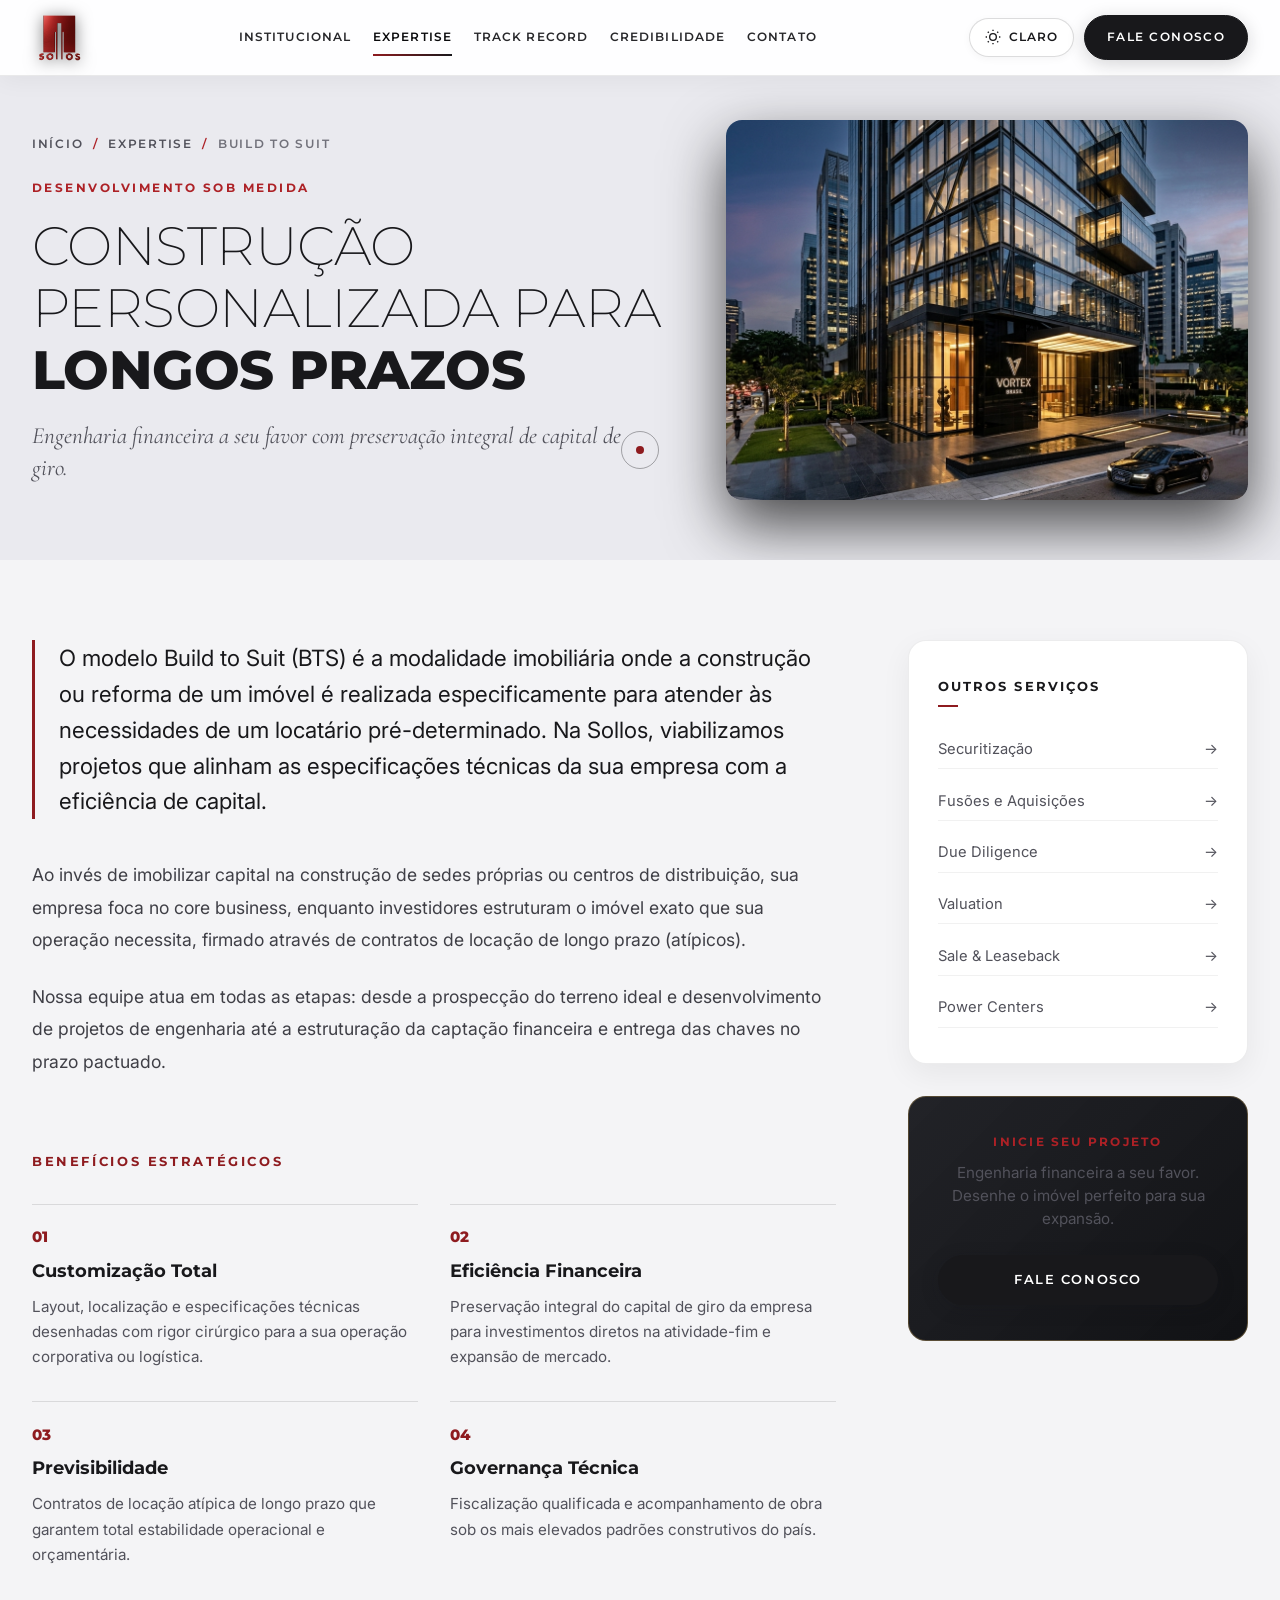
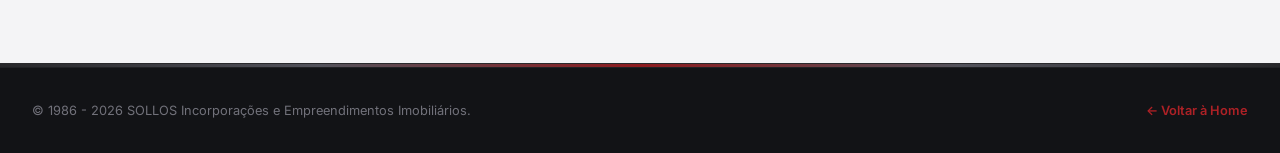
<file: servicos/build-to-suit.html>
<!DOCTYPE html>
<html lang="pt-BR" data-theme="light">
<head>
  <meta charset="UTF-8">
  <meta name="viewport" content="width=device-width, initial-scale=1.0">
  <title>Build to Suit (BTS) | SOLLOS 40 Anos</title>
  <meta name="description" content="Construção personalizada sob medida para longos prazos. Viabilização de projetos Build to Suit com engenharia financeira e preservação de capital com a SOLLOS.">
  <link rel="icon" type="image/png" href="../SOLLOS 3D (1).png">

  <!-- Inicializador Rápido de Tema (Padrão: Claro) -->
  <script>
    (function() {
      var savedTheme = localStorage.getItem('sollos-theme') || 'light';
      document.documentElement.setAttribute('data-theme', savedTheme);
    })();
  </script>

  <link rel="stylesheet" href="../css/styles.css?v=20261114-2">
  <link rel="stylesheet" href="../css/animations.css?v=20261114-2">
  <link rel="stylesheet" href="../css/service.css?v=20261114-2">
  <link rel="stylesheet" href="../css/theme.css?v=20261114-2">
</head>
<body>
  <div class="custom-cursor" aria-hidden="true"></div>
  <div class="custom-cursor-follower" aria-hidden="true"></div>

  <!-- Header -->
  <header class="site-header scrolled">
    <div class="container header-container">
      <a href="../index.html" class="header-brand">
        <img src="../SOLLOS 3D (1).png" alt="SOLLOS Logotipo" class="header-logo-img">
      </a>
      <nav>
        <ul class="nav-menu">
          <li><a href="../index.html#institucional" class="nav-link">Institucional</a></li>
          <li><a href="../index.html#expertise" class="nav-link active">Expertise</a></li>
          <li><a href="../index.html#track-record" class="nav-link">Track Record</a></li>
          <li><a href="../index.html#credibilidade" class="nav-link">Credibilidade</a></li>
          <li><a href="../index.html#contato" class="nav-link">Contato</a></li>
        </ul>
      </nav>
      <div class="header-actions">
        <button class="theme-toggle-btn" id="themeToggleBtn" aria-label="Alternar tema de cores" title="Alternar entre tema Claro e Escuro">
          <span class="theme-toggle-icon icon-sun" aria-hidden="true">
            <svg viewBox="0 0 24 24"><circle cx="12" cy="12" r="5"/><line x1="12" y1="1" x2="12" y2="3"/><line x1="12" y1="21" x2="12" y2="23"/><line x1="4.22" y1="4.22" x2="5.64" y2="5.64"/><line x1="18.36" y1="18.36" x2="19.78" y2="19.78"/><line x1="1" y1="12" x2="3" y2="12"/><line x1="21" y1="12" x2="23" y2="12"/><line x1="4.22" y1="19.78" x2="5.64" y2="18.36"/><line x1="18.36" y1="5.64" x2="19.78" y2="4.22"/></svg>
          </span>
          <span class="theme-toggle-icon icon-moon" aria-hidden="true">
            <svg viewBox="0 0 24 24"><path d="M21 12.79A9 9 0 1 1 11.21 3 7 7 0 0 0 21 12.79z"/></svg>
          </span>
          <span class="theme-toggle-label"></span>
        </button>

        <div class="magnetic-btn-wrap">
          <a href="../index.html#contato" class="btn-magnetic btn-primary">
            <span>Fale Conosco</span>
            <span class="btn-shine"></span>
          </a>
        </div>
      </div>
    </div>
  </header>


  <!-- Hero com Image Mask Reveal -->
  <section class="service-page-header">
    <div class="container">
      <div class="service-page-hero-grid">
        <div>
          <div class="service-breadcrumb">
            <a href="../index.html">Início</a>
            <span class="separator">/</span>
            <a href="../index.html#expertise">Expertise</a>
            <span class="separator">/</span>
            <span>Build to Suit</span>
          </div>
          <div class="section-eyebrow">
            <span>DESENVOLVIMENTO SOB MEDIDA</span>
          </div>
          <h1 class="service-hero-title">
            CONSTRUÇÃO PERSONALIZADA PARA <strong>LONGOS PRAZOS</strong>
          </h1>
          <p class="service-hero-subtitle">
            Engenharia financeira a seu favor com preservação integral de capital de giro.
          </p>
        </div>

        <div class="image-mask-wrap service-hero-mask-wrap revealed">
          <div class="image-mask-curtain-red"></div>
          <div class="image-mask-curtain"></div>
          <img src="../assets/images/bts.jpg" alt="Build to Suit" class="image-mask-img service-hero-mask-img">
        </div>
      </div>
    </div>
  </section>

  <!-- Conteúdo Editorial -->
  <section class="service-content-section">
    <div class="container">
      <div class="service-editorial-layout">
        <div class="service-editorial-main">
          <p class="service-lead-text">
            O modelo Build to Suit (BTS) é a modalidade imobiliária onde a construção ou reforma de um imóvel é realizada especificamente para atender às necessidades de um locatário pré-determinado. Na Sollos, viabilizamos projetos que alinham as especificações técnicas da sua empresa com a eficiência de capital.
          </p>
          <div class="service-body-text">
            <p style="margin-bottom: 1.5rem;">
              Ao invés de imobilizar capital na construção de sedes próprias ou centros de distribuição, sua empresa foca no core business, enquanto investidores estruturam o imóvel exato que sua operação necessita, firmado através de contratos de locação de longo prazo (atípicos).
            </p>
            <p>
              Nossa equipe atua em todas as etapas: desde a prospecção do terreno ideal e desenvolvimento de projetos de engenharia até a estruturação da captação financeira e entrega das chaves no prazo pactuado.
            </p>
          </div>

          <div class="service-advantages-block">
            <h3 class="service-advantages-title">BENEFÍCIOS ESTRATÉGICOS</h3>
            <div class="service-advantages-grid">
              <div class="service-advantage-item">
                <div class="service-advantage-num">01</div>
                <h4 class="service-advantage-name">Customização Total</h4>
                <p class="service-advantage-desc">Layout, localização e especificações técnicas desenhadas com rigor cirúrgico para a sua operação corporativa ou logística.</p>
              </div>
              <div class="service-advantage-item">
                <div class="service-advantage-num">02</div>
                <h4 class="service-advantage-name">Eficiência Financeira</h4>
                <p class="service-advantage-desc">Preservação integral do capital de giro da empresa para investimentos diretos na atividade-fim e expansão de mercado.</p>
              </div>
              <div class="service-advantage-item">
                <div class="service-advantage-num">03</div>
                <h4 class="service-advantage-name">Previsibilidade</h4>
                <p class="service-advantage-desc">Contratos de locação atípica de longo prazo que garantem total estabilidade operacional e orçamentária.</p>
              </div>
              <div class="service-advantage-item">
                <div class="service-advantage-num">04</div>
                <h4 class="service-advantage-name">Governança Técnica</h4>
                <p class="service-advantage-desc">Fiscalização qualificada e acompanhamento de obra sob os mais elevados padrões construtivos do país.</p>
              </div>
            </div>
          </div>
        </div>

        <!-- Sidebar Sticky -->
        <aside class="service-sidebar">
          <div class="service-sidebar-card">
            <h4 class="service-sidebar-title">OUTROS SERVIÇOS</h4>
            <ul class="service-sidebar-nav">
              <li><a href="./securitizacao.html" class="service-sidebar-link"><span>Securitização</span><span>→</span></a></li>
              <li><a href="./fusoes-aquisicoes.html" class="service-sidebar-link"><span>Fusões e Aquisições</span><span>→</span></a></li>
              <li><a href="./due-diligence.html" class="service-sidebar-link"><span>Due Diligence</span><span>→</span></a></li>
              <li><a href="./valuation.html" class="service-sidebar-link"><span>Valuation</span><span>→</span></a></li>
              <li><a href="./sale-leaseback.html" class="service-sidebar-link"><span>Sale & Leaseback</span><span>→</span></a></li>
              <li><a href="./desenvolvimento-varejo.html" class="service-sidebar-link"><span>Power Centers</span><span>→</span></a></li>
            </ul>
          </div>

          <div class="service-sidebar-cta-card">
            <h4>INICIE SEU PROJETO</h4>
            <p>Engenharia financeira a seu favor. Desenhe o imóvel perfeito para sua expansão.</p>
            <a href="../index.html#contato" class="btn-magnetic btn-primary" style="width: 100%;">
              <span>Fale Conosco</span>
              <span class="btn-shine"></span>
            </a>
          </div>
        </aside>
      </div>
    </div>
  </section>

  <!-- Rodapé -->
  <footer class="site-footer">
    <div class="footer-accent-bar"></div>
    <div class="footer-bottom">
      <div class="container footer-bottom-container">
        <div>© 1986 - 2026 SOLLOS Incorporações e Empreendimentos Imobiliários.</div>
        <div><a href="../index.html" style="color: var(--crimson-bright); font-weight: 600;">← Voltar à Home</a></div>
      </div>
    </div>
  </footer>

  <script src="../js/animations.js"></script>
  <script>
    document.querySelectorAll('.theme-toggle-btn').forEach(btn => {
      btn.addEventListener('click', () => {
        const currentTheme = document.documentElement.getAttribute('data-theme') || 'light';
        const newTheme = currentTheme === 'light' ? 'dark' : 'light';
        document.documentElement.setAttribute('data-theme', newTheme);
        localStorage.setItem('sollos-theme', newTheme);
      });
    });
  </script>
</body>
</html>
</file>
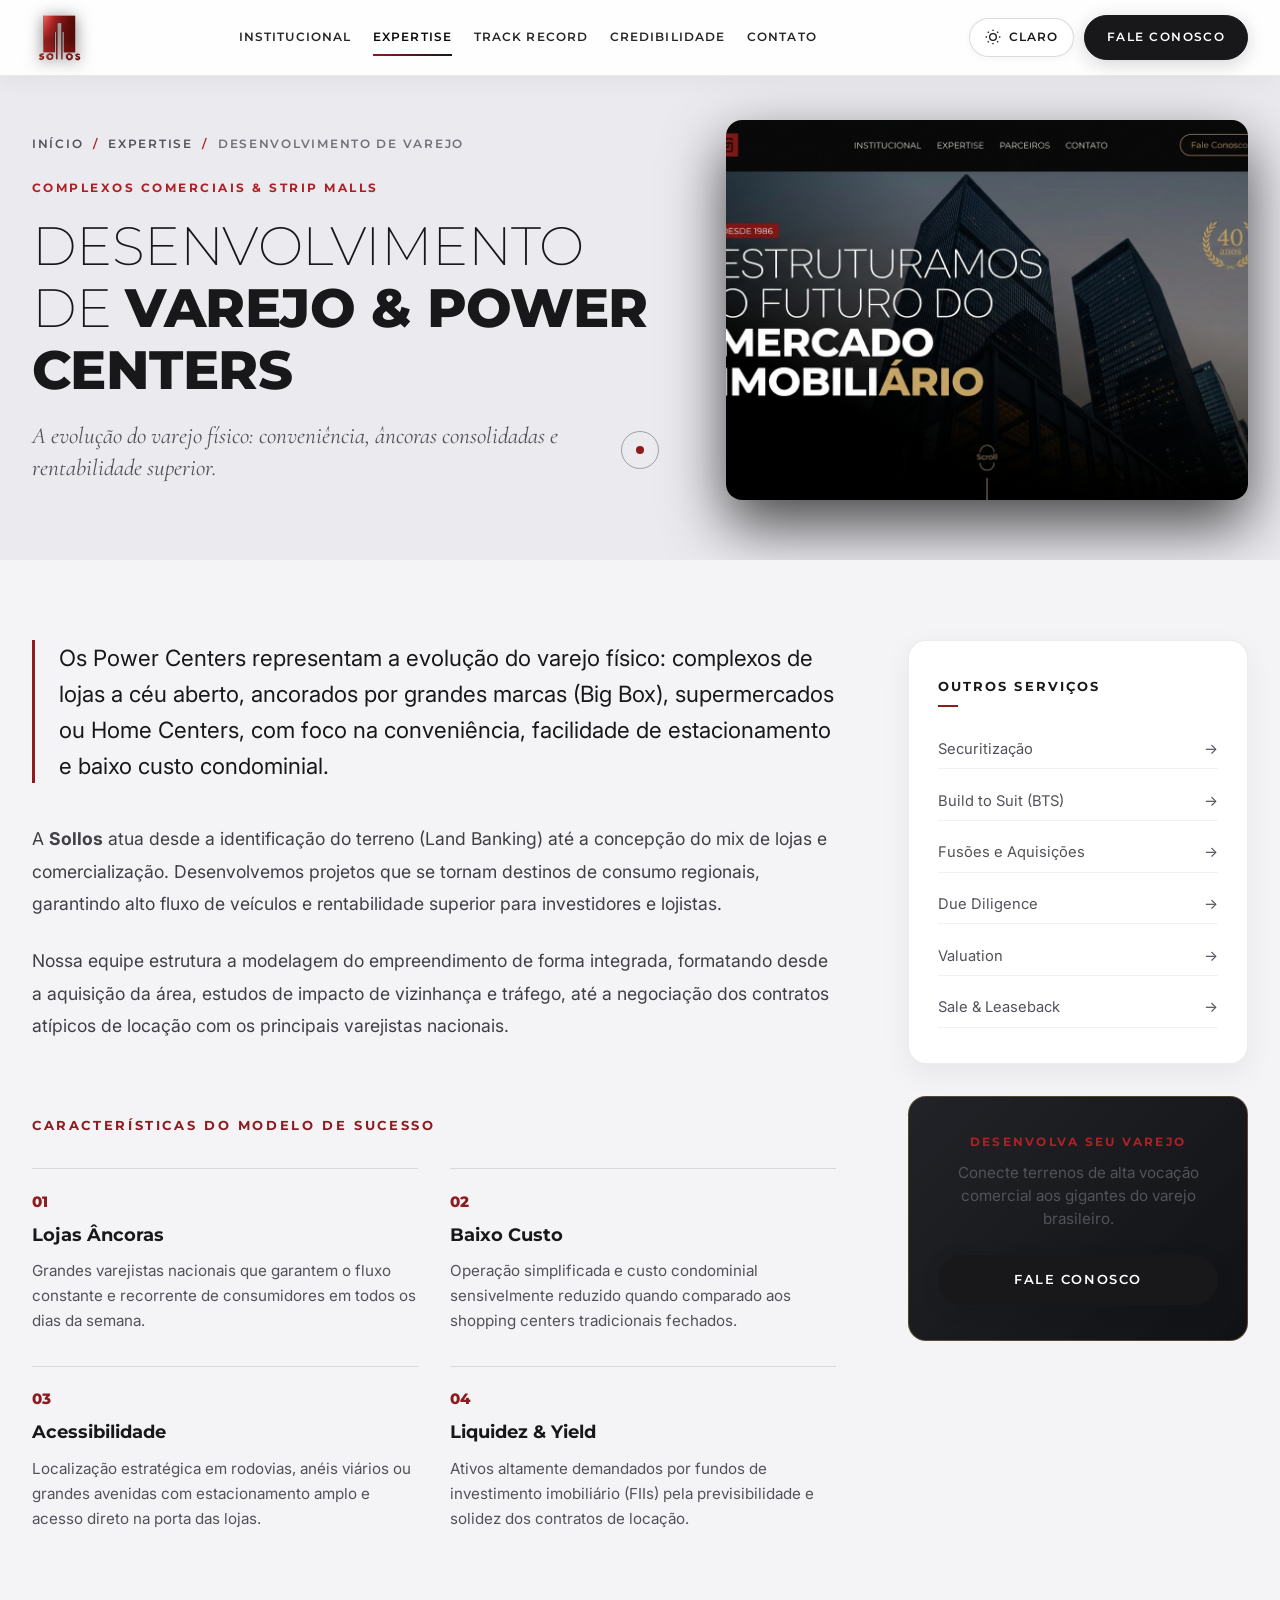
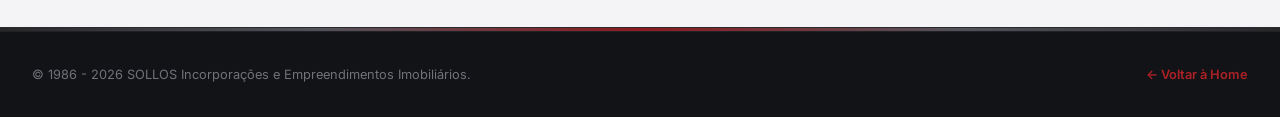
<file: servicos/desenvolvimento-varejo.html>
<!DOCTYPE html>
<html lang="pt-BR" data-theme="light">
<head>
  <meta charset="UTF-8">
  <meta name="viewport" content="width=device-width, initial-scale=1.0">
  <title>Desenvolvimento de Varejo (Power Centers & Strip Malls) | SOLLOS 40 Anos</title>
  <meta name="description" content="Complexos de varejo a céu aberto, strip malls e power centers ancorados por grandes marcas. Land banking, concepção e comercialização com a SOLLOS.">
  <link rel="icon" type="image/png" href="../SOLLOS 3D (1).png">

  <!-- Inicializador Rápido de Tema (Padrão: Claro) -->
  <script>
    (function() {
      var savedTheme = localStorage.getItem('sollos-theme') || 'light';
      document.documentElement.setAttribute('data-theme', savedTheme);
    })();
  </script>

  <link rel="stylesheet" href="../css/styles.css?v=20261114-2">
  <link rel="stylesheet" href="../css/animations.css?v=20261114-2">
  <link rel="stylesheet" href="../css/service.css?v=20261114-2">
  <link rel="stylesheet" href="../css/theme.css?v=20261114-2">
</head>
<body>
  <div class="custom-cursor" aria-hidden="true"></div>
  <div class="custom-cursor-follower" aria-hidden="true"></div>

  <!-- Header -->
  <header class="site-header scrolled">
    <div class="container header-container">
      <a href="../index.html" class="header-brand">
        <img src="../SOLLOS 3D (1).png" alt="SOLLOS Logotipo" class="header-logo-img">
      </a>
      <nav>
        <ul class="nav-menu">
          <li><a href="../index.html#institucional" class="nav-link">Institucional</a></li>
          <li><a href="../index.html#expertise" class="nav-link active">Expertise</a></li>
          <li><a href="../index.html#track-record" class="nav-link">Track Record</a></li>
          <li><a href="../index.html#credibilidade" class="nav-link">Credibilidade</a></li>
          <li><a href="../index.html#contato" class="nav-link">Contato</a></li>
        </ul>
      </nav>
      <div class="header-actions">
        <button class="theme-toggle-btn" id="themeToggleBtn" aria-label="Alternar tema de cores" title="Alternar entre tema Claro e Escuro">
          <span class="theme-toggle-icon icon-sun" aria-hidden="true">
            <svg viewBox="0 0 24 24"><circle cx="12" cy="12" r="5"/><line x1="12" y1="1" x2="12" y2="3"/><line x1="12" y1="21" x2="12" y2="23"/><line x1="4.22" y1="4.22" x2="5.64" y2="5.64"/><line x1="18.36" y1="18.36" x2="19.78" y2="19.78"/><line x1="1" y1="12" x2="3" y2="12"/><line x1="21" y1="12" x2="23" y2="12"/><line x1="4.22" y1="19.78" x2="5.64" y2="18.36"/><line x1="18.36" y1="5.64" x2="19.78" y2="4.22"/></svg>
          </span>
          <span class="theme-toggle-icon icon-moon" aria-hidden="true">
            <svg viewBox="0 0 24 24"><path d="M21 12.79A9 9 0 1 1 11.21 3 7 7 0 0 0 21 12.79z"/></svg>
          </span>
          <span class="theme-toggle-label"></span>
        </button>

        <div class="magnetic-btn-wrap">
          <a href="../index.html#contato" class="btn-magnetic btn-primary">
            <span>Fale Conosco</span>
            <span class="btn-shine"></span>
          </a>
        </div>
      </div>
    </div>
  </header>


  <!-- Hero com Image Mask Reveal -->
  <section class="service-page-header">
    <div class="container">
      <div class="service-page-hero-grid">
        <div>
          <div class="service-breadcrumb">
            <a href="../index.html">Início</a>
            <span class="separator">/</span>
            <a href="../index.html#expertise">Expertise</a>
            <span class="separator">/</span>
            <span>Desenvolvimento de Varejo</span>
          </div>
          <div class="section-eyebrow">
            <span>COMPLEXOS COMERCIAIS & STRIP MALLS</span>
          </div>
          <h1 class="service-hero-title">
            DESENVOLVIMENTO DE <strong>VAREJO & POWER CENTERS</strong>
          </h1>
          <p class="service-hero-subtitle">
            A evolução do varejo físico: conveniência, âncoras consolidadas e rentabilidade superior.
          </p>
        </div>

        <div class="image-mask-wrap service-hero-mask-wrap revealed">
          <div class="image-mask-curtain-red"></div>
          <div class="image-mask-curtain"></div>
          <img src="../assets/images/varejo.jpg" alt="Desenvolvimento de Varejo" class="image-mask-img service-hero-mask-img">
        </div>
      </div>
    </div>
  </section>

  <!-- Conteúdo Editorial -->
  <section class="service-content-section">
    <div class="container">
      <div class="service-editorial-layout">
        <div class="service-editorial-main">
          <p class="service-lead-text">
            Os Power Centers representam a evolução do varejo físico: complexos de lojas a céu aberto, ancorados por grandes marcas (Big Box), supermercados ou Home Centers, com foco na conveniência, facilidade de estacionamento e baixo custo condominial.
          </p>
          <div class="service-body-text">
            <p style="margin-bottom: 1.5rem;">
              A <strong>Sollos</strong> atua desde a identificação do terreno (Land Banking) até a concepção do mix de lojas e comercialização. Desenvolvemos projetos que se tornam destinos de consumo regionais, garantindo alto fluxo de veículos e rentabilidade superior para investidores e lojistas.
            </p>
            <p>
              Nossa equipe estrutura a modelagem do empreendimento de forma integrada, formatando desde a aquisição da área, estudos de impacto de vizinhança e tráfego, até a negociação dos contratos atípicos de locação com os principais varejistas nacionais.
            </p>
          </div>

          <div class="service-advantages-block">
            <h3 class="service-advantages-title">CARACTERÍSTICAS DO MODELO DE SUCESSO</h3>
            <div class="service-advantages-grid">
              <div class="service-advantage-item">
                <div class="service-advantage-num">01</div>
                <h4 class="service-advantage-name">Lojas Âncoras</h4>
                <p class="service-advantage-desc">Grandes varejistas nacionais que garantem o fluxo constante e recorrente de consumidores em todos os dias da semana.</p>
              </div>
              <div class="service-advantage-item">
                <div class="service-advantage-num">02</div>
                <h4 class="service-advantage-name">Baixo Custo</h4>
                <p class="service-advantage-desc">Operação simplificada e custo condominial sensivelmente reduzido quando comparado aos shopping centers tradicionais fechados.</p>
              </div>
              <div class="service-advantage-item">
                <div class="service-advantage-num">03</div>
                <h4 class="service-advantage-name">Acessibilidade</h4>
                <p class="service-advantage-desc">Localização estratégica em rodovias, anéis viários ou grandes avenidas com estacionamento amplo e acesso direto na porta das lojas.</p>
              </div>
              <div class="service-advantage-item">
                <div class="service-advantage-num">04</div>
                <h4 class="service-advantage-name">Liquidez & Yield</h4>
                <p class="service-advantage-desc">Ativos altamente demandados por fundos de investimento imobiliário (FIIs) pela previsibilidade e solidez dos contratos de locação.</p>
              </div>
            </div>
          </div>
        </div>

        <!-- Sidebar Sticky -->
        <aside class="service-sidebar">
          <div class="service-sidebar-card">
            <h4 class="service-sidebar-title">OUTROS SERVIÇOS</h4>
            <ul class="service-sidebar-nav">
              <li><a href="./securitizacao.html" class="service-sidebar-link"><span>Securitização</span><span>→</span></a></li>
              <li><a href="./build-to-suit.html" class="service-sidebar-link"><span>Build to Suit (BTS)</span><span>→</span></a></li>
              <li><a href="./fusoes-aquisicoes.html" class="service-sidebar-link"><span>Fusões e Aquisições</span><span>→</span></a></li>
              <li><a href="./due-diligence.html" class="service-sidebar-link"><span>Due Diligence</span><span>→</span></a></li>
              <li><a href="./valuation.html" class="service-sidebar-link"><span>Valuation</span><span>→</span></a></li>
              <li><a href="./sale-leaseback.html" class="service-sidebar-link"><span>Sale & Leaseback</span><span>→</span></a></li>
            </ul>
          </div>

          <div class="service-sidebar-cta-card">
            <h4>DESENVOLVA SEU VAREJO</h4>
            <p>Conecte terrenos de alta vocação comercial aos gigantes do varejo brasileiro.</p>
            <a href="../index.html#contato" class="btn-magnetic btn-primary" style="width: 100%;">
              <span>Fale Conosco</span>
              <span class="btn-shine"></span>
            </a>
          </div>
        </aside>
      </div>
    </div>
  </section>

  <!-- Rodapé -->
  <footer class="site-footer">
    <div class="footer-accent-bar"></div>
    <div class="footer-bottom">
      <div class="container footer-bottom-container">
        <div>© 1986 - 2026 SOLLOS Incorporações e Empreendimentos Imobiliários.</div>
        <div><a href="../index.html" style="color: var(--crimson-bright); font-weight: 600;">← Voltar à Home</a></div>
      </div>
    </div>
  </footer>

  <script src="../js/animations.js"></script>
  <script>
    document.querySelectorAll('.theme-toggle-btn').forEach(btn => {
      btn.addEventListener('click', () => {
        const currentTheme = document.documentElement.getAttribute('data-theme') || 'light';
        const newTheme = currentTheme === 'light' ? 'dark' : 'light';
        document.documentElement.setAttribute('data-theme', newTheme);
        localStorage.setItem('sollos-theme', newTheme);
      });
    });
  </script>
</body>
</html>
</file>
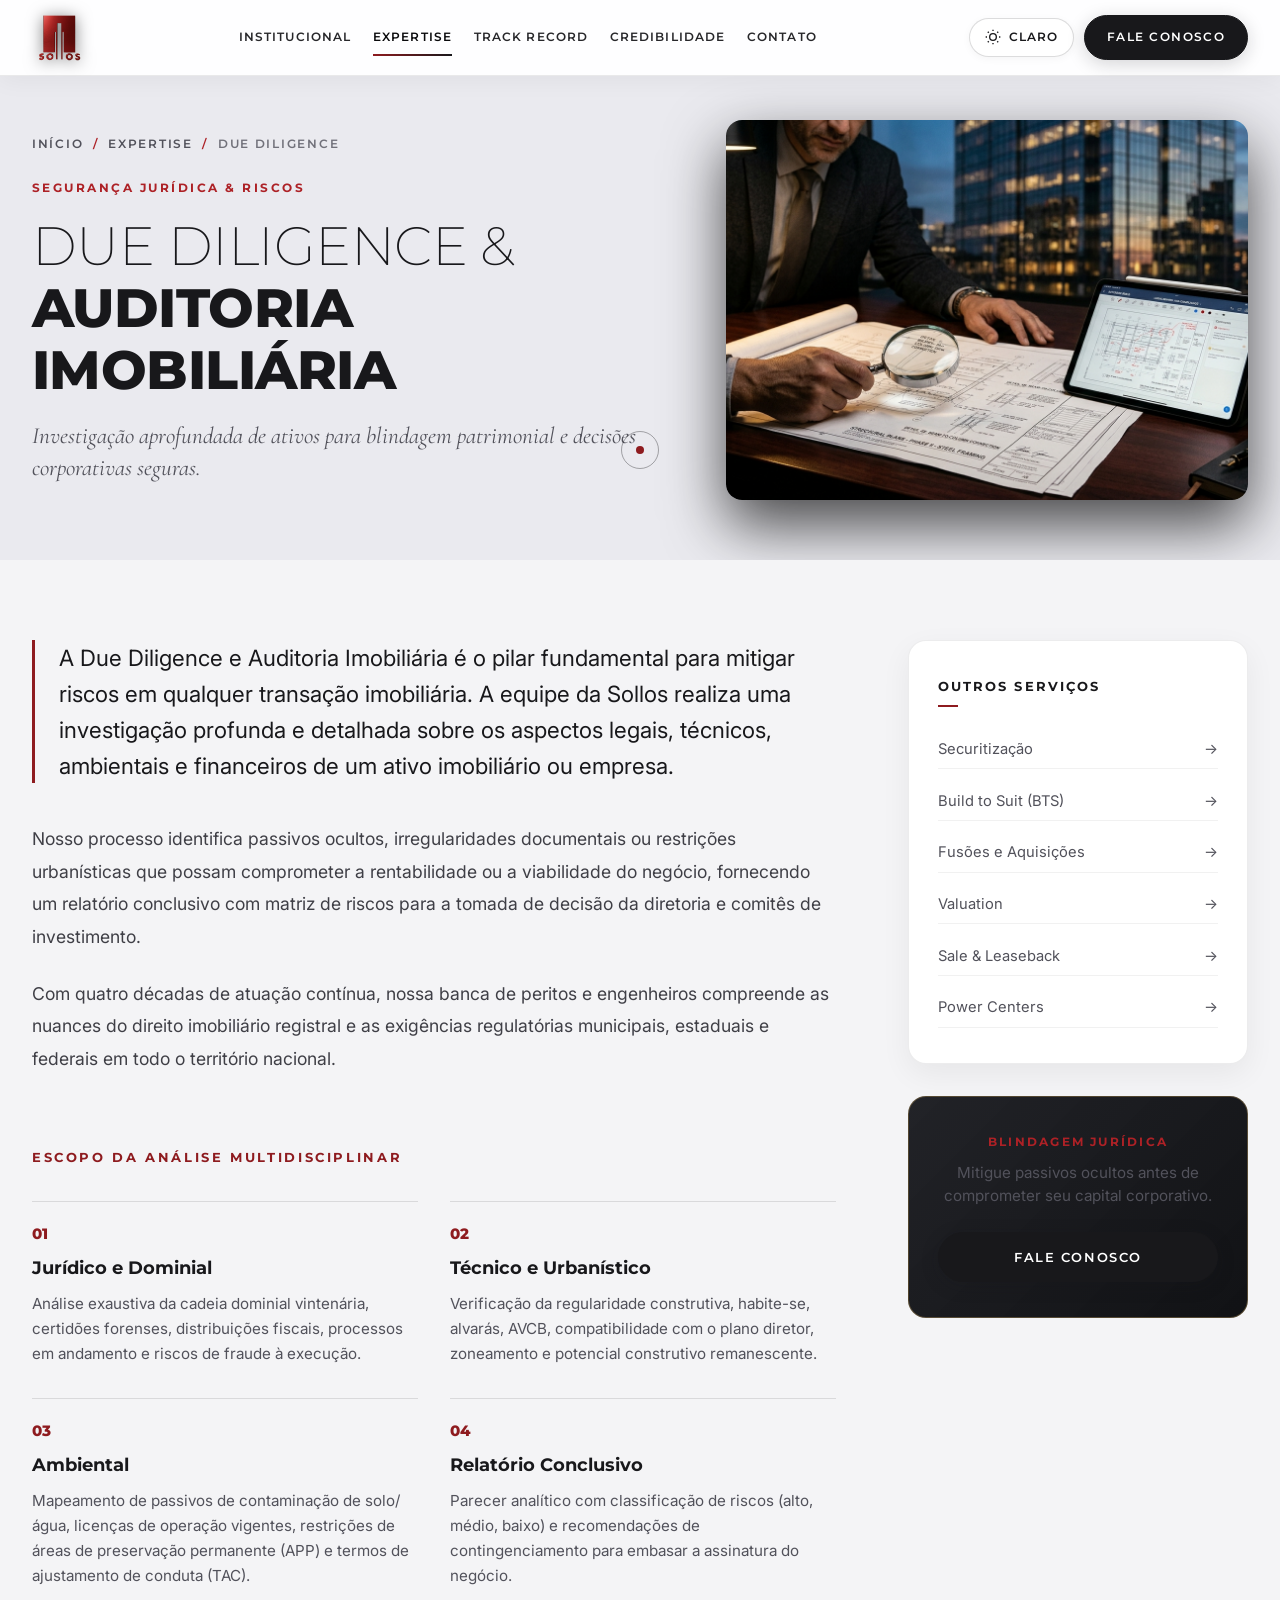
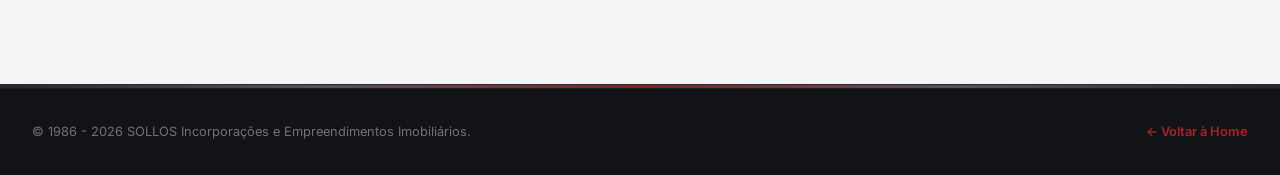
<file: servicos/due-diligence.html>
<!DOCTYPE html>
<html lang="pt-BR" data-theme="light">
<head>
  <meta charset="UTF-8">
  <meta name="viewport" content="width=device-width, initial-scale=1.0">
  <title>Due Diligence & Auditoria Imobiliária | SOLLOS 40 Anos</title>
  <meta name="description" content="Segurança jurídica, análise profunda de riscos e auditoria imobiliária multidisciplinar. Investigação legal, técnica, ambiental e financeira com a SOLLOS.">
  <link rel="icon" type="image/png" href="../SOLLOS 3D (1).png">

  <!-- Inicializador Rápido de Tema (Padrão: Claro) -->
  <script>
    (function() {
      var savedTheme = localStorage.getItem('sollos-theme') || 'light';
      document.documentElement.setAttribute('data-theme', savedTheme);
    })();
  </script>

  <link rel="stylesheet" href="../css/styles.css?v=20261114-2">
  <link rel="stylesheet" href="../css/animations.css?v=20261114-2">
  <link rel="stylesheet" href="../css/service.css?v=20261114-2">
  <link rel="stylesheet" href="../css/theme.css?v=20261114-2">
</head>
<body>
  <div class="custom-cursor" aria-hidden="true"></div>
  <div class="custom-cursor-follower" aria-hidden="true"></div>

  <!-- Header -->
  <header class="site-header scrolled">
    <div class="container header-container">
      <a href="../index.html" class="header-brand">
        <img src="../SOLLOS 3D (1).png" alt="SOLLOS Logotipo" class="header-logo-img">
      </a>
      <nav>
        <ul class="nav-menu">
          <li><a href="../index.html#institucional" class="nav-link">Institucional</a></li>
          <li><a href="../index.html#expertise" class="nav-link active">Expertise</a></li>
          <li><a href="../index.html#track-record" class="nav-link">Track Record</a></li>
          <li><a href="../index.html#credibilidade" class="nav-link">Credibilidade</a></li>
          <li><a href="../index.html#contato" class="nav-link">Contato</a></li>
        </ul>
      </nav>
      <div class="header-actions">
        <button class="theme-toggle-btn" id="themeToggleBtn" aria-label="Alternar tema de cores" title="Alternar entre tema Claro e Escuro">
          <span class="theme-toggle-icon icon-sun" aria-hidden="true">
            <svg viewBox="0 0 24 24"><circle cx="12" cy="12" r="5"/><line x1="12" y1="1" x2="12" y2="3"/><line x1="12" y1="21" x2="12" y2="23"/><line x1="4.22" y1="4.22" x2="5.64" y2="5.64"/><line x1="18.36" y1="18.36" x2="19.78" y2="19.78"/><line x1="1" y1="12" x2="3" y2="12"/><line x1="21" y1="12" x2="23" y2="12"/><line x1="4.22" y1="19.78" x2="5.64" y2="18.36"/><line x1="18.36" y1="5.64" x2="19.78" y2="4.22"/></svg>
          </span>
          <span class="theme-toggle-icon icon-moon" aria-hidden="true">
            <svg viewBox="0 0 24 24"><path d="M21 12.79A9 9 0 1 1 11.21 3 7 7 0 0 0 21 12.79z"/></svg>
          </span>
          <span class="theme-toggle-label"></span>
        </button>

        <div class="magnetic-btn-wrap">
          <a href="../index.html#contato" class="btn-magnetic btn-primary">
            <span>Fale Conosco</span>
            <span class="btn-shine"></span>
          </a>
        </div>
      </div>
    </div>
  </header>


  <!-- Hero com Image Mask Reveal -->
  <section class="service-page-header">
    <div class="container">
      <div class="service-page-hero-grid">
        <div>
          <div class="service-breadcrumb">
            <a href="../index.html">Início</a>
            <span class="separator">/</span>
            <a href="../index.html#expertise">Expertise</a>
            <span class="separator">/</span>
            <span>Due Diligence</span>
          </div>
          <div class="section-eyebrow">
            <span>SEGURANÇA JURÍDICA & RISCOS</span>
          </div>
          <h1 class="service-hero-title">
            DUE DILIGENCE & <strong>AUDITORIA IMOBILIÁRIA</strong>
          </h1>
          <p class="service-hero-subtitle">
            Investigação aprofundada de ativos para blindagem patrimonial e decisões corporativas seguras.
          </p>
        </div>

        <div class="image-mask-wrap service-hero-mask-wrap revealed">
          <div class="image-mask-curtain-red"></div>
          <div class="image-mask-curtain"></div>
          <img src="../assets/images/due-diligence.jpg" alt="Due Diligence e Auditoria" class="image-mask-img service-hero-mask-img">
        </div>
      </div>
    </div>
  </section>

  <!-- Conteúdo Editorial -->
  <section class="service-content-section">
    <div class="container">
      <div class="service-editorial-layout">
        <div class="service-editorial-main">
          <p class="service-lead-text">
            A Due Diligence e Auditoria Imobiliária é o pilar fundamental para mitigar riscos em qualquer transação imobiliária. A equipe da Sollos realiza uma investigação profunda e detalhada sobre os aspectos legais, técnicos, ambientais e financeiros de um ativo imobiliário ou empresa.
          </p>
          <div class="service-body-text">
            <p style="margin-bottom: 1.5rem;">
              Nosso processo identifica passivos ocultos, irregularidades documentais ou restrições urbanísticas que possam comprometer a rentabilidade ou a viabilidade do negócio, fornecendo um relatório conclusivo com matriz de riscos para a tomada de decisão da diretoria e comitês de investimento.
            </p>
            <p>
              Com quatro décadas de atuação contínua, nossa banca de peritos e engenheiros compreende as nuances do direito imobiliário registral e as exigências regulatórias municipais, estaduais e federais em todo o território nacional.
            </p>
          </div>

          <div class="service-advantages-block">
            <h3 class="service-advantages-title">ESCOPO DA ANÁLISE MULTIDISCIPLINAR</h3>
            <div class="service-advantages-grid">
              <div class="service-advantage-item">
                <div class="service-advantage-num">01</div>
                <h4 class="service-advantage-name">Jurídico e Dominial</h4>
                <p class="service-advantage-desc">Análise exaustiva da cadeia dominial vintenária, certidões forenses, distribuições fiscais, processos em andamento e riscos de fraude à execução.</p>
              </div>
              <div class="service-advantage-item">
                <div class="service-advantage-num">02</div>
                <h4 class="service-advantage-name">Técnico e Urbanístico</h4>
                <p class="service-advantage-desc">Verificação da regularidade construtiva, habite-se, alvarás, AVCB, compatibilidade com o plano diretor, zoneamento e potencial construtivo remanescente.</p>
              </div>
              <div class="service-advantage-item">
                <div class="service-advantage-num">03</div>
                <h4 class="service-advantage-name">Ambiental</h4>
                <p class="service-advantage-desc">Mapeamento de passivos de contaminação de solo/água, licenças de operação vigentes, restrições de áreas de preservação permanente (APP) e termos de ajustamento de conduta (TAC).</p>
              </div>
              <div class="service-advantage-item">
                <div class="service-advantage-num">04</div>
                <h4 class="service-advantage-name">Relatório Conclusivo</h4>
                <p class="service-advantage-desc">Parecer analítico com classificação de riscos (alto, médio, baixo) e recomendações de contingenciamento para embasar a assinatura do negócio.</p>
              </div>
            </div>
          </div>
        </div>

        <!-- Sidebar Sticky -->
        <aside class="service-sidebar">
          <div class="service-sidebar-card">
            <h4 class="service-sidebar-title">OUTROS SERVIÇOS</h4>
            <ul class="service-sidebar-nav">
              <li><a href="./securitizacao.html" class="service-sidebar-link"><span>Securitização</span><span>→</span></a></li>
              <li><a href="./build-to-suit.html" class="service-sidebar-link"><span>Build to Suit (BTS)</span><span>→</span></a></li>
              <li><a href="./fusoes-aquisicoes.html" class="service-sidebar-link"><span>Fusões e Aquisições</span><span>→</span></a></li>
              <li><a href="./valuation.html" class="service-sidebar-link"><span>Valuation</span><span>→</span></a></li>
              <li><a href="./sale-leaseback.html" class="service-sidebar-link"><span>Sale & Leaseback</span><span>→</span></a></li>
              <li><a href="./desenvolvimento-varejo.html" class="service-sidebar-link"><span>Power Centers</span><span>→</span></a></li>
            </ul>
          </div>

          <div class="service-sidebar-cta-card">
            <h4>BLINDAGEM JURÍDICA</h4>
            <p>Mitigue passivos ocultos antes de comprometer seu capital corporativo.</p>
            <a href="../index.html#contato" class="btn-magnetic btn-primary" style="width: 100%;">
              <span>Fale Conosco</span>
              <span class="btn-shine"></span>
            </a>
          </div>
        </aside>
      </div>
    </div>
  </section>

  <!-- Rodapé -->
  <footer class="site-footer">
    <div class="footer-accent-bar"></div>
    <div class="footer-bottom">
      <div class="container footer-bottom-container">
        <div>© 1986 - 2026 SOLLOS Incorporações e Empreendimentos Imobiliários.</div>
        <div><a href="../index.html" style="color: var(--crimson-bright); font-weight: 600;">← Voltar à Home</a></div>
      </div>
    </div>
  </footer>

  <script src="../js/animations.js"></script>
  <script>
    document.querySelectorAll('.theme-toggle-btn').forEach(btn => {
      btn.addEventListener('click', () => {
        const currentTheme = document.documentElement.getAttribute('data-theme') || 'light';
        const newTheme = currentTheme === 'light' ? 'dark' : 'light';
        document.documentElement.setAttribute('data-theme', newTheme);
        localStorage.setItem('sollos-theme', newTheme);
      });
    });
  </script>
</body>
</html>
</file>
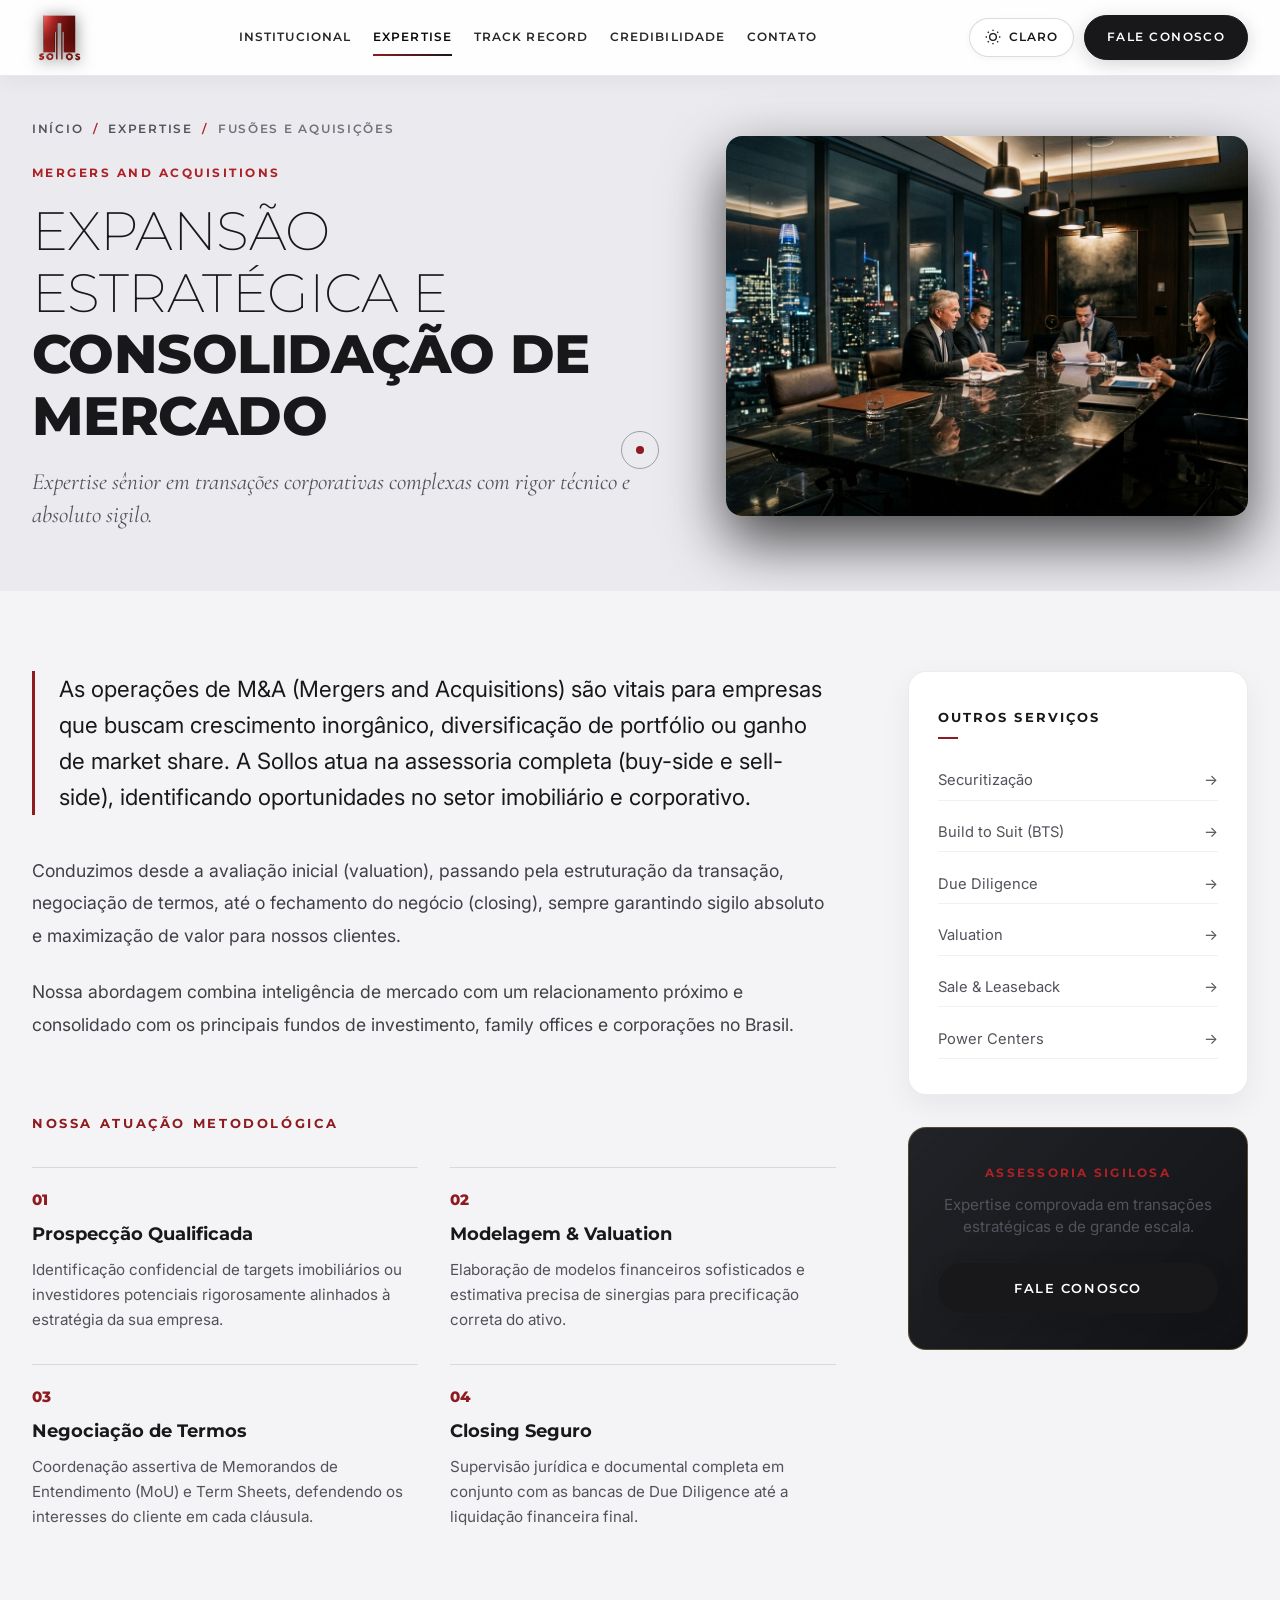
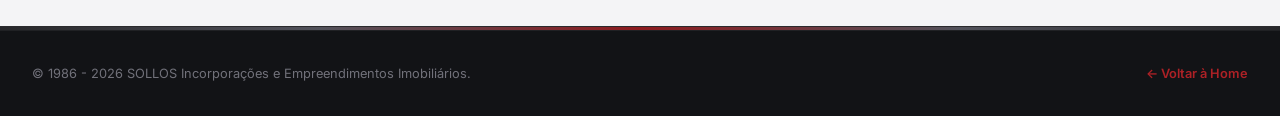
<file: servicos/fusoes-aquisicoes.html>
<!DOCTYPE html>
<html lang="pt-BR" data-theme="light">
<head>
  <meta charset="UTF-8">
  <meta name="viewport" content="width=device-width, initial-scale=1.0">
  <title>Fusões e Aquisições (M&A) | SOLLOS 40 Anos</title>
  <meta name="description" content="Expansão estratégica e consolidação de mercado no setor imobiliário e corporativo. Assessoria buy-side e sell-side com sigilo absoluto com a SOLLOS.">
  <link rel="icon" type="image/png" href="../SOLLOS 3D (1).png">

  <!-- Inicializador Rápido de Tema (Padrão: Claro) -->
  <script>
    (function() {
      var savedTheme = localStorage.getItem('sollos-theme') || 'light';
      document.documentElement.setAttribute('data-theme', savedTheme);
    })();
  </script>

  <link rel="stylesheet" href="../css/styles.css?v=20261114-2">
  <link rel="stylesheet" href="../css/animations.css?v=20261114-2">
  <link rel="stylesheet" href="../css/service.css?v=20261114-2">
  <link rel="stylesheet" href="../css/theme.css?v=20261114-2">
</head>
<body>
  <div class="custom-cursor" aria-hidden="true"></div>
  <div class="custom-cursor-follower" aria-hidden="true"></div>

  <!-- Header -->
  <header class="site-header scrolled">
    <div class="container header-container">
      <a href="../index.html" class="header-brand">
        <img src="../SOLLOS 3D (1).png" alt="SOLLOS Logotipo" class="header-logo-img">
      </a>
      <nav>
        <ul class="nav-menu">
          <li><a href="../index.html#institucional" class="nav-link">Institucional</a></li>
          <li><a href="../index.html#expertise" class="nav-link active">Expertise</a></li>
          <li><a href="../index.html#track-record" class="nav-link">Track Record</a></li>
          <li><a href="../index.html#credibilidade" class="nav-link">Credibilidade</a></li>
          <li><a href="../index.html#contato" class="nav-link">Contato</a></li>
        </ul>
      </nav>
      <div class="header-actions">
        <button class="theme-toggle-btn" id="themeToggleBtn" aria-label="Alternar tema de cores" title="Alternar entre tema Claro e Escuro">
          <span class="theme-toggle-icon icon-sun" aria-hidden="true">
            <svg viewBox="0 0 24 24"><circle cx="12" cy="12" r="5"/><line x1="12" y1="1" x2="12" y2="3"/><line x1="12" y1="21" x2="12" y2="23"/><line x1="4.22" y1="4.22" x2="5.64" y2="5.64"/><line x1="18.36" y1="18.36" x2="19.78" y2="19.78"/><line x1="1" y1="12" x2="3" y2="12"/><line x1="21" y1="12" x2="23" y2="12"/><line x1="4.22" y1="19.78" x2="5.64" y2="18.36"/><line x1="18.36" y1="5.64" x2="19.78" y2="4.22"/></svg>
          </span>
          <span class="theme-toggle-icon icon-moon" aria-hidden="true">
            <svg viewBox="0 0 24 24"><path d="M21 12.79A9 9 0 1 1 11.21 3 7 7 0 0 0 21 12.79z"/></svg>
          </span>
          <span class="theme-toggle-label"></span>
        </button>

        <div class="magnetic-btn-wrap">
          <a href="../index.html#contato" class="btn-magnetic btn-primary">
            <span>Fale Conosco</span>
            <span class="btn-shine"></span>
          </a>
        </div>
      </div>
    </div>
  </header>


  <!-- Hero com Image Mask Reveal -->
  <section class="service-page-header">
    <div class="container">
      <div class="service-page-hero-grid">
        <div>
          <div class="service-breadcrumb">
            <a href="../index.html">Início</a>
            <span class="separator">/</span>
            <a href="../index.html#expertise">Expertise</a>
            <span class="separator">/</span>
            <span>Fusões e Aquisições</span>
          </div>
          <div class="section-eyebrow">
            <span>MERGERS AND ACQUISITIONS</span>
          </div>
          <h1 class="service-hero-title">
            EXPANSÃO ESTRATÉGICA E <strong>CONSOLIDAÇÃO DE MERCADO</strong>
          </h1>
          <p class="service-hero-subtitle">
            Expertise sênior em transações corporativas complexas com rigor técnico e absoluto sigilo.
          </p>
        </div>

        <div class="image-mask-wrap service-hero-mask-wrap revealed">
          <div class="image-mask-curtain-red"></div>
          <div class="image-mask-curtain"></div>
          <img src="../assets/images/ma.jpg" alt="Fusões e Aquisições" class="image-mask-img service-hero-mask-img">
        </div>
      </div>
    </div>
  </section>

  <!-- Conteúdo Editorial -->
  <section class="service-content-section">
    <div class="container">
      <div class="service-editorial-layout">
        <div class="service-editorial-main">
          <p class="service-lead-text">
            As operações de M&A (Mergers and Acquisitions) são vitais para empresas que buscam crescimento inorgânico, diversificação de portfólio ou ganho de market share. A Sollos atua na assessoria completa (buy-side e sell-side), identificando oportunidades no setor imobiliário e corporativo.
          </p>
          <div class="service-body-text">
            <p style="margin-bottom: 1.5rem;">
              Conduzimos desde a avaliação inicial (valuation), passando pela estruturação da transação, negociação de termos, até o fechamento do negócio (closing), sempre garantindo sigilo absoluto e maximização de valor para nossos clientes.
            </p>
            <p>
              Nossa abordagem combina inteligência de mercado com um relacionamento próximo e consolidado com os principais fundos de investimento, family offices e corporações no Brasil.
            </p>
          </div>

          <div class="service-advantages-block">
            <h3 class="service-advantages-title">NOSSA ATUAÇÃO METODOLÓGICA</h3>
            <div class="service-advantages-grid">
              <div class="service-advantage-item">
                <div class="service-advantage-num">01</div>
                <h4 class="service-advantage-name">Prospecção Qualificada</h4>
                <p class="service-advantage-desc">Identificação confidencial de targets imobiliários ou investidores potenciais rigorosamente alinhados à estratégia da sua empresa.</p>
              </div>
              <div class="service-advantage-item">
                <div class="service-advantage-num">02</div>
                <h4 class="service-advantage-name">Modelagem & Valuation</h4>
                <p class="service-advantage-desc">Elaboração de modelos financeiros sofisticados e estimativa precisa de sinergias para precificação correta do ativo.</p>
              </div>
              <div class="service-advantage-item">
                <div class="service-advantage-num">03</div>
                <h4 class="service-advantage-name">Negociação de Termos</h4>
                <p class="service-advantage-desc">Coordenação assertiva de Memorandos de Entendimento (MoU) e Term Sheets, defendendo os interesses do cliente em cada cláusula.</p>
              </div>
              <div class="service-advantage-item">
                <div class="service-advantage-num">04</div>
                <h4 class="service-advantage-name">Closing Seguro</h4>
                <p class="service-advantage-desc">Supervisão jurídica e documental completa em conjunto com as bancas de Due Diligence até a liquidação financeira final.</p>
              </div>
            </div>
          </div>
        </div>

        <!-- Sidebar Sticky -->
        <aside class="service-sidebar">
          <div class="service-sidebar-card">
            <h4 class="service-sidebar-title">OUTROS SERVIÇOS</h4>
            <ul class="service-sidebar-nav">
              <li><a href="./securitizacao.html" class="service-sidebar-link"><span>Securitização</span><span>→</span></a></li>
              <li><a href="./build-to-suit.html" class="service-sidebar-link"><span>Build to Suit (BTS)</span><span>→</span></a></li>
              <li><a href="./due-diligence.html" class="service-sidebar-link"><span>Due Diligence</span><span>→</span></a></li>
              <li><a href="./valuation.html" class="service-sidebar-link"><span>Valuation</span><span>→</span></a></li>
              <li><a href="./sale-leaseback.html" class="service-sidebar-link"><span>Sale & Leaseback</span><span>→</span></a></li>
              <li><a href="./desenvolvimento-varejo.html" class="service-sidebar-link"><span>Power Centers</span><span>→</span></a></li>
            </ul>
          </div>

          <div class="service-sidebar-cta-card">
            <h4>ASSESSORIA SIGILOSA</h4>
            <p>Expertise comprovada em transações estratégicas e de grande escala.</p>
            <a href="../index.html#contato" class="btn-magnetic btn-primary" style="width: 100%;">
              <span>Fale Conosco</span>
              <span class="btn-shine"></span>
            </a>
          </div>
        </aside>
      </div>
    </div>
  </section>

  <!-- Rodapé -->
  <footer class="site-footer">
    <div class="footer-accent-bar"></div>
    <div class="footer-bottom">
      <div class="container footer-bottom-container">
        <div>© 1986 - 2026 SOLLOS Incorporações e Empreendimentos Imobiliários.</div>
        <div><a href="../index.html" style="color: var(--crimson-bright); font-weight: 600;">← Voltar à Home</a></div>
      </div>
    </div>
  </footer>

  <script src="../js/animations.js"></script>
  <script>
    document.querySelectorAll('.theme-toggle-btn').forEach(btn => {
      btn.addEventListener('click', () => {
        const currentTheme = document.documentElement.getAttribute('data-theme') || 'light';
        const newTheme = currentTheme === 'light' ? 'dark' : 'light';
        document.documentElement.setAttribute('data-theme', newTheme);
        localStorage.setItem('sollos-theme', newTheme);
      });
    });
  </script>
</body>
</html>
</file>
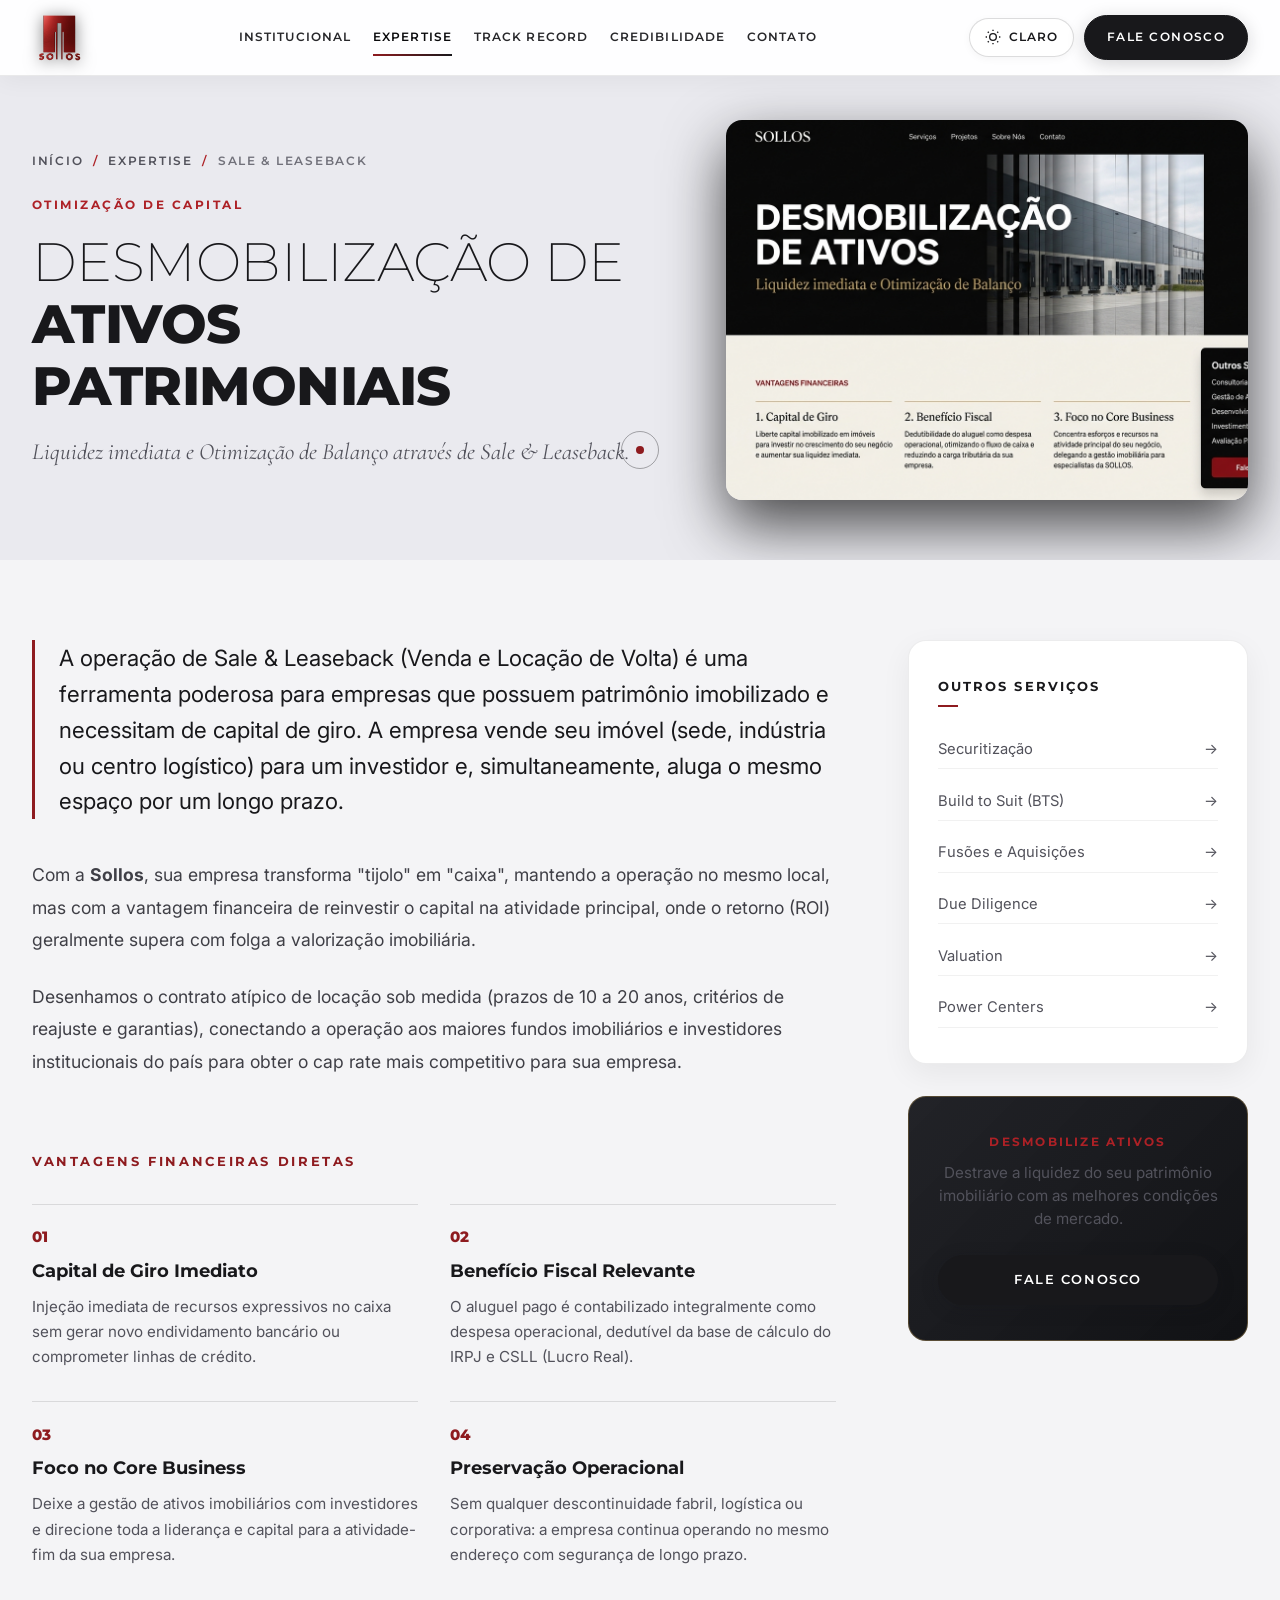
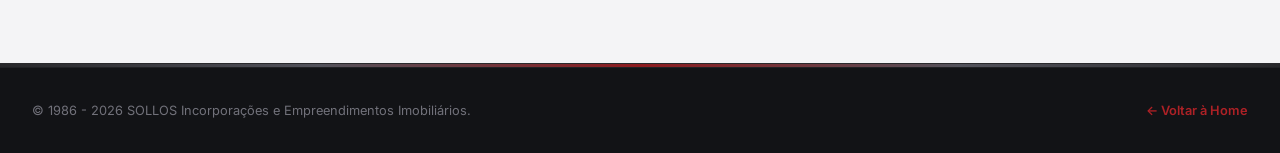
<file: servicos/sale-leaseback.html>
<!DOCTYPE html>
<html lang="pt-BR" data-theme="light">
<head>
  <meta charset="UTF-8">
  <meta name="viewport" content="width=device-width, initial-scale=1.0">
  <title>Desmobilização de Ativos (Sale & Leaseback) | SOLLOS 40 Anos</title>
  <meta name="description" content="Liquidez imediata e otimização de balanço. Transforme patrimônio imobilizado em capital de giro mantendo sua operação inalterada com a SOLLOS.">
  <link rel="icon" type="image/png" href="../SOLLOS 3D (1).png">

  <!-- Inicializador Rápido de Tema (Padrão: Claro) -->
  <script>
    (function() {
      var savedTheme = localStorage.getItem('sollos-theme') || 'light';
      document.documentElement.setAttribute('data-theme', savedTheme);
    })();
  </script>

  <link rel="stylesheet" href="../css/styles.css?v=20261114-2">
  <link rel="stylesheet" href="../css/animations.css?v=20261114-2">
  <link rel="stylesheet" href="../css/service.css?v=20261114-2">
  <link rel="stylesheet" href="../css/theme.css?v=20261114-2">
</head>
<body>
  <div class="custom-cursor" aria-hidden="true"></div>
  <div class="custom-cursor-follower" aria-hidden="true"></div>

  <!-- Header -->
  <header class="site-header scrolled">
    <div class="container header-container">
      <a href="../index.html" class="header-brand">
        <img src="../SOLLOS 3D (1).png" alt="SOLLOS Logotipo" class="header-logo-img">
      </a>
      <nav>
        <ul class="nav-menu">
          <li><a href="../index.html#institucional" class="nav-link">Institucional</a></li>
          <li><a href="../index.html#expertise" class="nav-link active">Expertise</a></li>
          <li><a href="../index.html#track-record" class="nav-link">Track Record</a></li>
          <li><a href="../index.html#credibilidade" class="nav-link">Credibilidade</a></li>
          <li><a href="../index.html#contato" class="nav-link">Contato</a></li>
        </ul>
      </nav>
      <div class="header-actions">
        <button class="theme-toggle-btn" id="themeToggleBtn" aria-label="Alternar tema de cores" title="Alternar entre tema Claro e Escuro">
          <span class="theme-toggle-icon icon-sun" aria-hidden="true">
            <svg viewBox="0 0 24 24"><circle cx="12" cy="12" r="5"/><line x1="12" y1="1" x2="12" y2="3"/><line x1="12" y1="21" x2="12" y2="23"/><line x1="4.22" y1="4.22" x2="5.64" y2="5.64"/><line x1="18.36" y1="18.36" x2="19.78" y2="19.78"/><line x1="1" y1="12" x2="3" y2="12"/><line x1="21" y1="12" x2="23" y2="12"/><line x1="4.22" y1="19.78" x2="5.64" y2="18.36"/><line x1="18.36" y1="5.64" x2="19.78" y2="4.22"/></svg>
          </span>
          <span class="theme-toggle-icon icon-moon" aria-hidden="true">
            <svg viewBox="0 0 24 24"><path d="M21 12.79A9 9 0 1 1 11.21 3 7 7 0 0 0 21 12.79z"/></svg>
          </span>
          <span class="theme-toggle-label"></span>
        </button>

        <div class="magnetic-btn-wrap">
          <a href="../index.html#contato" class="btn-magnetic btn-primary">
            <span>Fale Conosco</span>
            <span class="btn-shine"></span>
          </a>
        </div>
      </div>
    </div>
  </header>


  <!-- Hero com Image Mask Reveal -->
  <section class="service-page-header">
    <div class="container">
      <div class="service-page-hero-grid">
        <div>
          <div class="service-breadcrumb">
            <a href="../index.html">Início</a>
            <span class="separator">/</span>
            <a href="../index.html#expertise">Expertise</a>
            <span class="separator">/</span>
            <span>Sale & Leaseback</span>
          </div>
          <div class="section-eyebrow">
            <span>OTIMIZAÇÃO DE CAPITAL</span>
          </div>
          <h1 class="service-hero-title">
            DESMOBILIZAÇÃO DE <strong>ATIVOS PATRIMONIAIS</strong>
          </h1>
          <p class="service-hero-subtitle">
            Liquidez imediata e Otimização de Balanço através de Sale & Leaseback.
          </p>
        </div>

        <div class="image-mask-wrap service-hero-mask-wrap revealed">
          <div class="image-mask-curtain-red"></div>
          <div class="image-mask-curtain"></div>
          <img src="../assets/images/sale-leaseback.jpg" alt="Sale and Leaseback" class="image-mask-img service-hero-mask-img">
        </div>
      </div>
    </div>
  </section>

  <!-- Conteúdo Editorial -->
  <section class="service-content-section">
    <div class="container">
      <div class="service-editorial-layout">
        <div class="service-editorial-main">
          <p class="service-lead-text">
            A operação de Sale & Leaseback (Venda e Locação de Volta) é uma ferramenta poderosa para empresas que possuem patrimônio imobilizado e necessitam de capital de giro. A empresa vende seu imóvel (sede, indústria ou centro logístico) para um investidor e, simultaneamente, aluga o mesmo espaço por um longo prazo.
          </p>
          <div class="service-body-text">
            <p style="margin-bottom: 1.5rem;">
              Com a <strong>Sollos</strong>, sua empresa transforma "tijolo" em "caixa", mantendo a operação no mesmo local, mas com a vantagem financeira de reinvestir o capital na atividade principal, onde o retorno (ROI) geralmente supera com folga a valorização imobiliária.
            </p>
            <p>
              Desenhamos o contrato atípico de locação sob medida (prazos de 10 a 20 anos, critérios de reajuste e garantias), conectando a operação aos maiores fundos imobiliários e investidores institucionais do país para obter o cap rate mais competitivo para sua empresa.
            </p>
          </div>

          <div class="service-advantages-block">
            <h3 class="service-advantages-title">VANTAGENS FINANCEIRAS DIRETAS</h3>
            <div class="service-advantages-grid">
              <div class="service-advantage-item">
                <div class="service-advantage-num">01</div>
                <h4 class="service-advantage-name">Capital de Giro Imediato</h4>
                <p class="service-advantage-desc">Injeção imediata de recursos expressivos no caixa sem gerar novo endividamento bancário ou comprometer linhas de crédito.</p>
              </div>
              <div class="service-advantage-item">
                <div class="service-advantage-num">02</div>
                <h4 class="service-advantage-name">Benefício Fiscal Relevante</h4>
                <p class="service-advantage-desc">O aluguel pago é contabilizado integralmente como despesa operacional, dedutível da base de cálculo do IRPJ e CSLL (Lucro Real).</p>
              </div>
              <div class="service-advantage-item">
                <div class="service-advantage-num">03</div>
                <h4 class="service-advantage-name">Foco no Core Business</h4>
                <p class="service-advantage-desc">Deixe a gestão de ativos imobiliários com investidores e direcione toda a liderança e capital para a atividade-fim da sua empresa.</p>
              </div>
              <div class="service-advantage-item">
                <div class="service-advantage-num">04</div>
                <h4 class="service-advantage-name">Preservação Operacional</h4>
                <p class="service-advantage-desc">Sem qualquer descontinuidade fabril, logística ou corporativa: a empresa continua operando no mesmo endereço com segurança de longo prazo.</p>
              </div>
            </div>
          </div>
        </div>

        <!-- Sidebar Sticky -->
        <aside class="service-sidebar">
          <div class="service-sidebar-card">
            <h4 class="service-sidebar-title">OUTROS SERVIÇOS</h4>
            <ul class="service-sidebar-nav">
              <li><a href="./securitizacao.html" class="service-sidebar-link"><span>Securitização</span><span>→</span></a></li>
              <li><a href="./build-to-suit.html" class="service-sidebar-link"><span>Build to Suit (BTS)</span><span>→</span></a></li>
              <li><a href="./fusoes-aquisicoes.html" class="service-sidebar-link"><span>Fusões e Aquisições</span><span>→</span></a></li>
              <li><a href="./due-diligence.html" class="service-sidebar-link"><span>Due Diligence</span><span>→</span></a></li>
              <li><a href="./valuation.html" class="service-sidebar-link"><span>Valuation</span><span>→</span></a></li>
              <li><a href="./desenvolvimento-varejo.html" class="service-sidebar-link"><span>Power Centers</span><span>→</span></a></li>
            </ul>
          </div>

          <div class="service-sidebar-cta-card">
            <h4>DESMOBILIZE ATIVOS</h4>
            <p>Destrave a liquidez do seu patrimônio imobiliário com as melhores condições de mercado.</p>
            <a href="../index.html#contato" class="btn-magnetic btn-primary" style="width: 100%;">
              <span>Fale Conosco</span>
              <span class="btn-shine"></span>
            </a>
          </div>
        </aside>
      </div>
    </div>
  </section>

  <!-- Rodapé -->
  <footer class="site-footer">
    <div class="footer-accent-bar"></div>
    <div class="footer-bottom">
      <div class="container footer-bottom-container">
        <div>© 1986 - 2026 SOLLOS Incorporações e Empreendimentos Imobiliários.</div>
        <div><a href="../index.html" style="color: var(--crimson-bright); font-weight: 600;">← Voltar à Home</a></div>
      </div>
    </div>
  </footer>

  <script src="../js/animations.js"></script>
  <script>
    document.querySelectorAll('.theme-toggle-btn').forEach(btn => {
      btn.addEventListener('click', () => {
        const currentTheme = document.documentElement.getAttribute('data-theme') || 'light';
        const newTheme = currentTheme === 'light' ? 'dark' : 'light';
        document.documentElement.setAttribute('data-theme', newTheme);
        localStorage.setItem('sollos-theme', newTheme);
      });
    });
  </script>
</body>
</html>
</file>
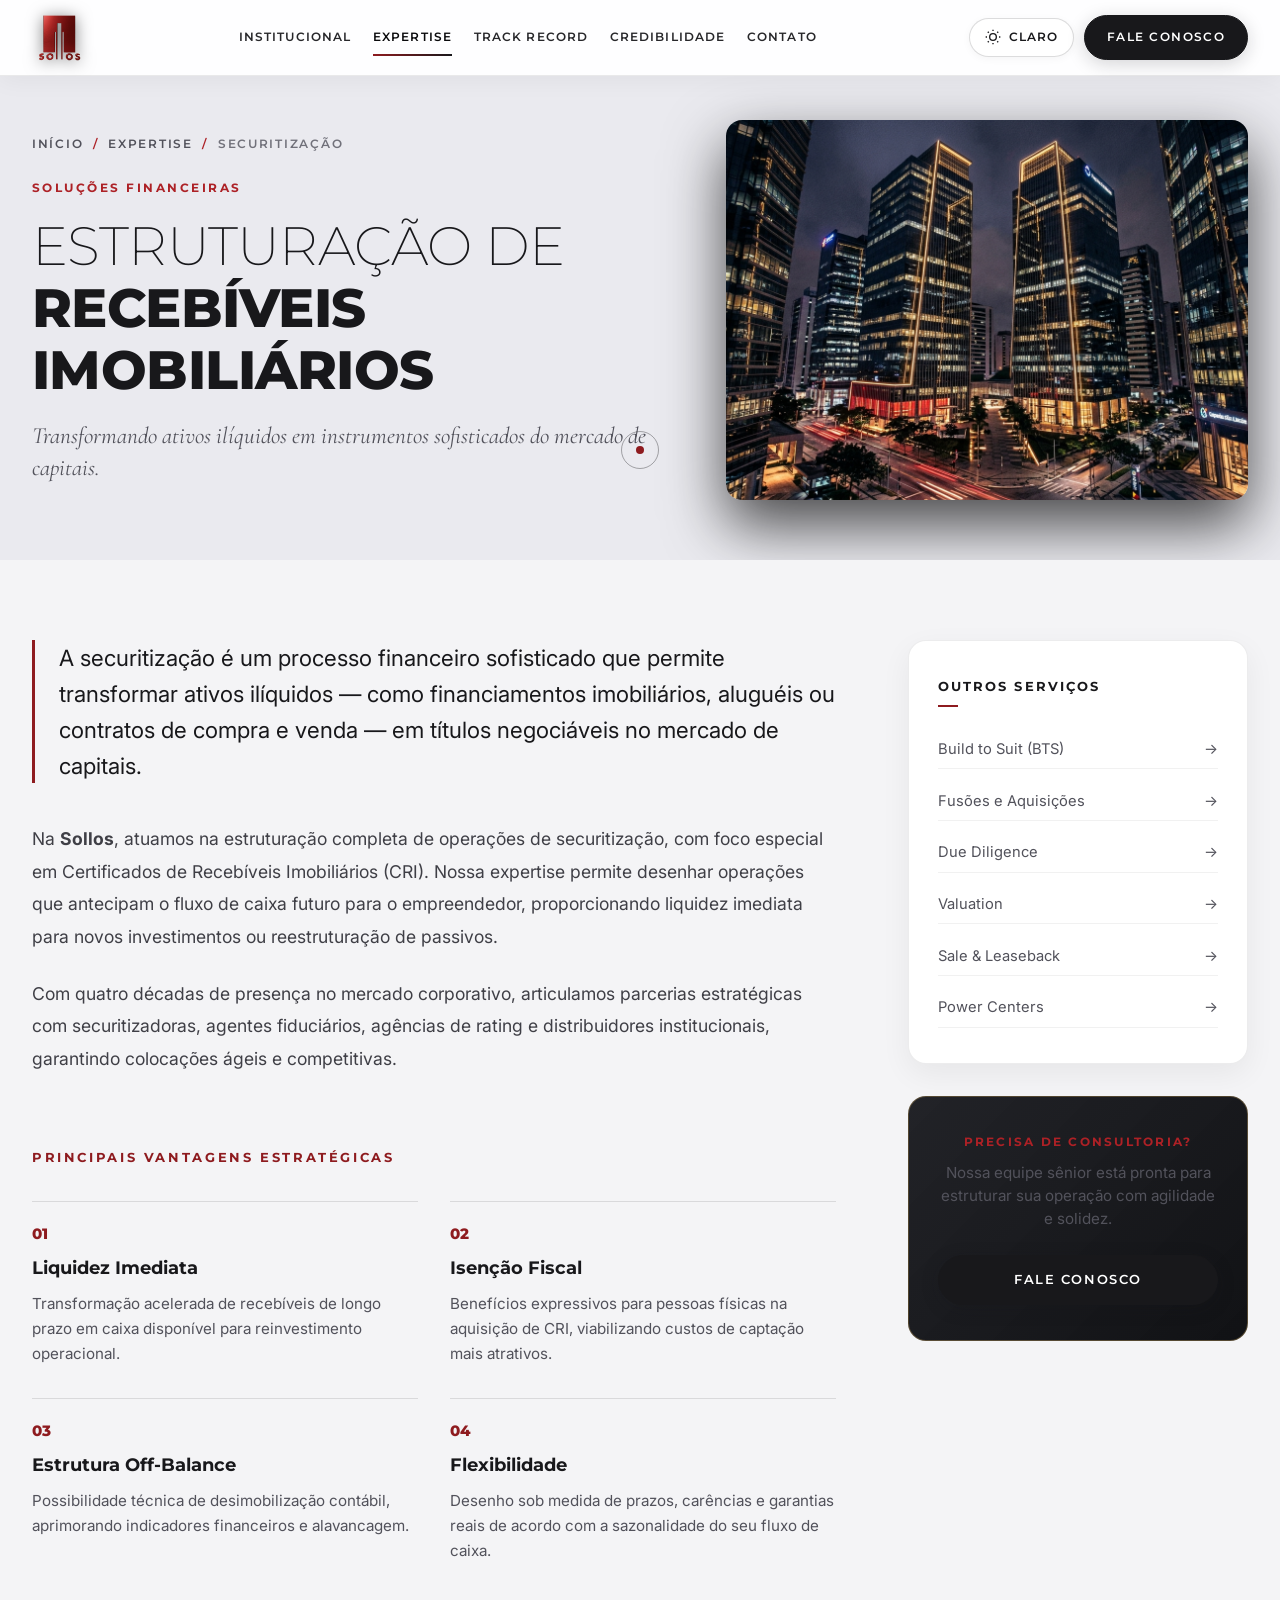
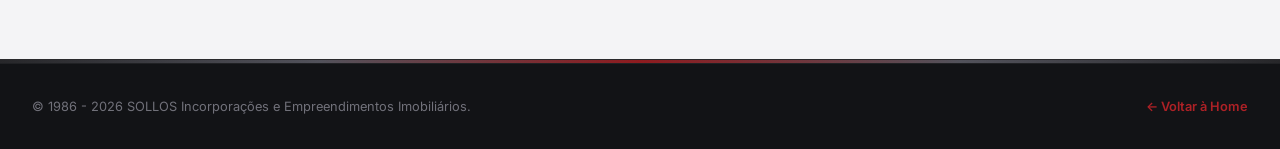
<file: servicos/securitizacao.html>
<!DOCTYPE html>
<html lang="pt-BR" data-theme="light">
<head>
  <meta charset="UTF-8">
  <meta name="viewport" content="width=device-width, initial-scale=1.0">
  <title>Securitização de Recebíveis Imobiliários (CRI) | SOLLOS 40 Anos</title>
  <meta name="description" content="Estruturação de operações de securitização e emissão de Certificados de Recebíveis Imobiliários (CRI). Antecipação de fluxo de caixa e liquidez imediata com a SOLLOS.">
  <link rel="icon" type="image/png" href="../SOLLOS 3D (1).png">

  <!-- Inicializador Rápido de Tema (Padrão: Claro) -->
  <script>
    (function() {
      var savedTheme = localStorage.getItem('sollos-theme') || 'light';
      document.documentElement.setAttribute('data-theme', savedTheme);
    })();
  </script>

  <link rel="stylesheet" href="../css/styles.css?v=20261114-2">
  <link rel="stylesheet" href="../css/animations.css?v=20261114-2">
  <link rel="stylesheet" href="../css/service.css?v=20261114-2">
  <link rel="stylesheet" href="../css/theme.css?v=20261114-2">
</head>
<body>
  <div class="custom-cursor" aria-hidden="true"></div>
  <div class="custom-cursor-follower" aria-hidden="true"></div>

  <!-- Header -->
  <header class="site-header scrolled">
    <div class="container header-container">
      <a href="../index.html" class="header-brand">
        <img src="../SOLLOS 3D (1).png" alt="SOLLOS Logotipo" class="header-logo-img">
      </a>
      <nav>
        <ul class="nav-menu">
          <li><a href="../index.html#institucional" class="nav-link">Institucional</a></li>
          <li><a href="../index.html#expertise" class="nav-link active">Expertise</a></li>
          <li><a href="../index.html#track-record" class="nav-link">Track Record</a></li>
          <li><a href="../index.html#credibilidade" class="nav-link">Credibilidade</a></li>
          <li><a href="../index.html#contato" class="nav-link">Contato</a></li>
        </ul>
      </nav>
      <div class="header-actions">
        <button class="theme-toggle-btn" id="themeToggleBtn" aria-label="Alternar tema de cores" title="Alternar entre tema Claro e Escuro">
          <span class="theme-toggle-icon icon-sun" aria-hidden="true">
            <svg viewBox="0 0 24 24"><circle cx="12" cy="12" r="5"/><line x1="12" y1="1" x2="12" y2="3"/><line x1="12" y1="21" x2="12" y2="23"/><line x1="4.22" y1="4.22" x2="5.64" y2="5.64"/><line x1="18.36" y1="18.36" x2="19.78" y2="19.78"/><line x1="1" y1="12" x2="3" y2="12"/><line x1="21" y1="12" x2="23" y2="12"/><line x1="4.22" y1="19.78" x2="5.64" y2="18.36"/><line x1="18.36" y1="5.64" x2="19.78" y2="4.22"/></svg>
          </span>
          <span class="theme-toggle-icon icon-moon" aria-hidden="true">
            <svg viewBox="0 0 24 24"><path d="M21 12.79A9 9 0 1 1 11.21 3 7 7 0 0 0 21 12.79z"/></svg>
          </span>
          <span class="theme-toggle-label"></span>
        </button>

        <div class="magnetic-btn-wrap">
          <a href="../index.html#contato" class="btn-magnetic btn-primary">
            <span>Fale Conosco</span>
            <span class="btn-shine"></span>
          </a>
        </div>
      </div>
    </div>
  </header>


  <!-- Hero com Image Mask Reveal -->
  <section class="service-page-header">
    <div class="container">
      <div class="service-page-hero-grid">
        <div>
          <div class="service-breadcrumb">
            <a href="../index.html">Início</a>
            <span class="separator">/</span>
            <a href="../index.html#expertise">Expertise</a>
            <span class="separator">/</span>
            <span>Securitização</span>
          </div>
          <div class="section-eyebrow">
            <span>SOLUÇÕES FINANCEIRAS</span>
          </div>
          <h1 class="service-hero-title">
            ESTRUTURAÇÃO DE <strong>RECEBÍVEIS IMOBILIÁRIOS</strong>
          </h1>
          <p class="service-hero-subtitle">
            Transformando ativos ilíquidos em instrumentos sofisticados do mercado de capitais.
          </p>
        </div>

        <div class="image-mask-wrap service-hero-mask-wrap revealed">
          <div class="image-mask-curtain-red"></div>
          <div class="image-mask-curtain"></div>
          <img src="../assets/images/securitizacao.jpg" alt="Securitização de Recebíveis" class="image-mask-img service-hero-mask-img">
        </div>
      </div>
    </div>
  </section>

  <!-- Conteúdo Editorial -->
  <section class="service-content-section">
    <div class="container">
      <div class="service-editorial-layout">
        <div class="service-editorial-main">
          <p class="service-lead-text">
            A securitização é um processo financeiro sofisticado que permite transformar ativos ilíquidos — como financiamentos imobiliários, aluguéis ou contratos de compra e venda — em títulos negociáveis no mercado de capitais.
          </p>
          <div class="service-body-text">
            <p style="margin-bottom: 1.5rem;">
              Na <strong>Sollos</strong>, atuamos na estruturação completa de operações de securitização, com foco especial em Certificados de Recebíveis Imobiliários (CRI). Nossa expertise permite desenhar operações que antecipam o fluxo de caixa futuro para o empreendedor, proporcionando liquidez imediata para novos investimentos ou reestruturação de passivos.
            </p>
            <p>
              Com quatro décadas de presença no mercado corporativo, articulamos parcerias estratégicas com securitizadoras, agentes fiduciários, agências de rating e distribuidores institucionais, garantindo colocações ágeis e competitivas.
            </p>
          </div>

          <div class="service-advantages-block">
            <h3 class="service-advantages-title">PRINCIPAIS VANTAGENS ESTRATÉGICAS</h3>
            <div class="service-advantages-grid">
              <div class="service-advantage-item">
                <div class="service-advantage-num">01</div>
                <h4 class="service-advantage-name">Liquidez Imediata</h4>
                <p class="service-advantage-desc">Transformação acelerada de recebíveis de longo prazo em caixa disponível para reinvestimento operacional.</p>
              </div>
              <div class="service-advantage-item">
                <div class="service-advantage-num">02</div>
                <h4 class="service-advantage-name">Isenção Fiscal</h4>
                <p class="service-advantage-desc">Benefícios expressivos para pessoas físicas na aquisição de CRI, viabilizando custos de captação mais atrativos.</p>
              </div>
              <div class="service-advantage-item">
                <div class="service-advantage-num">03</div>
                <h4 class="service-advantage-name">Estrutura Off-Balance</h4>
                <p class="service-advantage-desc">Possibilidade técnica de desimobilização contábil, aprimorando indicadores financeiros e alavancagem.</p>
              </div>
              <div class="service-advantage-item">
                <div class="service-advantage-num">04</div>
                <h4 class="service-advantage-name">Flexibilidade</h4>
                <p class="service-advantage-desc">Desenho sob medida de prazos, carências e garantias reais de acordo com a sazonalidade do seu fluxo de caixa.</p>
              </div>
            </div>
          </div>
        </div>

        <!-- Sidebar Sticky -->
        <aside class="service-sidebar">
          <div class="service-sidebar-card">
            <h4 class="service-sidebar-title">OUTROS SERVIÇOS</h4>
            <ul class="service-sidebar-nav">
              <li><a href="./build-to-suit.html" class="service-sidebar-link"><span>Build to Suit (BTS)</span><span>→</span></a></li>
              <li><a href="./fusoes-aquisicoes.html" class="service-sidebar-link"><span>Fusões e Aquisições</span><span>→</span></a></li>
              <li><a href="./due-diligence.html" class="service-sidebar-link"><span>Due Diligence</span><span>→</span></a></li>
              <li><a href="./valuation.html" class="service-sidebar-link"><span>Valuation</span><span>→</span></a></li>
              <li><a href="./sale-leaseback.html" class="service-sidebar-link"><span>Sale & Leaseback</span><span>→</span></a></li>
              <li><a href="./desenvolvimento-varejo.html" class="service-sidebar-link"><span>Power Centers</span><span>→</span></a></li>
            </ul>
          </div>

          <div class="service-sidebar-cta-card">
            <h4>PRECISA DE CONSULTORIA?</h4>
            <p>Nossa equipe sênior está pronta para estruturar sua operação com agilidade e solidez.</p>
            <a href="../index.html#contato" class="btn-magnetic btn-primary" style="width: 100%;">
              <span>Fale Conosco</span>
              <span class="btn-shine"></span>
            </a>
          </div>
        </aside>
      </div>
    </div>
  </section>

  <!-- Rodapé -->
  <footer class="site-footer">
    <div class="footer-accent-bar"></div>
    <div class="footer-bottom">
      <div class="container footer-bottom-container">
        <div>© 1986 - 2026 SOLLOS Incorporações e Empreendimentos Imobiliários.</div>
        <div><a href="../index.html" style="color: var(--crimson-bright); font-weight: 600;">← Voltar à Home</a></div>
      </div>
    </div>
  </footer>

  <script src="../js/animations.js"></script>
  <script>
    document.querySelectorAll('.theme-toggle-btn').forEach(btn => {
      btn.addEventListener('click', () => {
        const currentTheme = document.documentElement.getAttribute('data-theme') || 'light';
        const newTheme = currentTheme === 'light' ? 'dark' : 'light';
        document.documentElement.setAttribute('data-theme', newTheme);
        localStorage.setItem('sollos-theme', newTheme);
      });
    });
  </script>
</body>
</html>
</file>
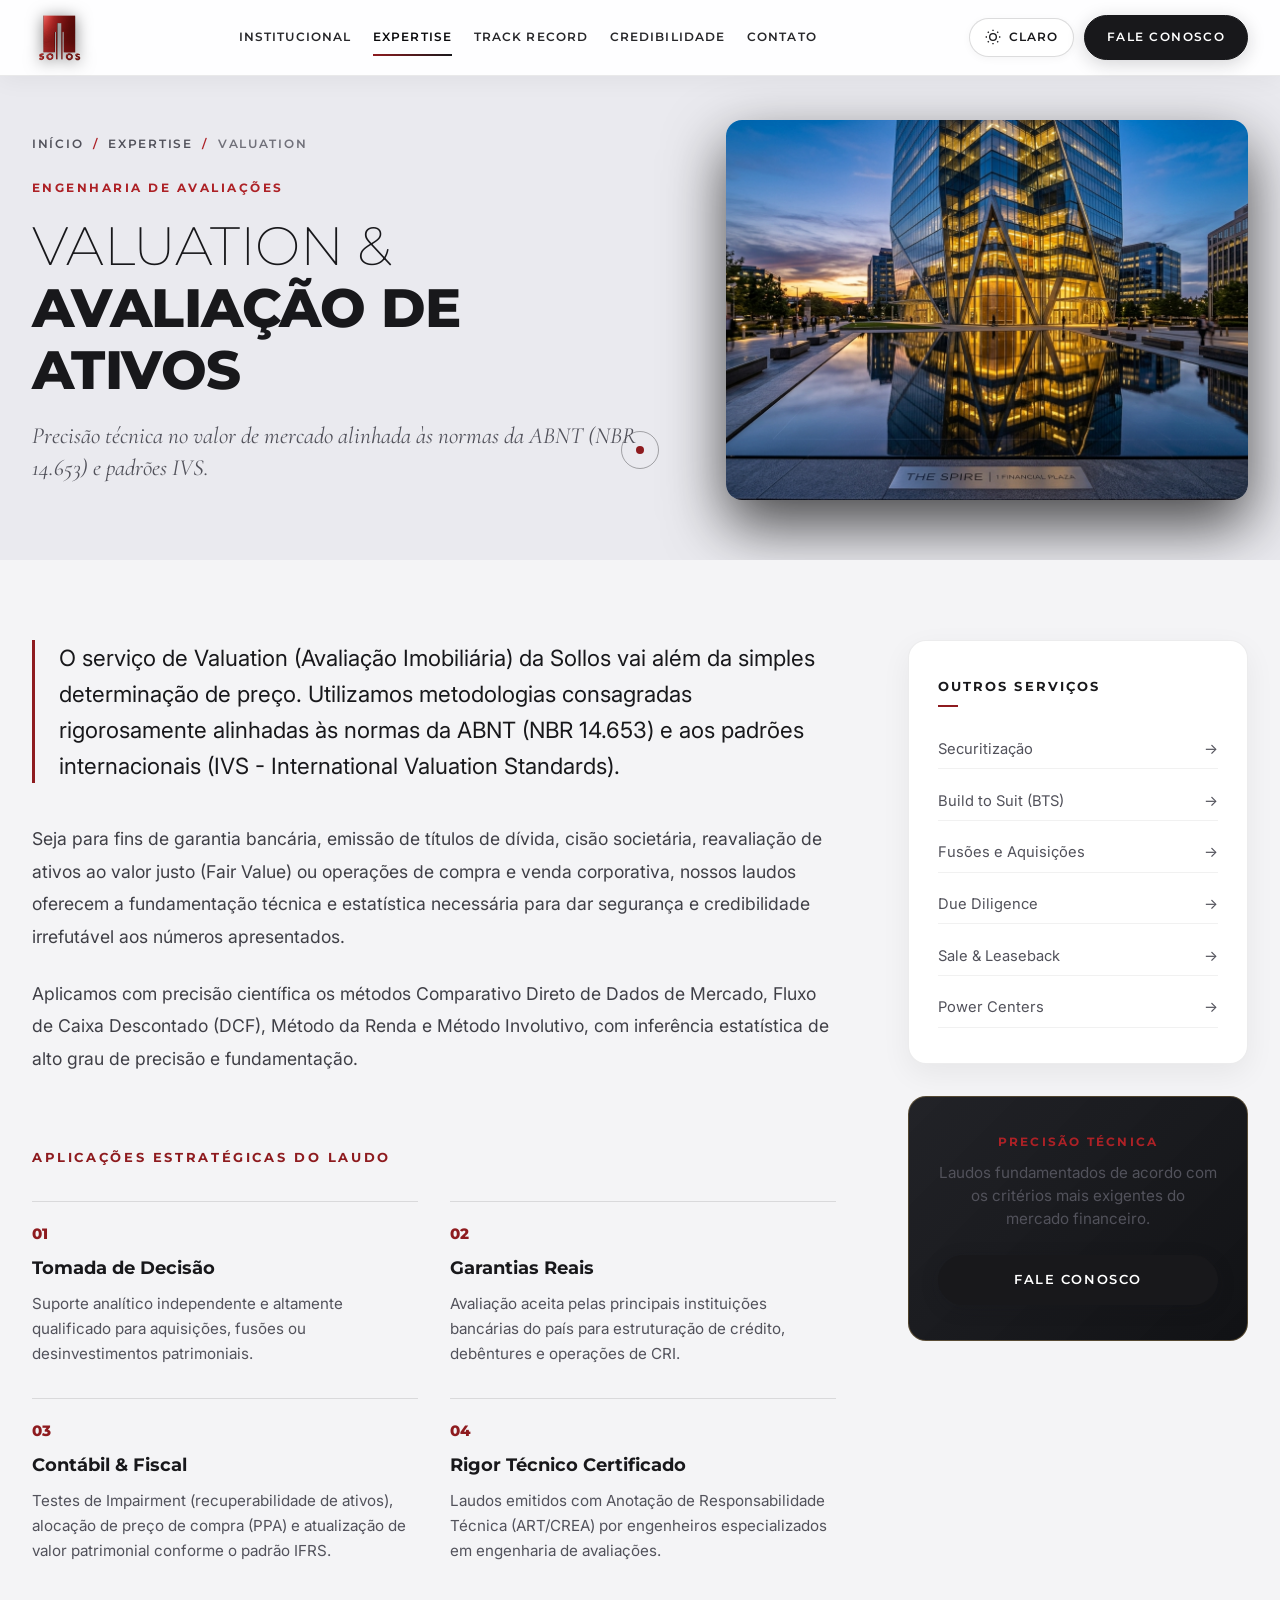
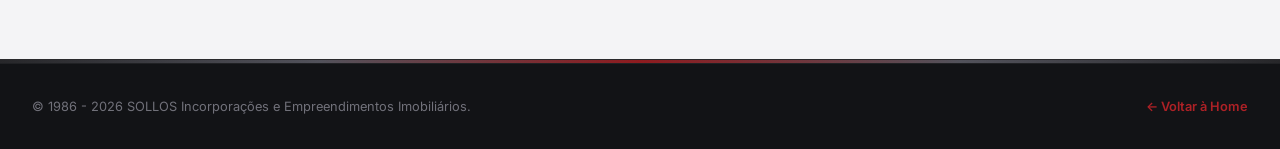
<file: servicos/valuation.html>
<!DOCTYPE html>
<html lang="pt-BR" data-theme="light">
<head>
  <meta charset="UTF-8">
  <meta name="viewport" content="width=device-width, initial-scale=1.0">
  <title>Valuation & Avaliação de Ativos (NBR 14.653) | SOLLOS 40 Anos</title>
  <meta name="description" content="Precisão técnica no valor de mercado. Laudos de avaliação patrimonial em conformidade com as normas da ABNT NBR 14.653 e padrões internacionais IVS com a SOLLOS.">
  <link rel="icon" type="image/png" href="../SOLLOS 3D (1).png">

  <!-- Inicializador Rápido de Tema (Padrão: Claro) -->
  <script>
    (function() {
      var savedTheme = localStorage.getItem('sollos-theme') || 'light';
      document.documentElement.setAttribute('data-theme', savedTheme);
    })();
  </script>

  <link rel="stylesheet" href="../css/styles.css?v=20261114-2">
  <link rel="stylesheet" href="../css/animations.css?v=20261114-2">
  <link rel="stylesheet" href="../css/service.css?v=20261114-2">
  <link rel="stylesheet" href="../css/theme.css?v=20261114-2">
</head>
<body>
  <div class="custom-cursor" aria-hidden="true"></div>
  <div class="custom-cursor-follower" aria-hidden="true"></div>

  <!-- Header -->
  <header class="site-header scrolled">
    <div class="container header-container">
      <a href="../index.html" class="header-brand">
        <img src="../SOLLOS 3D (1).png" alt="SOLLOS Logotipo" class="header-logo-img">
      </a>
      <nav>
        <ul class="nav-menu">
          <li><a href="../index.html#institucional" class="nav-link">Institucional</a></li>
          <li><a href="../index.html#expertise" class="nav-link active">Expertise</a></li>
          <li><a href="../index.html#track-record" class="nav-link">Track Record</a></li>
          <li><a href="../index.html#credibilidade" class="nav-link">Credibilidade</a></li>
          <li><a href="../index.html#contato" class="nav-link">Contato</a></li>
        </ul>
      </nav>
      <div class="header-actions">
        <button class="theme-toggle-btn" id="themeToggleBtn" aria-label="Alternar tema de cores" title="Alternar entre tema Claro e Escuro">
          <span class="theme-toggle-icon icon-sun" aria-hidden="true">
            <svg viewBox="0 0 24 24"><circle cx="12" cy="12" r="5"/><line x1="12" y1="1" x2="12" y2="3"/><line x1="12" y1="21" x2="12" y2="23"/><line x1="4.22" y1="4.22" x2="5.64" y2="5.64"/><line x1="18.36" y1="18.36" x2="19.78" y2="19.78"/><line x1="1" y1="12" x2="3" y2="12"/><line x1="21" y1="12" x2="23" y2="12"/><line x1="4.22" y1="19.78" x2="5.64" y2="18.36"/><line x1="18.36" y1="5.64" x2="19.78" y2="4.22"/></svg>
          </span>
          <span class="theme-toggle-icon icon-moon" aria-hidden="true">
            <svg viewBox="0 0 24 24"><path d="M21 12.79A9 9 0 1 1 11.21 3 7 7 0 0 0 21 12.79z"/></svg>
          </span>
          <span class="theme-toggle-label"></span>
        </button>

        <div class="magnetic-btn-wrap">
          <a href="../index.html#contato" class="btn-magnetic btn-primary">
            <span>Fale Conosco</span>
            <span class="btn-shine"></span>
          </a>
        </div>
      </div>
    </div>
  </header>


  <!-- Hero com Image Mask Reveal -->
  <section class="service-page-header">
    <div class="container">
      <div class="service-page-hero-grid">
        <div>
          <div class="service-breadcrumb">
            <a href="../index.html">Início</a>
            <span class="separator">/</span>
            <a href="../index.html#expertise">Expertise</a>
            <span class="separator">/</span>
            <span>Valuation</span>
          </div>
          <div class="section-eyebrow">
            <span>ENGENHARIA DE AVALIAÇÕES</span>
          </div>
          <h1 class="service-hero-title">
            VALUATION & <strong>AVALIAÇÃO DE ATIVOS</strong>
          </h1>
          <p class="service-hero-subtitle">
            Precisão técnica no valor de mercado alinhada às normas da ABNT (NBR 14.653) e padrões IVS.
          </p>
        </div>

        <div class="image-mask-wrap service-hero-mask-wrap revealed">
          <div class="image-mask-curtain-red"></div>
          <div class="image-mask-curtain"></div>
          <img src="../assets/images/valuation.jpg" alt="Valuation e Avaliação de Ativos" class="image-mask-img service-hero-mask-img">
        </div>
      </div>
    </div>
  </section>

  <!-- Conteúdo Editorial -->
  <section class="service-content-section">
    <div class="container">
      <div class="service-editorial-layout">
        <div class="service-editorial-main">
          <p class="service-lead-text">
            O serviço de Valuation (Avaliação Imobiliária) da Sollos vai além da simples determinação de preço. Utilizamos metodologias consagradas rigorosamente alinhadas às normas da ABNT (NBR 14.653) e aos padrões internacionais (IVS - International Valuation Standards).
          </p>
          <div class="service-body-text">
            <p style="margin-bottom: 1.5rem;">
              Seja para fins de garantia bancária, emissão de títulos de dívida, cisão societária, reavaliação de ativos ao valor justo (Fair Value) ou operações de compra e venda corporativa, nossos laudos oferecem a fundamentação técnica e estatística necessária para dar segurança e credibilidade irrefutável aos números apresentados.
            </p>
            <p>
              Aplicamos com precisão científica os métodos Comparativo Direto de Dados de Mercado, Fluxo de Caixa Descontado (DCF), Método da Renda e Método Involutivo, com inferência estatística de alto grau de precisão e fundamentação.
            </p>
          </div>

          <div class="service-advantages-block">
            <h3 class="service-advantages-title">APLICAÇÕES ESTRATÉGICAS DO LAUDO</h3>
            <div class="service-advantages-grid">
              <div class="service-advantage-item">
                <div class="service-advantage-num">01</div>
                <h4 class="service-advantage-name">Tomada de Decisão</h4>
                <p class="service-advantage-desc">Suporte analítico independente e altamente qualificado para aquisições, fusões ou desinvestimentos patrimoniais.</p>
              </div>
              <div class="service-advantage-item">
                <div class="service-advantage-num">02</div>
                <h4 class="service-advantage-name">Garantias Reais</h4>
                <p class="service-advantage-desc">Avaliação aceita pelas principais instituições bancárias do país para estruturação de crédito, debêntures e operações de CRI.</p>
              </div>
              <div class="service-advantage-item">
                <div class="service-advantage-num">03</div>
                <h4 class="service-advantage-name">Contábil & Fiscal</h4>
                <p class="service-advantage-desc">Testes de Impairment (recuperabilidade de ativos), alocação de preço de compra (PPA) e atualização de valor patrimonial conforme o padrão IFRS.</p>
              </div>
              <div class="service-advantage-item">
                <div class="service-advantage-num">04</div>
                <h4 class="service-advantage-name">Rigor Técnico Certificado</h4>
                <p class="service-advantage-desc">Laudos emitidos com Anotação de Responsabilidade Técnica (ART/CREA) por engenheiros especializados em engenharia de avaliações.</p>
              </div>
            </div>
          </div>
        </div>

        <!-- Sidebar Sticky -->
        <aside class="service-sidebar">
          <div class="service-sidebar-card">
            <h4 class="service-sidebar-title">OUTROS SERVIÇOS</h4>
            <ul class="service-sidebar-nav">
              <li><a href="./securitizacao.html" class="service-sidebar-link"><span>Securitização</span><span>→</span></a></li>
              <li><a href="./build-to-suit.html" class="service-sidebar-link"><span>Build to Suit (BTS)</span><span>→</span></a></li>
              <li><a href="./fusoes-aquisicoes.html" class="service-sidebar-link"><span>Fusões e Aquisições</span><span>→</span></a></li>
              <li><a href="./due-diligence.html" class="service-sidebar-link"><span>Due Diligence</span><span>→</span></a></li>
              <li><a href="./sale-leaseback.html" class="service-sidebar-link"><span>Sale & Leaseback</span><span>→</span></a></li>
              <li><a href="./desenvolvimento-varejo.html" class="service-sidebar-link"><span>Power Centers</span><span>→</span></a></li>
            </ul>
          </div>

          <div class="service-sidebar-cta-card">
            <h4>PRECISÃO TÉCNICA</h4>
            <p>Laudos fundamentados de acordo com os critérios mais exigentes do mercado financeiro.</p>
            <a href="../index.html#contato" class="btn-magnetic btn-primary" style="width: 100%;">
              <span>Fale Conosco</span>
              <span class="btn-shine"></span>
            </a>
          </div>
        </aside>
      </div>
    </div>
  </section>

  <!-- Rodapé -->
  <footer class="site-footer">
    <div class="footer-accent-bar"></div>
    <div class="footer-bottom">
      <div class="container footer-bottom-container">
        <div>© 1986 - 2026 SOLLOS Incorporações e Empreendimentos Imobiliários.</div>
        <div><a href="../index.html" style="color: var(--crimson-bright); font-weight: 600;">← Voltar à Home</a></div>
      </div>
    </div>
  </footer>

  <script src="../js/animations.js"></script>
  <script>
    document.querySelectorAll('.theme-toggle-btn').forEach(btn => {
      btn.addEventListener('click', () => {
        const currentTheme = document.documentElement.getAttribute('data-theme') || 'light';
        const newTheme = currentTheme === 'light' ? 'dark' : 'light';
        document.documentElement.setAttribute('data-theme', newTheme);
        localStorage.setItem('sollos-theme', newTheme);
      });
    });
  </script>
</body>
</html>
</file>
<file: css/styles.css>
/* ==========================================================================
   SOLLOS INCORPORAÇÕES & EMPREENDIMENTOS IMOBILIÁRIOS - 40 ANOS (1986 - 2026)
   DESIGN SYSTEM & CORE STYLES
   ========================================================================== */

@import url('https://fonts.googleapis.com/css2?family=Cormorant+Garamond:ital,wght@0,300;0,400;0,600;1,400&family=Inter:wght@300;400;500;600;700&family=Montserrat:ital,wght@0,100;0,200;0,300;0,400;0,600;0,700;0,800;0,900;1,300;1,800&display=swap');

:root {
  /* Cores Primárias e Secundárias */
  --bg-deep: #060607;
  --bg-surface: #0c0d0e;
  --bg-card: rgba(18, 19, 22, 0.72);
  --bg-card-hover: rgba(26, 28, 33, 0.9);
  --bg-glass: rgba(14, 15, 18, 0.65);
  
  /* Marca: Vermelho Nobre & Dourado 40 Anos */
  --crimson: #8E1B1F;
  --crimson-bright: #ad2126;
  --crimson-glow: rgba(142, 27, 31, 0.35);
  --crimson-subtle: rgba(142, 27, 31, 0.12);
  
  --gold: #C6A15B;
  --gold-light: #E7CF9B;
  --gold-dark: #917032;
  --gold-gradient: linear-gradient(135deg, #E7CF9B 0%, #C6A15B 50%, #917032 100%);
  --gold-glow: rgba(198, 161, 91, 0.25);
  
  /* Textos & Neutros */
  --text-pure: #FFFFFF;
  --text-primary: #F2F2F4;
  --text-secondary: #9B9DA5;
  --text-muted: #5C5E67;
  --text-dark: #121316;
  
  --paper-bg: #F7F5F0;
  --paper-card: #FFFFFF;
  --paper-border: #E5E1D8;
  
  --border-subtle: rgba(255, 255, 255, 0.08);
  --border-gold: rgba(198, 161, 91, 0.3);
  --border-crimson: rgba(142, 27, 31, 0.4);

  /* Tipografia */
  --font-heading: 'Montserrat', -apple-system, BlinkMacSystemFont, sans-serif;
  --font-body: 'Inter', -apple-system, BlinkMacSystemFont, sans-serif;
  --font-serif: 'Cormorant Garamond', Georgia, serif;

  /* Transições & Easing */
  --ease-out-expo: cubic-bezier(0.16, 1, 0.3, 1);
  --ease-in-out-smooth: cubic-bezier(0.65, 0, 0.35, 1);
  --transition-fast: 0.2s cubic-bezier(0.16, 1, 0.3, 1);
  --transition-normal: 0.45s cubic-bezier(0.16, 1, 0.3, 1);
  --transition-slow: 0.8s cubic-bezier(0.16, 1, 0.3, 1);
  
  --nav-height: 90px;
}


/* Reset Global */
*, *::before, *::after {
  box-sizing: border-box;
  margin: 0;
  padding: 0;
}

html {
  font-size: 16px;
  scroll-behavior: auto; /* Controlado pelo smooth scroll */
  background-color: var(--bg-deep);
  color: var(--text-primary);
  font-family: var(--font-body);
  text-rendering: optimizeLegibility;
  -webkit-font-smoothing: antialiased;
  -moz-osx-font-smoothing: grayscale;
  overflow-x: hidden;
}

body {
  min-height: 100vh;
  background-color: var(--bg-deep);
  color: var(--text-primary);
  line-height: 1.65;
  overflow-x: hidden;
  position: relative;
  cursor: default;
}

/* Custom Selection */
::selection {
  background-color: var(--crimson);
  color: #FFFFFF;
}

img, video {
  max-width: 100%;
  height: auto;
  display: block;
}

a {
  color: inherit;
  text-decoration: none;
  transition: color var(--transition-fast);
}

button {
  background: none;
  border: none;
  font: inherit;
  color: inherit;
  cursor: pointer;
  outline: none;
}

/* Container Centralizado */
.container {
  width: 100%;
  max-width: 1360px;
  margin: 0 auto;
  padding: 0 2rem;
}

.container-narrow {
  width: 100%;
  max-width: 1080px;
  margin: 0 auto;
  padding: 0 2rem;
}

/* ==========================================================================
   CURSOR PERSONALIZADO & MOUSE FOLLOW
   ========================================================================== */
.custom-cursor {
  position: fixed;
  top: 0;
  left: 0;
  width: 8px;
  height: 8px;
  background: var(--gold);
  border-radius: 50%;
  pointer-events: none;
  z-index: 99999;
  transform: translate(-50%, -50%);
  transition: width 0.3s var(--ease-out-expo), height 0.3s var(--ease-out-expo), background-color 0.3s ease, opacity 0.3s ease;
  will-change: transform;
}

.custom-cursor-follower {
  position: fixed;
  top: 0;
  left: 0;
  width: 38px;
  height: 38px;
  border: 1px solid rgba(198, 161, 91, 0.45);
  border-radius: 50%;
  pointer-events: none;
  z-index: 99998;
  transform: translate(-50%, -50%);
  transition: width 0.35s var(--ease-out-expo), height 0.35s var(--ease-out-expo), border-color 0.3s ease, background 0.3s ease;
  will-change: transform;
}

.custom-cursor-follower.hovered {
  width: 64px;
  height: 64px;
  border-color: var(--gold);
  background: rgba(198, 161, 91, 0.08);
  backdrop-filter: blur(2px);
}

.custom-cursor-follower.hovered-card {
  width: 80px;
  height: 80px;
  border-color: var(--crimson-bright);
  background: rgba(142, 27, 31, 0.15);
}

.custom-cursor-text {
  position: absolute;
  top: 50%;
  left: 50%;
  transform: translate(-50%, -50%);
  font-family: var(--font-heading);
  font-size: 0.65rem;
  letter-spacing: 0.15em;
  text-transform: uppercase;
  color: #fff;
  font-weight: 700;
  opacity: 0;
  pointer-events: none;
  transition: opacity 0.25s ease;
  white-space: nowrap;
}

.custom-cursor-follower.hovered-card .custom-cursor-text {
  opacity: 1;
}

/* Mouse Spotlight Background Glow */
.mouse-spotlight {
  position: fixed;
  top: 0;
  left: 0;
  width: 650px;
  height: 650px;
  background: radial-gradient(circle, rgba(142, 27, 31, 0.09) 0%, rgba(198, 161, 91, 0.03) 40%, transparent 70%);
  pointer-events: none;
  border-radius: 50%;
  transform: translate(-50%, -50%);
  z-index: 1;
  transition: opacity 0.5s ease;
}

@media (pointer: coarse), (hover: none) {
  .custom-cursor, .custom-cursor-follower, .mouse-spotlight {
    display: none !important;
  }
}

/* ==========================================================================
   PRELOADER COM MONOGRAMA VETORIAL & CONTADOR 40 ANOS
   ========================================================================== */
.preloader {
  position: fixed;
  inset: 0;
  background: #050506;
  z-index: 100000;
  display: flex;
  flex-direction: column;
  align-items: center;
  justify-content: center;
  transition: opacity 0.8s var(--ease-out-expo), visibility 0.8s ease;
}

.preloader.loaded {
  opacity: 0;
  visibility: hidden;
  pointer-events: none;
}

.preloader-logo {
  width: 110px;
  margin-bottom: 2rem;
  filter: drop-shadow(0 0 25px rgba(142, 27, 31, 0.5));
}

.preloader-svg {
  width: 100%;
  height: auto;
}

.preloader-counter {
  font-family: var(--font-heading);
  font-size: 2.8rem;
  font-weight: 200;
  color: var(--text-primary);
  letter-spacing: 0.1em;
  display: flex;
  align-items: baseline;
  gap: 0.4rem;
}

.preloader-counter .year-highlight {
  font-weight: 800;
  color: var(--gold);
}

.preloader-bar-wrap {
  width: 220px;
  height: 2px;
  background: rgba(255, 255, 255, 0.08);
  margin-top: 1.5rem;
  position: relative;
  overflow: hidden;
  border-radius: 2px;
}

.preloader-bar {
  position: absolute;
  top: 0;
  left: 0;
  height: 100%;
  width: 0%;
  background: linear-gradient(90deg, var(--crimson) 0%, var(--gold) 100%);
  transition: width 0.1s linear;
}

.preloader-subtitle {
  margin-top: 1rem;
  font-family: var(--font-heading);
  font-size: 0.75rem;
  letter-spacing: 0.25em;
  text-transform: uppercase;
  color: var(--text-muted);
}

/* ==========================================================================
   HEADER & NAVEGAÇÃO SUPERIOR
   ========================================================================== */
.site-header {
  position: fixed;
  top: 0;
  left: 0;
  width: 100%;
  height: var(--nav-height);
  z-index: 1000;
  transition: background-color 0.4s var(--ease-out-expo), backdrop-filter 0.4s var(--ease-out-expo), border-color 0.4s ease, height 0.4s ease;
  border-bottom: 1px solid transparent;
}

.site-header.scrolled {
  background-color: rgba(8, 8, 10, 0.85);
  backdrop-filter: blur(16px);
  -webkit-backdrop-filter: blur(16px);
  border-bottom: 1px solid rgba(255, 255, 255, 0.06);
  height: 76px;
}

.header-container {
  display: flex;
  align-items: center;
  justify-content: space-between;
  height: 100%;
}

.header-brand {
  display: flex;
  align-items: center;
  gap: 1.2rem;
  flex-shrink: 0;
}

.header-logo-img {
  height: 48px;
  width: auto;
  object-fit: contain;
  transition: transform 0.3s var(--ease-out-expo);
  filter: drop-shadow(0 2px 8px rgba(0,0,0,0.5));
}

.header-brand:hover .header-logo-img {
  transform: scale(1.04);
}

.header-badge-40 {
  display: flex;
  align-items: center;
  gap: 0.5rem;
  padding: 0.25rem 0.75rem;
  background: rgba(198, 161, 91, 0.08);
  border: 1px solid rgba(198, 161, 91, 0.25);
  border-radius: 999px;
  font-family: var(--font-heading);
  font-size: 0.68rem;
  font-weight: 600;
  color: var(--gold-light);
  letter-spacing: 0.08em;
  text-transform: uppercase;
}

.header-badge-dot {
  width: 6px;
  height: 6px;
  background: var(--gold);
  border-radius: 50%;
  box-shadow: 0 0 8px var(--gold);
  animation: pulseGold 2s infinite ease-in-out;
}

/* Nav Menu */
.nav-menu {
  display: flex;
  align-items: center;
  gap: 1.35rem;
  list-style: none;
  flex-wrap: nowrap;
}

.nav-menu > li {
  display: flex;
  align-items: center;
  flex-shrink: 0;
}

.nav-link {
  display: inline-block;
  font-family: var(--font-heading);
  font-size: 0.78rem;
  font-weight: 500;
  letter-spacing: 0.09em;
  text-transform: uppercase;
  white-space: nowrap !important;
  color: var(--text-secondary);
  position: relative;
  padding: 0.5rem 0;
  transition: color 0.3s ease;
}

.nav-link::after {
  content: '';
  position: absolute;
  bottom: 0;
  left: 0;
  width: 0%;
  height: 2px;
  background: linear-gradient(90deg, var(--crimson), var(--gold));
  transition: width 0.35s var(--ease-out-expo);
}

.nav-link:hover, .nav-link.active {
  color: #FFFFFF;
}

.nav-link:hover::after, .nav-link.active::after {
  width: 100%;
}

.header-actions {
  display: flex;
  align-items: center;
  gap: 0.65rem;
  flex-shrink: 0;
}

.header-actions .btn-magnetic {
  padding: 0.7rem 1.35rem;
  font-size: 0.76rem;
}


/* Magnetic Button Base */
.magnetic-btn-wrap {
  display: inline-block;
}

.btn-magnetic {
  position: relative;
  display: inline-flex;
  align-items: center;
  justify-content: center;
  gap: 0.75rem;
  padding: 0.85rem 1.85rem;
  font-family: var(--font-heading);
  font-size: 0.8rem;
  font-weight: 600;
  letter-spacing: 0.12em;
  text-transform: uppercase;
  white-space: nowrap;
  border-radius: 999px;
  overflow: hidden;
  transition: transform 0.25s var(--ease-out-expo), box-shadow 0.3s ease, border-color 0.3s ease;
  z-index: 1;
}

.btn-primary {
  background: linear-gradient(135deg, var(--crimson) 0%, #6f1317 100%);
  color: #FFFFFF;
  border: 1px solid rgba(255, 255, 255, 0.15);
  box-shadow: 0 4px 20px rgba(142, 27, 31, 0.4);
}

.btn-primary:hover {
  box-shadow: 0 6px 28px rgba(142, 27, 31, 0.65);
  border-color: rgba(231, 207, 155, 0.4);
}

.btn-outline-gold {
  background: rgba(10, 10, 12, 0.5);
  color: var(--gold-light);
  border: 1px solid rgba(198, 161, 91, 0.45);
  backdrop-filter: blur(8px);
}

.btn-outline-gold:hover {
  border-color: var(--gold);
  color: #FFFFFF;
  box-shadow: 0 0 20px rgba(198, 161, 91, 0.25);
}

.btn-shine {
  position: absolute;
  top: 0;
  left: -100%;
  width: 50%;
  height: 100%;
  background: linear-gradient(90deg, transparent, rgba(255, 255, 255, 0.25), transparent);
  transform: skewX(-25deg);
  transition: left 0.75s ease;
}

.btn-magnetic:hover .btn-shine {
  left: 160%;
}

/* Mobile Menu Toggle */
.mobile-toggle {
  display: none;
  flex-direction: column;
  justify-content: center;
  gap: 6px;
  width: 40px;
  height: 40px;
  cursor: pointer;
  z-index: 1001;
}

.mobile-toggle span {
  display: block;
  width: 26px;
  height: 2px;
  background: var(--text-primary);
  border-radius: 2px;
  transition: transform 0.3s ease, opacity 0.3s ease, background-color 0.3s ease;
}

.mobile-toggle.active span:nth-child(1) {
  transform: translateY(8px) rotate(45deg);
  background: var(--gold);
}
.mobile-toggle.active span:nth-child(2) {
  opacity: 0;
}
.mobile-toggle.active span:nth-child(3) {
  transform: translateY(-8px) rotate(-45deg);
  background: var(--gold);
}

/* ==========================================================================
   HERO SECTION COM VÍDEO CINEMATOGRÁFICO, TEXT REVEAL & 40 ANOS
   ========================================================================== */
.hero-section {
  position: relative;
  min-height: 100vh;
  width: 100%;
  display: flex;
  align-items: center;
  padding-top: var(--nav-height);
  overflow: hidden;
  background-color: var(--bg-deep);
}

.hero-video-bg-wrap {
  position: absolute;
  inset: 0;
  width: 100%;
  height: 100%;
  z-index: 0;
  overflow: hidden;
}

.hero-video-bg {
  width: 100%;
  height: 100%;
  object-fit: cover;
  object-position: center;
  opacity: 0.82;
  filter: contrast(1.08) brightness(0.95);
  transform: scale(1.05);
  will-change: transform;
}

.hero-overlay {
  position: absolute;
  inset: 0;
  background: 
    radial-gradient(ellipse at 50% 50%, rgba(6, 6, 7, 0.25) 0%, rgba(6, 6, 7, 0.65) 100%),
    linear-gradient(180deg, rgba(6, 6, 7, 0.55) 0%, rgba(6, 6, 7, 0.15) 35%, rgba(6, 6, 7, 0.45) 75%, #060607 100%);
  z-index: 1;
}

.hero-content {
  position: relative;
  z-index: 2;
  display: flex;
  flex-direction: column;
  align-items: center;
  text-align: center;
  max-width: 960px;
  margin: 0 auto;
  padding: 5rem 0 7rem;
}

.hero-text-col {
  display: flex;
  flex-direction: column;
  align-items: center;
}

.hero-eyebrow {
  display: inline-flex;
  align-items: center;
  justify-content: center;
  gap: 0.8rem;
  font-family: var(--font-heading);
  font-size: 0.82rem;
  font-weight: 700;
  letter-spacing: 0.22em;
  text-transform: uppercase;
  color: var(--crimson-bright);
  margin-bottom: 1.5rem;
}

.hero-eyebrow::before, .hero-eyebrow::after {
  content: '';
  width: 24px;
  height: 2px;
  background: var(--crimson-bright);
}

.hero-title {
  font-family: var(--font-heading);
  font-size: clamp(2.6rem, 5vw, 4.6rem);
  font-weight: 200;
  line-height: 1.12;
  letter-spacing: -0.02em;
  color: #FFFFFF;
  margin-bottom: 1.8rem;
  text-shadow: 0 4px 25px rgba(0, 0, 0, 0.85);
}

.hero-title .bold-part {
  font-weight: 800;
  letter-spacing: -0.01em;
  display: block;
}

.hero-title .gold-part {
  background: var(--gold-gradient);
  -webkit-background-clip: text;
  -webkit-text-fill-color: transparent;
  display: inline-block;
  font-weight: 800;
}

.hero-description {
  font-size: 1.2rem;
  font-weight: 300;
  color: var(--text-primary);
  line-height: 1.8;
  max-width: 720px;
  margin: 0 auto 2.8rem;
  text-shadow: 0 2px 14px rgba(0, 0, 0, 0.9);
}

.hero-ctas {
  display: flex;
  align-items: center;
  justify-content: center;
  gap: 1.5rem;
  flex-wrap: wrap;
}

/* Floating 40 Anos Card / Seal */
.hero-badge-container {
  display: flex;
  justify-content: center;
  align-items: center;
  position: relative;
}

.hero-3d-card {
  position: relative;
  background: radial-gradient(circle at 50% 30%, rgba(28, 29, 36, 0.8) 0%, rgba(12, 13, 16, 0.95) 100%);
  border: 1px solid rgba(198, 161, 91, 0.35);
  border-radius: 24px;
  padding: 3rem 2.5rem;
  text-align: center;
  box-shadow: 
    0 20px 50px rgba(0, 0, 0, 0.6),
    0 0 35px rgba(142, 27, 31, 0.2),
    inset 0 1px 0 rgba(255, 255, 255, 0.1);
  backdrop-filter: blur(20px);
  max-width: 380px;
  width: 100%;
  transform-style: preserve-3d;
  animation: floatCard 6s ease-in-out infinite;
}

.hero-40anos-img {
  width: 220px;
  height: auto;
  margin: 0 auto 1.5rem;
  object-fit: contain;
  filter: drop-shadow(0 10px 20px rgba(0,0,0,0.7));
  border-radius: 12px;
}

.hero-3d-stats {
  display: grid;
  grid-template-columns: 1fr 1fr;
  gap: 1rem;
  padding-top: 1.5rem;
  border-top: 1px solid rgba(255, 255, 255, 0.08);
}

.hero-stat-item {
  text-align: center;
}

.hero-stat-number {
  font-family: var(--font-heading);
  font-size: 1.6rem;
  font-weight: 800;
  color: var(--gold-light);
  line-height: 1;
  margin-bottom: 0.3rem;
}

.hero-stat-label {
  font-size: 0.72rem;
  font-family: var(--font-heading);
  text-transform: uppercase;
  letter-spacing: 0.1em;
  color: var(--text-muted);
}

/* Scroll Down Indicator */
.hero-scroll-indicator {
  position: absolute;
  bottom: 2rem;
  left: 50%;
  transform: translateX(-50%);
  z-index: 5;
  display: flex;
  flex-direction: column;
  align-items: center;
  gap: 0.6rem;
  color: var(--text-muted);
  font-family: var(--font-heading);
  font-size: 0.68rem;
  letter-spacing: 0.2em;
  text-transform: uppercase;
  transition: color 0.3s ease;
}

.hero-scroll-indicator:hover {
  color: var(--gold);
}

.scroll-line {
  width: 1px;
  height: 44px;
  background: rgba(255, 255, 255, 0.15);
  position: relative;
  overflow: hidden;
}

.scroll-line::after {
  content: '';
  position: absolute;
  top: 0;
  left: 0;
  width: 100%;
  height: 50%;
  background: linear-gradient(180deg, var(--crimson), var(--gold));
  animation: scrollPulse 2s cubic-bezier(0.65, 0, 0.35, 1) infinite;
}

/* ==========================================================================
   TICKER / MARQUEE DE PALAVRAS-CHAVE
   ========================================================================== */
.ticker-section {
  width: 100%;
  padding: 1.4rem 0;
  background: #09090b;
  border-top: 1px solid rgba(255, 255, 255, 0.05);
  border-bottom: 1px solid rgba(255, 255, 255, 0.05);
  overflow: hidden;
  position: relative;
  z-index: 2;
}

.ticker-track {
  display: flex;
  width: fit-content;
  animation: tickerLoop 32s linear infinite;
}

.ticker-track:hover {
  animation-play-state: paused;
}

.ticker-item {
  display: flex;
  align-items: center;
  gap: 2.5rem;
  padding: 0 1.25rem;
  white-space: nowrap;
  font-family: var(--font-heading);
  font-size: 0.85rem;
  font-weight: 700;
  letter-spacing: 0.22em;
  text-transform: uppercase;
  color: rgba(255, 255, 255, 0.35);
  transition: color 0.3s ease;
}

.ticker-item:hover {
  color: var(--gold-light);
}

.ticker-item .bullet {
  width: 5px;
  height: 5px;
  background: var(--crimson);
  border-radius: 50%;
  box-shadow: 0 0 6px var(--crimson);
}

/* ==========================================================================
   INSTITUCIONAL (DESDE 1986 · POLÍTICA DE VANGUARDA)
   ========================================================================== */
.section-padding {
  padding: 7.5rem 0;
  position: relative;
  z-index: 2;
}

.section-header {
  margin-bottom: 4rem;
}

.section-eyebrow {
  display: inline-flex;
  align-items: center;
  gap: 0.75rem;
  font-family: var(--font-heading);
  font-size: 0.78rem;
  font-weight: 700;
  letter-spacing: 0.2em;
  text-transform: uppercase;
  color: var(--crimson-bright);
  margin-bottom: 1rem;
}

.section-title {
  font-family: var(--font-heading);
  font-size: clamp(2rem, 3.5vw, 3.2rem);
  font-weight: 200;
  line-height: 1.2;
  letter-spacing: -0.01em;
  color: #FFFFFF;
}

.section-title strong {
  font-weight: 800;
}

.section-divider {
  width: 60px;
  height: 2px;
  background: linear-gradient(90deg, var(--crimson), var(--gold));
  margin: 1.5rem 0 0;
}

.institucional-grid {
  display: grid;
  grid-template-columns: 1fr 1fr;
  gap: 4rem;
  align-items: center;
}

.institucional-narrative {
  display: flex;
  flex-direction: column;
  gap: 1.8rem;
}

.lead-paragraph {
  font-size: 1.35rem;
  font-weight: 300;
  line-height: 1.7;
  color: var(--text-primary);
}

.lead-paragraph strong {
  color: var(--gold-light);
  font-weight: 700;
}

.body-paragraph {
  font-size: 1.05rem;
  color: var(--text-secondary);
  line-height: 1.85;
}

.institucional-highlights {
  display: grid;
  grid-template-columns: 1fr 1fr;
  gap: 1.5rem;
}

.highlight-box {
  background: var(--bg-card);
  border: 1px solid var(--border-subtle);
  border-radius: 16px;
  padding: 2.2rem 1.8rem;
  position: relative;
  overflow: hidden;
  transition: transform 0.4s var(--ease-out-expo), border-color 0.4s ease, box-shadow 0.4s ease;
}

.highlight-box::before {
  content: '';
  position: absolute;
  top: 0;
  left: 0;
  width: 100%;
  height: 2px;
  background: linear-gradient(90deg, var(--crimson), transparent);
  opacity: 0;
  transition: opacity 0.3s ease;
}

.highlight-box:hover {
  transform: translateY(-6px);
  border-color: rgba(198, 161, 91, 0.35);
  box-shadow: 0 15px 35px rgba(0, 0, 0, 0.4);
}

.highlight-box:hover::before {
  opacity: 1;
}

.highlight-number {
  font-family: var(--font-heading);
  font-size: 3rem;
  font-weight: 800;
  line-height: 1;
  background: var(--gold-gradient);
  -webkit-background-clip: text;
  -webkit-text-fill-color: transparent;
  margin-bottom: 0.6rem;
}

.highlight-label {
  font-family: var(--font-heading);
  font-size: 0.82rem;
  font-weight: 600;
  letter-spacing: 0.08em;
  text-transform: uppercase;
  color: #FFFFFF;
  margin-bottom: 0.4rem;
}

.highlight-desc {
  font-size: 0.85rem;
  color: var(--text-muted);
  line-height: 1.5;
}

/* ==========================================================================
   EXPERTISE & SERVIÇOS (7 CARDS COM 3D HOVER, MASK REVEAL & MODAL)
   ========================================================================== */
.expertise-section {
  background: linear-gradient(180deg, var(--bg-deep) 0%, #0b0c0e 50%, var(--bg-deep) 100%);
  position: relative;
  overflow: hidden;
}

.expertise-bg-text {
  position: absolute;
  top: 50%;
  left: 50%;
  transform: translate(-50%, -50%);
  font-family: var(--font-heading);
  font-size: clamp(8rem, 20vw, 22rem);
  font-weight: 900;
  color: rgba(255, 255, 255, 0.015);
  letter-spacing: 0.05em;
  user-select: none;
  pointer-events: none;
  z-index: 0;
  white-space: nowrap;
}

.services-grid {
  display: grid;
  grid-template-columns: repeat(3, 1fr);
  gap: 2rem;
  position: relative;
  z-index: 1;
}

@media (max-width: 1200px) {
  .services-grid {
    grid-template-columns: repeat(2, 1fr);
  }
}

@media (max-width: 768px) {
  .services-grid {
    grid-template-columns: 1fr;
  }
}

/* Card Showcase de Vídeo no Espaço Restante */
.service-video-showcase {
  grid-column: span 2;
  position: relative;
  border-radius: 20px;
  overflow: hidden;
  border: 1px solid rgba(198, 161, 91, 0.4);
  background: #0B0C0E;
  box-shadow: 0 20px 50px rgba(0, 0, 0, 0.5), 0 0 30px rgba(142, 27, 31, 0.2);
  min-height: 440px;
  display: flex;
  transform-style: preserve-3d;
  transition: border-color 0.4s ease, box-shadow 0.4s ease;
}

.service-video-showcase:hover {
  border-color: var(--gold);
  box-shadow: 0 25px 60px rgba(0, 0, 0, 0.7), 0 0 40px rgba(142, 27, 31, 0.35);
}

.service-video-wrap {
  position: relative;
  width: 100%;
  height: 100%;
  overflow: hidden;
}

.service-video-element {
  width: 100%;
  height: 100%;
  object-fit: cover;
  object-position: center;
  display: block;
  filter: contrast(1.08) brightness(0.95);
  transform: scale(1.02);
  transition: transform 0.6s var(--ease-out-expo);
}

.service-video-showcase:hover .service-video-element {
  transform: scale(1.06);
}

.service-video-overlay {
  position: absolute;
  inset: 0;
  background: linear-gradient(
    180deg,
    rgba(6, 6, 8, 0.5) 0%,
    rgba(6, 6, 8, 0.15) 35%,
    rgba(6, 6, 8, 0.9) 100%
  );
  display: flex;
  flex-direction: column;
  justify-content: space-between;
  padding: 2.4rem;
  z-index: 2;
  pointer-events: none;
}

.service-video-badge {
  display: inline-flex;
  align-items: center;
  gap: 0.6rem;
  align-self: flex-start;
  padding: 0.45rem 1rem;
  border-radius: 999px;
  background: rgba(14, 15, 18, 0.85);
  border: 1px solid rgba(198, 161, 91, 0.45);
  backdrop-filter: blur(8px);
  font-family: var(--font-heading);
  font-size: 0.72rem;
  font-weight: 700;
  letter-spacing: 0.12em;
  text-transform: uppercase;
  color: var(--gold-light);
}

.live-dot {
  width: 7px;
  height: 7px;
  background: var(--crimson-bright);
  border-radius: 50%;
  box-shadow: 0 0 8px var(--crimson-bright);
  animation: pulseCrimson 1.8s infinite ease-in-out;
}

@keyframes pulseCrimson {
  0%, 100% {
    transform: scale(1);
    opacity: 0.85;
  }
  50% {
    transform: scale(1.4);
    opacity: 1;
    box-shadow: 0 0 14px var(--crimson-bright);
  }
}

.service-video-title {
  font-family: var(--font-heading);
  font-size: 1.6rem;
  font-weight: 700;
  color: #FFFFFF;
  margin-bottom: 0.6rem;
  text-shadow: 0 2px 12px rgba(0, 0, 0, 0.85);
}

.service-video-desc {
  font-size: 0.98rem;
  color: var(--text-primary);
  max-width: 640px;
  line-height: 1.6;
  text-shadow: 0 2px 8px rgba(0, 0, 0, 0.8);
}

@media (max-width: 1200px) {
  .service-video-showcase {
    grid-column: span 2;
  }
}

@media (max-width: 768px) {
  .service-video-showcase {
    grid-column: span 1;
    min-height: 320px;
  }
}

/* Card 3D de Serviço */
.service-card {
  position: relative;
  background: var(--bg-card);
  border: 1px solid var(--border-subtle);
  border-radius: 20px;
  padding: 2.4rem;
  display: flex;
  flex-direction: column;
  justify-content: space-between;
  min-height: 440px;
  overflow: hidden;
  cursor: pointer;
  transform-style: preserve-3d;
  perspective: 1000px;
  transition: border-color 0.4s ease, box-shadow 0.4s ease;
}

.service-card-media {
  position: absolute;
  inset: 0;
  width: 100%;
  height: 100%;
  z-index: 0;
  overflow: hidden;
  border-radius: 20px;
}

.service-card-img {
  width: 100%;
  height: 100%;
  object-fit: cover;
  opacity: 0.18;
  filter: grayscale(80%) brightness(0.7);
  transform: scale(1.03);
  transition: opacity 0.6s var(--ease-out-expo), transform 0.8s var(--ease-out-expo), filter 0.6s ease;
}

.service-card-overlay {
  position: absolute;
  inset: 0;
  background: linear-gradient(180deg, rgba(12, 13, 16, 0.75) 0%, rgba(12, 13, 16, 0.95) 100%);
  transition: background 0.5s ease;
}

.service-card:hover .service-card-img {
  opacity: 0.38;
  filter: grayscale(20%) brightness(0.9);
  transform: scale(1.1);
}

.service-card:hover .service-card-overlay {
  background: linear-gradient(180deg, rgba(14, 15, 20, 0.55) 0%, rgba(10, 11, 14, 0.92) 100%);
}

.service-card:hover {
  border-color: rgba(198, 161, 91, 0.5);
  box-shadow: 
    0 25px 50px rgba(0, 0, 0, 0.6),
    0 0 30px rgba(142, 27, 31, 0.25);
}

/* Card Content Inner */
.service-card-inner {
  position: relative;
  z-index: 1;
  display: flex;
  flex-direction: column;
  height: 100%;
  justify-content: space-between;
}

.service-card-top {
  display: flex;
  align-items: center;
  justify-content: space-between;
  margin-bottom: 2rem;
}

.service-index {
  font-family: var(--font-heading);
  font-size: 1.1rem;
  font-weight: 700;
  color: var(--gold);
  letter-spacing: 0.1em;
}

.service-icon-wrap {
  width: 48px;
  height: 48px;
  border-radius: 12px;
  background: rgba(255, 255, 255, 0.04);
  border: 1px solid rgba(255, 255, 255, 0.08);
  display: flex;
  align-items: center;
  justify-content: center;
  color: var(--gold-light);
  transition: transform 0.4s var(--ease-out-expo), background-color 0.3s ease, border-color 0.3s ease;
}

.service-card:hover .service-icon-wrap {
  transform: translateY(-4px) scale(1.08);
  background: rgba(142, 27, 31, 0.2);
  border-color: var(--crimson);
  color: #FFFFFF;
}

.service-title {
  font-family: var(--font-heading);
  font-size: 1.45rem;
  font-weight: 700;
  color: #FFFFFF;
  line-height: 1.3;
  margin-bottom: 0.8rem;
  transition: color 0.3s ease;
}

.service-card:hover .service-title {
  color: var(--gold-light);
}

.service-subtitle {
  font-family: var(--font-serif);
  font-style: italic;
  font-size: 1.05rem;
  color: var(--text-secondary);
  line-height: 1.45;
  margin-bottom: 1.2rem;
}

.service-summary {
  font-size: 0.92rem;
  color: var(--text-muted);
  line-height: 1.65;
  display: -webkit-box;
  -webkit-line-clamp: 3;
  -webkit-box-orient: vertical;
  overflow: hidden;
  margin-bottom: 2rem;
}

.service-card-footer {
  display: flex;
  align-items: center;
  justify-content: space-between;
  padding-top: 1.4rem;
  border-top: 1px solid rgba(255, 255, 255, 0.07);
}

.service-explore-link {
  font-family: var(--font-heading);
  font-size: 0.78rem;
  font-weight: 700;
  letter-spacing: 0.15em;
  text-transform: uppercase;
  color: #FFFFFF;
  display: flex;
  align-items: center;
  gap: 0.6rem;
  transition: gap 0.3s var(--ease-out-expo), color 0.3s ease;
}

.service-card:hover .service-explore-link {
  gap: 1rem;
  color: var(--gold-light);
}

.service-tag {
  font-family: var(--font-heading);
  font-size: 0.68rem;
  font-weight: 600;
  letter-spacing: 0.08em;
  text-transform: uppercase;
  padding: 0.3rem 0.65rem;
  border-radius: 4px;
  background: rgba(142, 27, 31, 0.15);
  color: var(--crimson-bright);
  border: 1px solid rgba(142, 27, 31, 0.3);
}

/* ==========================================================================
   CREDIBILIDADE & CONFIANÇA (PILARES ESTRATÉGICOS)
   ========================================================================== */
.credibilidade-section {
  position: relative;
  background: #08080a;
}

.pillars-grid {
  display: grid;
  grid-template-columns: repeat(3, 1fr);
  gap: 2.2rem;
  margin-top: 4rem;
}

.pillar-card {
  background: var(--bg-card);
  border: 1px solid var(--border-subtle);
  border-radius: 20px;
  padding: 3rem 2.4rem;
  position: relative;
  overflow: hidden;
  transition: transform 0.4s var(--ease-out-expo), border-color 0.4s ease, box-shadow 0.4s ease;
}

.pillar-card::before {
  content: '';
  position: absolute;
  top: 0;
  left: 0;
  width: 4px;
  height: 0;
  background: linear-gradient(180deg, var(--crimson), var(--gold));
  transition: height 0.4s var(--ease-out-expo);
}

.pillar-card:hover {
  transform: translateY(-8px);
  border-color: rgba(198, 161, 91, 0.35);
  box-shadow: 0 20px 45px rgba(0, 0, 0, 0.5);
}

.pillar-card:hover::before {
  height: 100%;
}

.pillar-icon-box {
  width: 58px;
  height: 58px;
  border-radius: 16px;
  background: rgba(142, 27, 31, 0.12);
  border: 1px solid rgba(142, 27, 31, 0.3);
  display: flex;
  align-items: center;
  justify-content: center;
  color: var(--gold-light);
  margin-bottom: 2rem;
  transition: transform 0.4s var(--ease-out-expo), background-color 0.3s ease;
}

.pillar-card:hover .pillar-icon-box {
  transform: scale(1.1) rotate(5deg);
  background: var(--crimson);
  color: #FFFFFF;
}

.pillar-title {
  font-family: var(--font-heading);
  font-size: 1.35rem;
  font-weight: 700;
  color: #FFFFFF;
  margin-bottom: 1rem;
}

.pillar-desc {
  font-size: 0.98rem;
  color: var(--text-secondary);
  line-height: 1.75;
}

/* ==========================================================================
   PARCEIROS & ECOSSISTEMA FINANCEIRO (DESIGN ELEGANTE)
   ========================================================================== */
.parceiros-section {
  padding: 6rem 0;
  background: #060607;
  border-top: 1px solid rgba(255, 255, 255, 0.05);
  border-bottom: 1px solid rgba(255, 255, 255, 0.05);
}

.parceiros-header {
  text-align: center;
  max-width: 720px;
  margin: 0 auto 3.5rem;
}

.parceiros-grid {
  display: grid;
  grid-template-columns: repeat(6, 1fr);
  gap: 1.5rem;
}

.parceiro-badge {
  background: rgba(18, 19, 22, 0.5);
  border: 1px solid rgba(255, 255, 255, 0.06);
  border-radius: 14px;
  padding: 2rem 1rem;
  display: flex;
  flex-direction: column;
  align-items: center;
  justify-content: center;
  gap: 0.6rem;
  text-align: center;
  transition: all 0.3s var(--ease-out-expo);
}

.parceiro-badge:hover {
  border-color: rgba(198, 161, 91, 0.35);
  background: rgba(28, 29, 36, 0.8);
  transform: translateY(-4px);
}

.parceiro-icon {
  color: var(--gold);
  opacity: 0.6;
  transition: opacity 0.3s ease, transform 0.3s ease;
}

.parceiro-badge:hover .parceiro-icon {
  opacity: 1;
  transform: scale(1.1);
}

.parceiro-name {
  font-family: var(--font-heading);
  font-size: 0.8rem;
  font-weight: 700;
  letter-spacing: 0.12em;
  text-transform: uppercase;
  color: var(--text-secondary);
  transition: color 0.3s ease;
}

.parceiro-badge:hover .parceiro-name {
  color: #FFFFFF;
}

.parceiro-type {
  font-size: 0.68rem;
  color: var(--text-muted);
  letter-spacing: 0.05em;
}

/* ==========================================================================
   CONTATO & CANAIS DE ATENDIMENTO
   ========================================================================== */
.contato-section {
  position: relative;
  background: linear-gradient(180deg, #060607 0%, #0d0e12 100%);
}

.contato-grid {
  display: grid;
  grid-template-columns: 1fr 1.2fr;
  gap: 4.5rem;
  align-items: start;
}

.contato-info {
  display: flex;
  flex-direction: column;
  gap: 2.5rem;
}

.contato-item {
  display: flex;
  align-items: flex-start;
  gap: 1.5rem;
}

.contato-icon {
  width: 52px;
  height: 52px;
  border-radius: 14px;
  background: rgba(142, 27, 31, 0.12);
  border: 1px solid rgba(142, 27, 31, 0.3);
  display: flex;
  align-items: center;
  justify-content: center;
  color: var(--gold-light);
  flex-shrink: 0;
}

.contato-text h4 {
  font-family: var(--font-heading);
  font-size: 0.8rem;
  font-weight: 700;
  letter-spacing: 0.15em;
  text-transform: uppercase;
  color: var(--crimson-bright);
  margin-bottom: 0.35rem;
}

.contato-text p, .contato-text a {
  font-size: 1.15rem;
  color: var(--text-primary);
  line-height: 1.5;
  transition: color 0.2s ease;
}

.contato-text a:hover {
  color: var(--gold);
}

/* Form Estilizado com Microinterações */
.contato-form-card {
  background: var(--bg-card);
  border: 1px solid var(--border-subtle);
  border-radius: 24px;
  padding: 3.5rem;
  box-shadow: 0 25px 60px rgba(0, 0, 0, 0.5);
  position: relative;
}

.form-group-row {
  display: grid;
  grid-template-columns: 1fr 1fr;
  gap: 1.5rem;
  margin-bottom: 1.5rem;
}

.form-group {
  margin-bottom: 1.5rem;
  position: relative;
}

.form-input, .form-select, .form-textarea {
  width: 100%;
  padding: 1.1rem 1.4rem;
  background: rgba(8, 8, 10, 0.6);
  border: 1px solid rgba(255, 255, 255, 0.1);
  border-radius: 12px;
  font-family: var(--font-body);
  font-size: 0.95rem;
  color: #FFFFFF;
  outline: none;
  transition: border-color 0.3s ease, background 0.3s ease, box-shadow 0.3s ease;
}

.form-input:focus, .form-select:focus, .form-textarea:focus {
  border-color: var(--gold);
  background: rgba(14, 15, 18, 0.9);
  box-shadow: 0 0 15px rgba(198, 161, 91, 0.15);
}

.form-select {
  appearance: none;
  background-image: url("data:image/svg+xml,%3Csvg xmlns='http://www.w3.org/2000/svg' width='16' height='16' fill='%23C6A15B' viewBox='0 0 16 16'%3E%3Cpath d='M7.247 11.14 2.451 5.658C1.885 5.013 2.345 4 3.204 4h9.592a1 1 0 0 1 .753 1.659l-4.796 5.48a1 1 0 0 1-1.506 0z'/%3E%3C/svg%3E");
  background-repeat: no-repeat;
  background-position: calc(100% - 1.2rem) center;
}

.form-select option {
  background: #0e0f13;
  color: #FFFFFF;
}

.form-textarea {
  resize: vertical;
  min-height: 120px;
}

.form-label {
  display: block;
  font-family: var(--font-heading);
  font-size: 0.75rem;
  font-weight: 600;
  letter-spacing: 0.1em;
  text-transform: uppercase;
  color: var(--text-secondary);
  margin-bottom: 0.5rem;
}

.form-feedback {
  display: none;
  padding: 1.2rem;
  border-radius: 12px;
  background: rgba(142, 27, 31, 0.15);
  border: 1px solid var(--crimson);
  color: #FFFFFF;
  margin-top: 1.5rem;
  font-size: 0.95rem;
  text-align: center;
}

.form-feedback.success {
  display: block;
  background: rgba(34, 197, 94, 0.12);
  border-color: rgba(34, 197, 94, 0.4);
  color: #86efac;
}

/* ==========================================================================
   RODAPÉ (ESTRUTURA ORIGINAL COM TOPO DOURADO E VERMELHO)
   ========================================================================== */
.site-footer {
  background: #040405;
  color: var(--text-primary);
  position: relative;
  overflow: hidden;
}

.footer-accent-bar {
  width: 100%;
  height: 4px;
  background: linear-gradient(90deg, 
    #1E3A8A 0%, 
    #3B82F6 20%, 
    var(--crimson) 40%, 
    var(--gold) 65%, 
    #84CC16 85%, 
    #10B981 100%
  );
}

.footer-top {
  padding: 5rem 0 4rem;
}

.footer-grid {
  display: grid;
  grid-template-columns: 1.4fr 1fr 1fr 1.15fr 1.15fr;
  gap: 2.8rem;
}

.footer-brand-col {
  display: flex;
  flex-direction: column;
  gap: 1.5rem;
}

.footer-logo-img {
  width: 72px;
  height: auto;
  filter: drop-shadow(0 2px 8px rgba(0,0,0,0.6));
}

.footer-bio {
  font-size: 0.88rem;
  color: var(--text-secondary);
  line-height: 1.75;
  max-width: 320px;
}

.footer-col-title {
  font-family: var(--font-heading);
  font-size: 0.82rem;
  font-weight: 700;
  letter-spacing: 0.18em;
  text-transform: uppercase;
  color: #FFFFFF;
  margin-bottom: 1.8rem;
  position: relative;
  padding-bottom: 0.75rem;
}

.footer-col-title::after {
  content: '';
  position: absolute;
  bottom: 0;
  left: 0;
  width: 24px;
  height: 2px;
  background: var(--crimson);
}

.footer-nav-list {
  list-style: none;
  display: flex;
  flex-direction: column;
  gap: 0.85rem;
}

.footer-nav-link {
  font-size: 0.88rem;
  color: var(--text-secondary);
  transition: all 0.25s ease;
  display: inline-flex;
  align-items: center;
  gap: 0.4rem;
}

.footer-nav-link:hover {
  color: var(--gold-light);
  transform: translateX(4px);
}

.footer-contact-item {
  display: flex;
  align-items: flex-start;
  gap: 0.85rem;
  margin-bottom: 1.2rem;
  font-size: 0.88rem;
  color: var(--text-secondary);
}

.footer-contact-icon {
  color: var(--crimson-bright);
  flex-shrink: 0;
  margin-top: 3px;
}

.footer-bottom {
  padding: 2rem 0;
  border-top: 1px solid rgba(255, 255, 255, 0.06);
  font-size: 0.8rem;
  color: var(--text-muted);
}

.footer-bottom-container {
  display: flex;
  align-items: center;
  justify-content: space-between;
  gap: 1.5rem;
  flex-wrap: wrap;
}

/* ==========================================================================
   MODAL / DETALHE DE SERVIÇO EM ALTA RESOLUÇÃO
   ========================================================================== */
.service-modal {
  position: fixed;
  inset: 0;
  background: rgba(3, 4, 6, 0.88);
  backdrop-filter: blur(14px);
  -webkit-backdrop-filter: blur(14px);
  z-index: 99990;
  display: flex;
  align-items: center;
  justify-content: center;
  padding: 2rem;
  opacity: 0;
  visibility: hidden;
  transition: opacity 0.4s var(--ease-out-expo), visibility 0.4s ease;
}

.service-modal.active {
  opacity: 1;
  visibility: visible;
}

.service-modal-dialog {
  background: #0D0E12;
  border: 1px solid rgba(198, 161, 91, 0.35);
  border-radius: 24px;
  width: 100%;
  max-width: 960px;
  max-height: 90vh;
  overflow-y: auto;
  position: relative;
  box-shadow: 0 35px 80px rgba(0, 0, 0, 0.8), 0 0 50px rgba(142, 27, 31, 0.25);
  transform: scale(0.92) translateY(20px);
  transition: transform 0.45s var(--ease-out-expo);
}

.service-modal.active .service-modal-dialog {
  transform: scale(1) translateY(0);
}

.service-modal-close {
  position: absolute;
  top: 1.5rem;
  right: 1.5rem;
  width: 44px;
  height: 44px;
  border-radius: 50%;
  background: rgba(255, 255, 255, 0.08);
  border: 1px solid rgba(255, 255, 255, 0.12);
  display: flex;
  align-items: center;
  justify-content: center;
  color: #FFFFFF;
  cursor: pointer;
  z-index: 10;
  transition: background 0.3s ease, transform 0.3s ease;
}

.service-modal-close:hover {
  background: var(--crimson);
  transform: rotate(90deg);
}

.service-modal-hero {
  position: relative;
  height: 320px;
  overflow: hidden;
  border-radius: 24px 24px 0 0;
}

.service-modal-img {
  width: 100%;
  height: 100%;
  object-fit: cover;
}

.service-modal-hero-overlay {
  position: absolute;
  inset: 0;
  background: linear-gradient(180deg, rgba(13, 14, 18, 0.2) 0%, #0D0E12 100%);
  display: flex;
  flex-direction: column;
  justify-content: flex-end;
  padding: 2.5rem 3rem;
}

.service-modal-eyebrow {
  font-family: var(--font-heading);
  font-size: 0.75rem;
  font-weight: 700;
  letter-spacing: 0.2em;
  text-transform: uppercase;
  color: var(--crimson-bright);
  margin-bottom: 0.4rem;
}

.service-modal-title {
  font-family: var(--font-heading);
  font-size: 2.2rem;
  font-weight: 700;
  color: #FFFFFF;
  line-height: 1.2;
}

.service-modal-subtitle {
  font-family: var(--font-serif);
  font-style: italic;
  font-size: 1.25rem;
  color: var(--gold-light);
  margin-top: 0.4rem;
}

.service-modal-body {
  padding: 3rem;
}

.service-modal-text {
  font-size: 1.05rem;
  color: var(--text-primary);
  line-height: 1.8;
  margin-bottom: 2.5rem;
}

.service-modal-benefits {
  background: rgba(255, 255, 255, 0.02);
  border: 1px solid rgba(255, 255, 255, 0.06);
  border-radius: 16px;
  padding: 2rem;
  margin-bottom: 2.5rem;
}

.service-modal-benefits-title {
  font-family: var(--font-heading);
  font-size: 0.82rem;
  font-weight: 700;
  letter-spacing: 0.15em;
  text-transform: uppercase;
  color: var(--crimson-bright);
  margin-bottom: 1.2rem;
}

.service-modal-benefits-list {
  gap: 1.2rem;
  list-style: none;
  display: flex;
  flex-direction: column;
}

.service-modal-benefit-item {
  display: flex;
  align-items: flex-start;
  gap: 1rem;
  font-size: 0.95rem;
  color: var(--text-secondary);
}

.service-benefit-bullet {
  color: var(--gold);
  font-weight: 700;
  font-size: 1.1rem;
  line-height: 1;
  margin-top: 3px;
}

.service-modal-cta-row {
  display: flex;
  align-items: center;
  justify-content: space-between;
  padding-top: 2rem;
  border-top: 1px solid rgba(255, 255, 255, 0.08);
}

/* ==========================================================================
   RESPONSIVIDADE (MOBILE & TABLET)
   ========================================================================== */
@media (max-width: 1024px) {
  .hero-content {
    grid-template-columns: 1fr;
    gap: 3rem;
  }
  
  .hero-badge-container {
    justify-content: flex-start;
  }
  
  .institucional-grid {
    grid-template-columns: 1fr;
    gap: 3rem;
  }
  
  .pillars-grid {
    grid-template-columns: 1fr;
    gap: 1.5rem;
  }
  
  .contato-grid {
    grid-template-columns: 1fr;
    gap: 3rem;
  }
  
  .parceiros-grid {
    grid-template-columns: repeat(3, 1fr);
  }
  
  .footer-grid {
    grid-template-columns: 1fr 1fr;
    gap: 2.5rem;
  }
}

@media (max-width: 768px) {
  :root {
    --nav-height: 74px;
  }
  
  .mobile-toggle {
    display: flex;
  }
  
  .nav-menu {
    position: fixed;
    top: 0;
    right: -100%;
    width: 82%;
    max-width: 380px;
    height: 100vh;
    background: #09090c;
    flex-direction: column;
    align-items: flex-start;
    padding: 6rem 2.5rem 3rem;
    gap: 1.8rem;
    border-left: 1px solid rgba(255, 255, 255, 0.08);
    transition: right 0.4s var(--ease-out-expo);
    z-index: 1000;
  }
  
  .nav-menu.open {
    right: 0;
  }
  
  .header-actions .btn-magnetic {
    display: none;
  }
  
  .header-actions {
    gap: 0.5rem;
  }
  
  .theme-toggle-btn, .lang-toggle-btn {
    height: 36px;
    padding: 0 0.75rem;
    font-size: 0.72rem;
  }
  
  .hero-title {
    font-size: 2.4rem;
  }
  
  .services-grid {
    grid-template-columns: 1fr;
  }
  
  .parceiros-grid {
    grid-template-columns: repeat(2, 1fr);
  }
  
  .footer-grid {
    grid-template-columns: 1fr;
  }
  
  .footer-bottom-container {
    flex-direction: column;
    gap: 1rem;
    text-align: center;
  }
  
  .contato-form-card {
    padding: 2rem 1.5rem;
  }
  
  .form-group-row {
    grid-template-columns: 1fr;
    gap: 0;
  }
  
  .service-modal {
    padding: 1rem;
  }
  
  .service-modal-body {
    padding: 1.8rem 1.4rem;
  }
  
  .service-modal-hero-overlay {
    padding: 1.5rem;
  }
}

/* ==========================================================================
   TRACK RECORD (CASOS E MARCOS HISTÓRICOS)
   ========================================================================== */
.track-record-section {
  position: relative;
  background-color: var(--bg-surface);
  border-top: 1px solid var(--border-subtle);
  border-bottom: 1px solid var(--border-subtle);
  overflow: hidden;
}

.track-record-grid {
  display: grid;
  grid-template-columns: repeat(3, 1fr);
  gap: 2rem;
  margin-top: 3rem;
}

@media (max-width: 1024px) {
  .track-record-grid {
    grid-template-columns: repeat(2, 1fr);
  }
}

@media (max-width: 680px) {
  .track-record-grid {
    grid-template-columns: 1fr;
  }
}

.track-card {
  display: flex;
  flex-direction: column;
  background: var(--bg-card);
  border: 1px solid var(--border-subtle);
  border-radius: 14px;
  overflow: hidden;
  text-decoration: none;
  transition: transform var(--transition-normal), border-color var(--transition-normal), box-shadow var(--transition-normal);
  box-shadow: var(--shadow-card, 0 10px 30px rgba(0, 0, 0, 0.2));
  position: relative;
}

.track-card:hover {
  transform: translateY(-6px);
  border-color: var(--gold);
  box-shadow: var(--shadow-hover, 0 18px 45px rgba(198, 161, 91, 0.18));
}

.track-card-img-wrap {
  position: relative;
  width: 100%;
  height: 230px;
  overflow: hidden;
  background: #0c0d0e;
}

.track-card-img-wrap img {
  width: 100%;
  height: 100%;
  object-fit: cover;
  transition: transform 0.6s var(--ease-out-expo);
}

.track-card:hover .track-card-img-wrap img {
  transform: scale(1.06);
}

.track-card-badge {
  position: absolute;
  top: 1rem;
  left: 1rem;
  background: rgba(12, 13, 14, 0.85);
  backdrop-filter: blur(8px);
  border: 1px solid rgba(198, 161, 91, 0.45);
  color: #E7CF9B;
  font-family: var(--font-heading);
  font-size: 0.72rem;
  font-weight: 700;
  text-transform: uppercase;
  letter-spacing: 0.05em;
  padding: 0.35rem 0.75rem;
  border-radius: 999px;
}

.track-card-content {
  padding: 1.65rem;
  display: flex;
  flex-direction: column;
  flex-grow: 1;
}

.track-card-metric {
  font-size: 0.8rem;
  font-family: var(--font-heading);
  font-weight: 700;
  color: var(--crimson);
  margin-bottom: 0.45rem;
  letter-spacing: 0.04em;
  text-transform: uppercase;
}

.track-card-title {
  font-family: var(--font-heading);
  font-size: 1.15rem;
  font-weight: 700;
  color: var(--text-primary);
  margin-bottom: 0.75rem;
  line-height: 1.35;
}

.track-card-desc {
  font-size: 0.92rem;
  color: var(--text-secondary);
  line-height: 1.6;
  margin-bottom: 1.5rem;
  flex-grow: 1;
}

.track-card-cta {
  display: inline-flex;
  align-items: center;
  gap: 0.4rem;
  color: var(--crimson);
  font-family: var(--font-heading);
  font-size: 0.82rem;
  font-weight: 700;
  text-transform: uppercase;
  letter-spacing: 0.04em;
  transition: gap var(--transition-fast), color var(--transition-fast);
}

.track-card:hover .track-card-cta {
  color: var(--crimson-bright);
  gap: 0.65rem;
}
</file>
<file: css/animations.css>
/* ==========================================================================
   SOLLOS 40 ANOS - ANIMATIONS & MICROINTERACTIONS ENGINE
   Tecnologias:
   - Reveal Animation
   - Text Reveal + Character Reveal
   - Parallax (Scroll & Mouse)
   - Magnetic Buttons
   - Mouse Follow & Trail
   - Blur Reveal
   - 3D Hover & Specular Sheen
   - Image Mask Reveal
   - Floating Animation
   - Microinteractions
   ========================================================================== */

/* 1. KEYFRAME ANIMATIONS NATIVAS */
@keyframes floatCard {
  0%, 100% {
    transform: translateY(0px) rotate(0deg);
  }
  50% {
    transform: translateY(-12px) rotate(0.8deg);
  }
}

@keyframes floatGentle {
  0%, 100% {
    transform: translateY(0);
  }
  50% {
    transform: translateY(-6px);
  }
}

@keyframes pulseGold {
  0%, 100% {
    transform: scale(1);
    box-shadow: 0 0 4px var(--gold);
    opacity: 0.9;
  }
  50% {
    transform: scale(1.35);
    box-shadow: 0 0 12px var(--gold-light);
    opacity: 1;
  }
}

@keyframes scrollPulse {
  0% {
    transform: translateY(-100%);
    opacity: 0;
  }
  40% {
    opacity: 1;
  }
  100% {
    transform: translateY(200%);
    opacity: 0;
  }
}

@keyframes tickerLoop {
  0% {
    transform: translateX(0);
  }
  100% {
    transform: translateX(-50%);
  }
}

@keyframes shimmerEffect {
  0% {
    background-position: -200% 0;
  }
  100% {
    background-position: 200% 0;
  }
}

@keyframes drawMonogram {
  0% {
    stroke-dashoffset: 1000;
    fill-opacity: 0;
  }
  65% {
    stroke-dashoffset: 0;
    fill-opacity: 0.2;
  }
  100% {
    stroke-dashoffset: 0;
    fill-opacity: 1;
  }
}

/* 2. REVEAL ANIMATIONS (SCROLL TRIGGER & INTERSECTION OBSERVER) */
.reveal-init {
  opacity: 0;
  transform: translateY(35px);
  transition: opacity 0.85s cubic-bezier(0.16, 1, 0.3, 1), transform 0.85s cubic-bezier(0.16, 1, 0.3, 1);
  will-change: opacity, transform;
}

.reveal-init.revealed {
  opacity: 1;
  transform: translateY(0);
}

/* Reveal com Stagger */
.reveal-stagger > * {
  opacity: 0;
  transform: translateY(30px);
  transition: opacity 0.8s cubic-bezier(0.16, 1, 0.3, 1), transform 0.8s cubic-bezier(0.16, 1, 0.3, 1);
}

.reveal-stagger.revealed > *:nth-child(1) { transition-delay: 0.05s; }
.reveal-stagger.revealed > *:nth-child(2) { transition-delay: 0.15s; }
.reveal-stagger.revealed > *:nth-child(3) { transition-delay: 0.25s; }
.reveal-stagger.revealed > *:nth-child(4) { transition-delay: 0.35s; }
.reveal-stagger.revealed > *:nth-child(5) { transition-delay: 0.45s; }
.reveal-stagger.revealed > *:nth-child(6) { transition-delay: 0.55s; }
.reveal-stagger.revealed > *:nth-child(7) { transition-delay: 0.65s; }
.reveal-stagger.revealed > *:nth-child(8) { transition-delay: 0.75s; }

.reveal-stagger.revealed > * {
  opacity: 1;
  transform: translateY(0);
}

/* 3. BLUR REVEAL */
.blur-reveal {
  opacity: 0;
  filter: blur(14px);
  transform: translateY(20px) scale(0.98);
  transition: opacity 0.9s cubic-bezier(0.16, 1, 0.3, 1), 
              filter 0.9s cubic-bezier(0.16, 1, 0.3, 1), 
              transform 0.9s cubic-bezier(0.16, 1, 0.3, 1);
  will-change: opacity, filter, transform;
}

.blur-reveal.revealed {
  opacity: 1;
  filter: blur(0px);
  transform: translateY(0) scale(1);
}

/* 4. TEXT REVEAL & CHARACTER REVEAL */
.text-reveal-line {
  display: block;
  overflow: hidden;
  position: relative;
}

.text-reveal-line-inner {
  display: block;
  transform: translateY(115%);
  opacity: 0;
  transition: transform 0.9s cubic-bezier(0.16, 1, 0.3, 1), opacity 0.7s ease;
  will-change: transform, opacity;
}

.text-reveal-line.revealed .text-reveal-line-inner {
  transform: translateY(0%);
  opacity: 1;
}

/* Split Character Reveal */
.char-reveal-wrap {
  display: inline-block;
  overflow: hidden;
  vertical-align: top;
}

.char-item {
  display: inline-block;
  transform: translateY(110%);
  opacity: 0;
  transition: transform 0.65s cubic-bezier(0.16, 1, 0.3, 1), opacity 0.5s ease;
  will-change: transform, opacity;
}

.char-item.char-visible {
  transform: translateY(0%);
  opacity: 1;
}

/* 5. IMAGE MASK REVEAL (CINEMATIC CURTAINS) */
.image-mask-wrap {
  position: relative;
  overflow: hidden;
  border-radius: 16px;
}

.image-mask-curtain {
  position: absolute;
  inset: 0;
  background: var(--bg-deep);
  z-index: 2;
  transform: scaleY(1);
  transform-origin: top;
  transition: transform 1.1s cubic-bezier(0.77, 0, 0.175, 1);
  will-change: transform;
}

.image-mask-wrap.revealed .image-mask-curtain {
  transform: scaleY(0);
}

.image-mask-curtain-red {
  position: absolute;
  inset: 0;
  background: var(--crimson);
  z-index: 3;
  transform: scaleY(1);
  transform-origin: top;
  transition: transform 0.95s cubic-bezier(0.77, 0, 0.175, 1) 0.1s;
}

.image-mask-wrap.revealed .image-mask-curtain-red {
  transform: scaleY(0);
}

.image-mask-img {
  transform: scale(1.18);
  filter: blur(8px);
  transition: transform 1.4s cubic-bezier(0.16, 1, 0.3, 1), filter 1.2s ease;
}

.image-mask-wrap.revealed .image-mask-img {
  transform: scale(1);
  filter: blur(0px);
}

/* 6. 3D HOVER EFFECT COM REFLEXO ESPECULAR (SHEEN) */
.tilt-card {
  position: relative;
  transform-style: preserve-3d;
  transition: transform 0.2s cubic-bezier(0.16, 1, 0.3, 1), box-shadow 0.3s ease;
  will-change: transform;
}

.tilt-card-sheen {
  position: absolute;
  inset: 0;
  border-radius: inherit;
  background: radial-gradient(
    circle at var(--mouse-x, 50%) var(--mouse-y, 50%),
    rgba(255, 255, 255, 0.18) 0%,
    rgba(198, 161, 91, 0.08) 30%,
    transparent 70%
  );
  opacity: 0;
  pointer-events: none;
  z-index: 5;
  transition: opacity 0.35s ease;
}

.tilt-card:hover .tilt-card-sheen {
  opacity: 1;
}

/* 7. PARALLAX CLASSES */
[data-parallax-scroll] {
  will-change: transform;
  transition: transform 0.1s linear;
}

[data-parallax-mouse] {
  will-change: transform;
  transition: transform 0.25s cubic-bezier(0.16, 1, 0.3, 1);
}

/* 8. MICROINTERACTIONS ESPECÍFICAS */
/* Botão Magnético Hover Ripple */
.magnetic-btn-wrap {
  position: relative;
  display: inline-block;
}

.btn-magnetic {
  cursor: pointer;
  user-select: none;
}

/* Input Floating Label & Focus Glow */
.form-group.focused .form-label {
  color: var(--gold-light);
  transform: translateY(-2px);
  transition: color 0.3s ease, transform 0.3s ease;
}

/* Link Hover Sliding Arrow */
.arrow-slide {
  display: inline-block;
  transition: transform 0.3s cubic-bezier(0.16, 1, 0.3, 1);
}

a:hover .arrow-slide, button:hover .arrow-slide {
  transform: translateX(5px);
}

/* Gold Gradient Shimmer on Text */
.gold-shimmer {
  background: linear-gradient(
    90deg, 
    #C6A15B 0%, 
    #FFF 50%, 
    #C6A15B 100%
  );
  background-size: 200% auto;
  -webkit-background-clip: text;
  -webkit-text-fill-color: transparent;
  animation: shimmerEffect 4s linear infinite;
}

/* Accessibility: Reduced Motion */
@media (prefers-reduced-motion: reduce) {
  *, *::before, *::after {
    animation-duration: 0.01ms !important;
    animation-iteration-count: 1 !important;
    transition-duration: 0.01ms !important;
    scroll-behavior: auto !important;
  }
  
  .reveal-init, .reveal-stagger > *, .blur-reveal, .char-item, .text-reveal-line-inner {
    opacity: 1 !important;
    transform: none !important;
    filter: none !important;
  }
  
  .image-mask-curtain, .image-mask-curtain-red {
    display: none !important;
  }
  
  .image-mask-img {
    transform: none !important;
    filter: none !important;
  }
  
  .hero-3d-card {
    animation: none !important;
  }
}
</file>
<file: css/service.css>
/* ==========================================================================
   SOLLOS 40 ANOS - SERVICE PAGE DEDICATED TEMPLATE
   Layout Editorial: Topo Dark com Image Mask Reveal + Seção Clara de Leitura
   Sidebar Sticky & Vantagens Numeradas com Réguas Finas
   ========================================================================== */

.service-page-header {
  position: relative;
  min-height: 60vh;
  background: var(--bg-deep);
  display: flex;
  align-items: flex-end;
  padding: 120px 0 60px;
  overflow: hidden;
}

.service-page-hero-grid {
  display: grid;
  grid-template-columns: 1.1fr 0.9fr;
  gap: 3.5rem;
  align-items: center;
  position: relative;
  z-index: 2;
}

.service-breadcrumb {
  display: flex;
  align-items: center;
  gap: 0.6rem;
  font-family: var(--font-heading);
  font-size: 0.72rem;
  font-weight: 600;
  letter-spacing: 0.15em;
  text-transform: uppercase;
  color: var(--text-muted);
  margin-bottom: 1.2rem;
}

.service-breadcrumb a {
  color: var(--text-secondary);
  transition: color 0.2s ease;
}

.service-breadcrumb a:hover {
  color: var(--gold-light);
}

.service-breadcrumb .separator {
  color: var(--crimson-bright);
}

.service-hero-title {
  font-family: var(--font-heading);
  font-size: clamp(2.4rem, 4.2vw, 3.8rem);
  font-weight: 200;
  line-height: 1.15;
  color: #FFFFFF;
  letter-spacing: -0.01em;
  margin-bottom: 1.2rem;
}

.service-hero-title strong {
  font-weight: 800;
}

.service-hero-subtitle {
  font-family: var(--font-serif);
  font-style: italic;
  font-size: 1.45rem;
  color: var(--gold-light);
  line-height: 1.4;
  max-width: 620px;
}

/* Image Mask Reveal no Hero da Página de Serviço */
.service-hero-mask-wrap {
  position: relative;
  height: 380px;
  border-radius: 16px;
  overflow: hidden;
  box-shadow: 0 25px 60px rgba(0, 0, 0, 0.7);
}

.service-hero-mask-img {
  width: 100%;
  height: 100%;
  object-fit: cover;
}

/* Corpo Editorial em Seção Clara de Alta Legibilidade */
.service-content-section {
  background: var(--paper-bg);
  color: var(--text-dark);
  padding: 5rem 0 6rem;
  position: relative;
  z-index: 2;
}

.service-editorial-layout {
  display: grid;
  grid-template-columns: 1fr 340px;
  gap: 4.5rem;
  align-items: start;
}

.service-editorial-main {
  display: flex;
  flex-direction: column;
  gap: 2.5rem;
}

.service-lead-text {
  font-size: 1.4rem;
  font-weight: 400;
  line-height: 1.6;
  color: #1a1a1f;
  border-left: 3px solid var(--crimson);
  padding-left: 1.5rem;
}

.service-body-text {
  font-size: 1.1rem;
  line-height: 1.85;
  color: #3b3c43;
}

/* Vantagens com Réguas Douradas */
.service-advantages-block {
  margin-top: 2rem;
}

.service-advantages-title {
  font-family: var(--font-heading);
  font-size: 0.82rem;
  font-weight: 700;
  letter-spacing: 0.2em;
  text-transform: uppercase;
  color: var(--crimson);
  margin-bottom: 2rem;
}

.service-advantages-grid {
  display: grid;
  grid-template-columns: 1fr 1fr;
  gap: 2rem;
}

.service-advantage-item {
  border-top: 1px solid rgba(198, 161, 91, 0.5);
  padding-top: 1.2rem;
}

.service-advantage-num {
  font-family: var(--font-heading);
  font-size: 0.95rem;
  font-weight: 800;
  color: var(--crimson);
  margin-bottom: 0.4rem;
}

.service-advantage-name {
  font-family: var(--font-heading);
  font-size: 1.15rem;
  font-weight: 700;
  color: #121316;
  margin-bottom: 0.5rem;
}

.service-advantage-desc {
  font-size: 0.95rem;
  line-height: 1.65;
  color: #555761;
}

/* Sidebar Sticky Escura */
.service-sidebar {
  position: sticky;
  top: 110px;
  display: flex;
  flex-direction: column;
  gap: 2rem;
}

.service-sidebar-card {
  background: #0D0E12;
  border: 1px solid rgba(255, 255, 255, 0.08);
  border-radius: 18px;
  padding: 2.2rem 1.8rem;
  box-shadow: 0 15px 40px rgba(0, 0, 0, 0.25);
  color: #FFFFFF;
}

.service-sidebar-title {
  font-family: var(--font-heading);
  font-size: 0.82rem;
  font-weight: 700;
  letter-spacing: 0.16em;
  text-transform: uppercase;
  color: #FFFFFF;
  margin-bottom: 1.4rem;
  position: relative;
  padding-bottom: 0.6rem;
}

.service-sidebar-title::after {
  content: '';
  position: absolute;
  bottom: 0;
  left: 0;
  width: 20px;
  height: 2px;
  background: var(--crimson);
}

.service-sidebar-nav {
  list-style: none;
  display: flex;
  flex-direction: column;
  gap: 0.75rem;
}

.service-sidebar-link {
  font-size: 0.92rem;
  color: var(--text-secondary);
  display: flex;
  align-items: center;
  justify-content: space-between;
  padding: 0.45rem 0;
  transition: all 0.25s ease;
  border-bottom: 1px solid rgba(255, 255, 255, 0.04);
}

.service-sidebar-link:hover, .service-sidebar-link.active {
  color: var(--gold-light);
  transform: translateX(4px);
}

.service-sidebar-cta-card {
  background: linear-gradient(135deg, rgba(22, 23, 28, 0.95) 0%, rgba(12, 13, 16, 0.98) 100%);
  border: 1px solid rgba(198, 161, 91, 0.35);
  border-radius: 18px;
  padding: 2.2rem 1.8rem;
  text-align: center;
  color: #FFFFFF;
}

.service-sidebar-cta-card h4 {
  font-family: var(--font-heading);
  font-size: 0.78rem;
  font-weight: 700;
  letter-spacing: 0.18em;
  text-transform: uppercase;
  color: var(--crimson-bright);
  margin-bottom: 0.6rem;
}

.service-sidebar-cta-card p {
  font-size: 0.95rem;
  color: var(--text-secondary);
  margin-bottom: 1.5rem;
  line-height: 1.5;
}

@media (max-width: 1024px) {
  .service-page-hero-grid {
    grid-template-columns: 1fr;
    gap: 2.5rem;
  }
  
  .service-editorial-layout {
    grid-template-columns: 1fr;
  }
  
  .service-sidebar {
    position: static;
  }
  
  .service-advantages-grid {
    grid-template-columns: 1fr;
  }
}
</file>
<file: css/theme.css>
/* ==========================================================================
   SOLLOS 40 ANOS - THEME ENGINE (LIGHT & DARK DUAL THEME)
   Padrão: Tema Claro "Graphite Light" com Tons de Cinza, Acentos de Vermelho Nobre
   e Fechamento com Rodapé Grafite Escuro (#18181B)
   ========================================================================== */

/* --------------------------------------------------------------------------
   1. VARIÁVEIS DE TEMA (DEFAULT LIGHT & [data-theme="light"])
   -------------------------------------------------------------------------- */
:root,
[data-theme="light"] {
  /* Fundo e Superfícies em Tons de Cinza Arquitetônicos */
  --bg-deep: #F4F4F6;
  --bg-surface: #EAEAEF;
  --bg-card: #FFFFFF;
  --bg-card-hover: #FAFAFB;
  --bg-glass: rgba(255, 255, 255, 0.88);

  /* Identidade da Marca: Vermelho Nobre Pontual */
  --crimson: #8E1B1F;
  --crimson-bright: #ad2126;
  --crimson-glow: rgba(142, 27, 31, 0.2);
  --crimson-subtle: rgba(142, 27, 31, 0.08);

  /* Acentos de Aço e Grafite (Substitutos da escala dourada no tema claro) */
  --gold: #27272A;
  --gold-light: #52525B;
  --gold-dark: #18181B;
  --gold-gradient: linear-gradient(135deg, #18181B 0%, #3F3F46 50%, #71717A 100%);
  --gold-glow: rgba(24, 24, 27, 0.08);

  /* Textos de Alta Legibilidade e Conforto Visual */
  --text-pure: #09090B;
  --text-primary: #18181B;
  --text-secondary: #52525B;
  --text-muted: #71717A;
  --text-dark: #09090B;

  /* Bordas e Réguas Finas */
  --border-subtle: rgba(24, 24, 27, 0.09);
  --border-gold: rgba(24, 24, 27, 0.18);
  --border-crimson: rgba(142, 27, 31, 0.35);

  /* Sombras Delicadas em Fundo Claro */
  --shadow-card: 0 10px 30px rgba(0, 0, 0, 0.06);
  --shadow-hover: 0 18px 45px rgba(0, 0, 0, 0.1);

  /* Hero Vídeo P&B e Overlays */
  --hero-video-filter: grayscale(100%) contrast(1.1) brightness(0.92);
  --hero-gold-text: linear-gradient(135deg, #FFFFFF 0%, #E4E4E7 50%, #A1A1AA 100%);
}

/* --------------------------------------------------------------------------
   2. VARIÁVEIS DE TEMA ESCURO ([data-theme="dark"])
   -------------------------------------------------------------------------- */
[data-theme="dark"] {
  --bg-deep: #060607;
  --bg-surface: #0c0d0e;
  --bg-card: rgba(18, 19, 22, 0.72);
  --bg-card-hover: rgba(26, 28, 33, 0.9);
  --bg-glass: rgba(14, 15, 18, 0.65);

  --crimson: #8E1B1F;
  --crimson-bright: #ad2126;
  --crimson-glow: rgba(142, 27, 31, 0.35);
  --crimson-subtle: rgba(142, 27, 31, 0.12);

  --gold: #C6A15B;
  --gold-light: #E7CF9B;
  --gold-dark: #917032;
  --gold-gradient: linear-gradient(135deg, #E7CF9B 0%, #C6A15B 50%, #917032 100%);
  --gold-glow: rgba(198, 161, 91, 0.25);

  --text-pure: #FFFFFF;
  --text-primary: #F2F2F4;
  --text-secondary: #9B9DA5;
  --text-muted: #5C5E67;
  --text-dark: #121316;

  --border-subtle: rgba(255, 255, 255, 0.08);
  --border-gold: rgba(198, 161, 91, 0.3);
  --border-crimson: rgba(142, 27, 31, 0.4);

  --shadow-card: 0 20px 50px rgba(0, 0, 0, 0.6);
  --shadow-hover: 0 25px 60px rgba(0, 0, 0, 0.7);

  --hero-video-filter: contrast(1.08) brightness(0.95);
  --hero-gold-text: var(--gold-gradient);
}

/* Transição global suave de temas */
body, 
.site-header, 
.service-card, 
.pillar-card, 
.parceiro-badge, 
.highlight-box, 
.contato-form-card, 
.service-modal-dialog {
  transition: background-color 0.35s ease, border-color 0.35s ease, box-shadow 0.35s ease, color 0.35s ease;
}

/* --------------------------------------------------------------------------
   3. BOTÃO DE ALTERNÂNCIA DE TEMA (HEADER THEME TOGGLE)
   -------------------------------------------------------------------------- */
.theme-toggle-btn {
  display: inline-flex;
  align-items: center;
  justify-content: center;
  gap: 0.5rem;
  padding: 0.55rem 0.95rem;
  border-radius: 999px;
  border: 1px solid var(--border-subtle);
  background: var(--bg-card);
  color: var(--text-primary);
  font-family: var(--font-heading);
  font-size: 0.72rem;
  font-weight: 600;
  letter-spacing: 0.08em;
  text-transform: uppercase;
  cursor: pointer;
  transition: all 0.25s var(--ease-out-expo);
  box-shadow: 0 2px 10px rgba(0, 0, 0, 0.04);
  user-select: none;
}

.theme-toggle-btn:hover {
  transform: translateY(-2px);
  border-color: var(--crimson);
  color: var(--crimson);
  box-shadow: 0 4px 18px rgba(142, 27, 31, 0.15);
}

.theme-toggle-icon {
  display: flex;
  align-items: center;
  justify-content: center;
  width: 16px;
  height: 16px;
}

.theme-toggle-icon svg {
  width: 100%;
  height: 100%;
  stroke: currentColor;
  fill: none;
  stroke-width: 2;
  transition: transform 0.4s var(--ease-out-expo);
}

.theme-toggle-btn:hover .theme-toggle-icon svg {
  transform: rotate(25deg);
}

/* Visibilidade alternada dos ícones de Sol e Lua */
[data-theme="dark"] .icon-sun {
  display: none !important;
}
[data-theme="dark"] .icon-moon {
  display: inline-flex !important;
}

:root:not([data-theme="dark"]) .icon-sun,
[data-theme="light"] .icon-sun {
  display: inline-flex !important;
}
:root:not([data-theme="dark"]) .icon-moon,
[data-theme="light"] .icon-moon {
  display: none !important;
}

/* Texto descritivo do tema */
.theme-toggle-label::after {
  content: 'Claro';
}
[data-theme="dark"] .theme-toggle-label::after {
  content: 'Escuro';
}

@media (max-width: 768px) {
  .theme-toggle-label {
    display: none;
  }
  .theme-toggle-btn,
  .lang-toggle-btn {
    padding: 0.5rem;
    width: 38px;
    height: 38px;
    width: auto;
  }
}

/* --------------------------------------------------------------------------
   -------------------------------------------------------------------------- */
/* Suporte multilíngue para rótulo do tema */
html[lang="en"] .theme-toggle-label::after {
  content: 'Light';
}
html[lang="en"][data-theme="dark"] .theme-toggle-label::after {
  content: 'Dark';
}

[data-theme="dark"] .theme-toggle-btn:hover {
  border-color: var(--gold);
  color: var(--gold);
  box-shadow: 0 4px 18px rgba(198, 161, 91, 0.25);
}

/* --------------------------------------------------------------------------
   3.1 BOTÃO DE ALTERNÂNCIA DE IDIOMA (HEADER LANGUAGE TOGGLE PT / EN)
   -------------------------------------------------------------------------- */
.lang-toggle-btn {
  display: inline-flex;
  align-items: center;
  justify-content: center;
  gap: 0.45rem;
  padding: 0.55rem 0.95rem;
  border-radius: 999px;
  border: 1px solid var(--border-subtle);
  background: var(--bg-card);
  color: var(--text-primary);
  font-family: var(--font-heading);
  font-size: 0.72rem;
  font-weight: 600;
  letter-spacing: 0.08em;
  text-transform: uppercase;
  cursor: pointer;
  transition: all 0.25s var(--ease-out-expo);
  box-shadow: 0 2px 10px rgba(0, 0, 0, 0.04);
  user-select: none;
}

.lang-toggle-btn:hover {
  transform: translateY(-2px);
  border-color: var(--crimson);
  color: var(--crimson);
  box-shadow: 0 4px 18px rgba(142, 27, 31, 0.15);
}

.lang-globe-icon {
  display: inline-flex;
  align-items: center;
  justify-content: center;
  width: 15px;
  height: 15px;
  color: currentColor;
  transition: transform 0.4s var(--ease-out-expo);
}

.lang-globe-icon svg {
  width: 100%;
  height: 100%;
}

.lang-toggle-btn:hover .lang-globe-icon {
  transform: rotate(25deg);
}

.lang-text-wrap {
  display: inline-flex;
  align-items: center;
  gap: 0.2rem;
  line-height: 1;
}

.lang-pill {
  color: var(--text-muted);
  transition: color 0.25s ease, font-weight 0.25s ease;
}

.lang-pill.active {
  color: var(--crimson);
  font-weight: 800;
}

.lang-divider {
  color: var(--text-muted);
  opacity: 0.4;
  font-size: 0.7rem;
}

[data-theme="dark"] .lang-toggle-btn:hover {
  border-color: var(--gold);
  color: var(--gold-light);
  box-shadow: 0 4px 18px rgba(198, 161, 91, 0.25);
}

[data-theme="dark"] .lang-pill.active {
  color: var(--gold-light);
  text-shadow: 0 0 10px rgba(198, 161, 91, 0.5);
}

@media (max-width: 768px) {
  .lang-toggle-btn {
    padding: 0.5rem 0.65rem;
    height: 38px;
    width: auto;
  }
}

/* --------------------------------------------------------------------------
   4. ESTILOS DO TEMA CLARO (ESPECIFICIDADES WCAG & DESIGN EDITORIAL)
   -------------------------------------------------------------------------- */
:root:not([data-theme="dark"]),
[data-theme="light"] {

  /* Cursor customizado no tema claro */
  .custom-cursor {
    background: var(--crimson);
  }
  .custom-cursor-follower {
    border-color: rgba(24, 24, 27, 0.35);
  }
  .custom-cursor-follower.hovered {
    border-color: var(--crimson);
    background: rgba(142, 27, 31, 0.06);
  }
  .mouse-spotlight {
    background: radial-gradient(circle, rgba(142, 27, 31, 0.04) 0%, rgba(24, 24, 27, 0.02) 40%, transparent 70%);
  }

  /* Preloader no tema claro */
  .preloader {
    background: #F4F4F6;
  }
  .preloader-counter {
    color: #18181B;
  }
  .preloader-counter .year-highlight {
    color: var(--crimson);
  }
  .preloader-bar-wrap {
    background: rgba(24, 24, 27, 0.1);
  }
  .preloader-bar {
    background: linear-gradient(90deg, #18181B 0%, var(--crimson) 100%);
  }
  .preloader-subtitle {
    color: #71717A;
  }

  /* Header Consistente no Tema Claro (Topo e Scroll sem saltos de cor) */
  .site-header {
    background-color: rgba(244, 244, 246, 0.88);
    backdrop-filter: blur(16px);
    -webkit-backdrop-filter: blur(16px);
    border-bottom: 1px solid rgba(24, 24, 27, 0.06);
    transition: background-color 0.4s var(--ease-out-expo), border-color 0.4s ease, height 0.4s ease, box-shadow 0.4s ease;
  }
  .site-header.scrolled {
    background-color: rgba(255, 255, 255, 0.95);
    border-bottom: 1px solid rgba(24, 24, 27, 0.09);
    box-shadow: 0 4px 25px rgba(0, 0, 0, 0.05);
    height: 76px;
  }
  .nav-link {
    color: #27272A;
    font-weight: 600;
    white-space: nowrap !important;
  }
  .nav-link:hover, .nav-link.active {
    color: #09090B;
  }
  .nav-link::after {
    background: linear-gradient(90deg, var(--crimson), #18181B);
  }
  .mobile-toggle span {
    background: #18181B;
  }
  .nav-menu {
    background: transparent !important;
  }

  @media (max-width: 768px) {
    .nav-menu {
      background: #FFFFFF !important;
    }
  }

  /* Botões no Tema Claro (consistentes no header e em todas as seções) */
  .theme-toggle-btn,
  .lang-toggle-btn {
    background: #FFFFFF;
    border: 1px solid rgba(24, 24, 27, 0.15);
    color: #18181B;
    box-shadow: 0 2px 8px rgba(0, 0, 0, 0.04);
  }
  .theme-toggle-btn:hover,
  .lang-toggle-btn:hover {
    border-color: var(--crimson);
    color: var(--crimson);
    box-shadow: 0 4px 16px rgba(142, 27, 31, 0.15);
  }

  .btn-primary {
    background: #18181B;
    color: #FFFFFF;
    border: 1px solid #18181B;
    box-shadow: 0 4px 18px rgba(24, 24, 27, 0.18);
  }
  .btn-primary:hover {
    background: var(--crimson);
    border-color: var(--crimson);
    box-shadow: 0 6px 24px rgba(142, 27, 31, 0.35);
  }
  .btn-outline-gold {
    background: #FFFFFF;
    color: #18181B;
    border: 1px solid rgba(24, 24, 27, 0.22);
    box-shadow: 0 4px 14px rgba(0, 0, 0, 0.04);
  }
  .btn-outline-gold:hover {
    background: #18181B;
    color: #FFFFFF;
    border-color: #18181B;
    box-shadow: 0 4px 18px rgba(24, 24, 27, 0.15);
  }

  /* Hero Section: Vídeo Claro / Luminoso no fundo e Overlay Suave (+5% visibilidade adicional = 0.42) */
  .hero-section {
    background-color: #F4F4F6 !important;
  }
  .hero-video-bg {
    filter: grayscale(100%) brightness(1.18) contrast(0.92) !important;
    opacity: 0.42 !important;
  }
  .hero-overlay {
    background: 
      radial-gradient(ellipse at 50% 45%, rgba(244, 244, 246, 0.3) 0%, rgba(244, 244, 246, 0.72) 100%),
      linear-gradient(180deg, rgba(244, 244, 246, 0.5) 0%, rgba(244, 244, 246, 0.14) 40%, rgba(244, 244, 246, 0.72) 80%, #F4F4F6 100%) !important;
  }



  /* Texto à Frente do Hero em PRETO / Grafite Profundo de Alto Destaque */
  .hero-title,
  .hero-title .text-reveal-line-inner,
  .hero-title .bold-part {
    color: #09090B !important;
    text-shadow: none !important;
  }
  .hero-title .gold-part {
    background: linear-gradient(135deg, #09090B 0%, #27272A 50%, var(--crimson) 100%) !important;
    -webkit-background-clip: text !important;
    -webkit-text-fill-color: transparent !important;
    color: #09090B !important;
    text-shadow: none !important;
  }

  .hero-eyebrow {
    color: var(--crimson) !important;
  }
  .hero-eyebrow::before,
  .hero-eyebrow::after {
    background: var(--crimson) !important;
  }

  .hero-description {
    color: #27272A !important;
    text-shadow: none !important;
    font-weight: 400 !important;
  }

  /* Indicador de Scroll do Hero */
  .hero-scroll-indicator {
    color: #52525B !important;
  }
  .hero-scroll-indicator:hover {
    color: #09090B !important;
  }
  .scroll-line {
    background: rgba(24, 24, 27, 0.2) !important;
  }
  .scroll-line::after {
    background: linear-gradient(180deg, var(--crimson), #18181B) !important;
  }


  /* Ticker Marquee */
  .ticker-section {
    background: #EAEAEF;
    border-top: 1px solid rgba(24, 24, 27, 0.08);
    border-bottom: 1px solid rgba(24, 24, 27, 0.08);
  }
  .ticker-item {
    color: #71717A;
  }
  .ticker-item:hover {
    color: #18181B;
  }
  .ticker-item .bullet {
    background: var(--crimson);
    box-shadow: 0 0 6px rgba(142, 27, 31, 0.4);
  }

  /* Institucional */
  .section-title {
    color: #18181B;
  }
  .lead-paragraph {
    color: #18181B;
  }
  .lead-paragraph strong {
    color: var(--crimson);
  }
  .body-paragraph {
    color: #52525B;
  }
  .highlight-box {
    background: #FFFFFF;
    border: 1px solid rgba(24, 24, 27, 0.08);
    box-shadow: var(--shadow-card);
  }
  .highlight-box:hover {
    border-color: rgba(142, 27, 31, 0.35);
    box-shadow: var(--shadow-hover);
  }
  .highlight-number {
    background: linear-gradient(135deg, #18181B 0%, #3F3F46 70%, var(--crimson) 100%);
    -webkit-background-clip: text;
    -webkit-text-fill-color: transparent;
  }
  .highlight-label {
    color: #18181B;
  }
  .highlight-desc {
    color: #71717A;
  }

  /* Expertise & Cards de Serviço */
  .expertise-section {
    background: linear-gradient(180deg, #F4F4F6 0%, #EAEAEF 50%, #F4F4F6 100%);
  }
  .expertise-bg-text {
    color: rgba(24, 24, 27, 0.03);
  }
  .service-card {
    background: #FFFFFF;
    border: 1px solid rgba(24, 24, 27, 0.08);
    box-shadow: var(--shadow-card);
  }
  .service-card:hover {
    border-color: rgba(142, 27, 31, 0.4);
    box-shadow: var(--shadow-hover);
  }
  .service-card-img {
    opacity: 0.12;
    filter: grayscale(100%) brightness(0.8);
  }
  .service-card:hover .service-card-img {
    opacity: 0.22;
    filter: grayscale(40%) brightness(0.9);
  }
  .service-card-overlay {
    background: linear-gradient(180deg, rgba(255, 255, 255, 0.88) 0%, rgba(255, 255, 255, 0.98) 100%);
  }
  .service-card:hover .service-card-overlay {
    background: linear-gradient(180deg, rgba(255, 255, 255, 0.8) 0%, rgba(255, 255, 255, 0.95) 100%);
  }
  .service-index {
    color: var(--crimson);
  }
  .service-icon-wrap {
    background: rgba(24, 24, 27, 0.04);
    border: 1px solid rgba(24, 24, 27, 0.08);
    color: #18181B;
  }
  .service-card:hover .service-icon-wrap {
    background: rgba(142, 27, 31, 0.1);
    border-color: var(--crimson);
    color: var(--crimson);
  }
  .service-title {
    color: #18181B;
  }
  .service-card:hover .service-title {
    color: var(--crimson);
  }
  .service-subtitle {
    color: #71717A;
  }
  .service-summary {
    color: #52525B;
  }
  .service-explore-link {
    color: #18181B;
  }
  .service-card:hover .service-explore-link {
    color: var(--crimson);
  }
  .service-tag {
    background: rgba(142, 27, 31, 0.06);
    color: var(--crimson);
    border: 1px solid rgba(142, 27, 31, 0.2);
  }
  .service-card-footer {
    border-top: 1px solid rgba(24, 24, 27, 0.06);
  }

  /* Card Showcase de Vídeo */
  .service-video-showcase {
    background: #18181B;
    border: 1px solid rgba(24, 24, 27, 0.15);
    box-shadow: 0 16px 40px rgba(0, 0, 0, 0.12);
  }
  .service-video-element {
    filter: grayscale(80%) contrast(1.1);
  }

  /* Credibilidade & Pilares */
  .credibilidade-section {
    background: #F4F4F6;
  }
  .pillar-card {
    background: #FFFFFF;
    border: 1px solid rgba(24, 24, 27, 0.08);
    box-shadow: var(--shadow-card);
  }
  .pillar-card:hover {
    border-color: rgba(142, 27, 31, 0.35);
    box-shadow: var(--shadow-hover);
  }
  .pillar-icon-box {
    background: rgba(142, 27, 31, 0.08);
    border: 1px solid rgba(142, 27, 31, 0.25);
    color: var(--crimson);
  }
  .pillar-card:hover .pillar-icon-box {
    background: var(--crimson);
    color: #FFFFFF;
  }
  .pillar-title {
    color: #18181B;
  }
  .pillar-desc {
    color: #52525B;
  }

  /* Parceiros & Ecossistema */
  .parceiros-section {
    background: #EAEAEF;
    border-top: 1px solid rgba(24, 24, 27, 0.08);
    border-bottom: 1px solid rgba(24, 24, 27, 0.08);
  }
  .parceiro-badge {
    background: #FFFFFF;
    border: 1px solid rgba(24, 24, 27, 0.08);
    box-shadow: 0 4px 16px rgba(0, 0, 0, 0.03);
  }
  .parceiro-badge:hover {
    border-color: rgba(142, 27, 31, 0.3);
    background: #FFFFFF;
    transform: translateY(-4px);
    box-shadow: 0 10px 24px rgba(0, 0, 0, 0.08);
  }
  .parceiro-name {
    color: #18181B;
  }
  .parceiro-type {
    color: #71717A;
  }
  .parceiro-icon {
    color: var(--crimson);
  }

  /* Contato & Formulário */
  .contato-section {
    background: #F4F4F6;
  }
  .contato-icon {
    background: rgba(142, 27, 31, 0.08);
    border: 1px solid rgba(142, 27, 31, 0.25);
    color: var(--crimson);
  }
  .contato-text p, .contato-text a {
    color: #18181B;
  }
  .contato-text a:hover {
    color: var(--crimson);
  }
  .contato-form-card {
    background: #FFFFFF;
    border: 1px solid rgba(24, 24, 27, 0.08);
    box-shadow: 0 20px 50px rgba(0, 0, 0, 0.07);
  }
  .form-label {
    color: #27272A;
  }
  .form-input, .form-select, .form-textarea {
    background: #F8F8FA;
    border: 1px solid #D4D4D8;
    color: #18181B;
  }
  .form-input:focus, .form-select:focus, .form-textarea:focus {
    background: #FFFFFF;
    border-color: #18181B;
    box-shadow: 0 0 16px rgba(24, 24, 27, 0.08);
  }
  .form-select option {
    background: #FFFFFF;
    color: #18181B;
  }

  /* Modal de Serviço */
  .service-modal {
    background: rgba(24, 24, 27, 0.65);
  }
  .service-modal-dialog {
    background: #FFFFFF;
    border: 1px solid rgba(24, 24, 27, 0.12);
    box-shadow: 0 35px 80px rgba(0, 0, 0, 0.25);
  }
  .service-modal-hero-overlay {
    background: linear-gradient(180deg, rgba(255, 255, 255, 0.2) 0%, #FFFFFF 100%);
  }
  .service-modal-close {
    background: rgba(24, 24, 27, 0.06);
    border: 1px solid rgba(24, 24, 27, 0.1);
    color: #18181B;
  }
  .service-modal-close:hover {
    background: var(--crimson);
    color: #FFFFFF;
  }
  .service-modal-title {
    color: #18181B;
  }
  .service-modal-subtitle {
    color: #52525B;
  }
  .service-modal-text {
    color: #27272A;
  }
  .service-modal-benefits {
    background: #F4F4F6;
    border: 1px solid rgba(24, 24, 27, 0.08);
  }
  .service-modal-benefit-item {
    color: #52525B;
  }
  .service-modal-cta-row {
    border-top: 1px solid rgba(24, 24, 27, 0.08);
  }
}

/* --------------------------------------------------------------------------
   5. PÁGINAS DE SERVIÇO NO TEMA CLARO
   -------------------------------------------------------------------------- */
:root:not([data-theme="dark"]),
[data-theme="light"] {
  .service-page-header {
    background: #EAEAEF;
  }
  .service-hero-title {
    color: #18181B;
  }
  .service-hero-subtitle {
    color: #52525B;
  }
  .service-content-section {
    background: #F4F4F6;
  }
  .service-lead-text {
    color: #18181B;
    border-left-color: var(--crimson);
  }
  .service-body-text {
    color: #3F3F46;
  }
  .service-advantage-item {
    border-top: 1px solid rgba(24, 24, 27, 0.12);
  }
  .service-advantage-name {
    color: #18181B;
  }
  .service-advantage-desc {
    color: #52525B;
  }
  .service-sidebar-card {
    background: #FFFFFF;
    border: 1px solid rgba(24, 24, 27, 0.08);
    box-shadow: var(--shadow-card);
    color: #18181B;
  }
  .service-sidebar-title {
    color: #18181B;
  }
  .service-sidebar-link {
    color: #52525B;
    border-bottom: 1px solid rgba(24, 24, 27, 0.06);
  }
  .service-sidebar-link:hover, .service-sidebar-link.active {
    color: var(--crimson);
  }
}

/* --------------------------------------------------------------------------
   6. RODAPÉ GRAFITE ESCURO (#18181B) - FECHAMENTO DE PESO PARA AMBOS OS TEMAS
   Conforme decisão expressa do usuário: "Grafite escuro #18181B para fechar a página com peso"
   -------------------------------------------------------------------------- */
.site-footer {
  background: #18181B !important;
  color: #F2F2F4 !important;
  border-top: 1px solid rgba(255, 255, 255, 0.08);
}

.footer-accent-bar {
  background: linear-gradient(90deg, 
    #27272A 0%, 
    #52525B 25%, 
    #8E1B1F 50%, 
    #52525B 75%, 
    #27272A 100%
  ) !important;
  height: 3px !important;
}

.footer-col-title {
  color: #FFFFFF !important;
}

.footer-col-title::after {
  background: var(--crimson) !important;
}

.footer-bio {
  color: #A1A1AA !important;
}

.footer-nav-link {
  color: #A1A1AA !important;
}

.footer-nav-link:hover {
  color: #FFFFFF !important;
}

/* Coluna de Liderança Executiva no Rodapé */
.footer-exec-list {
  display: flex;
  flex-direction: column;
  gap: 1.1rem;
}

.footer-exec-item {
  display: flex;
  flex-direction: column;
  gap: 0.2rem;
}

.footer-exec-name {
  font-size: 0.88rem;
  font-weight: 600;
  color: #F4F4F6 !important;
  letter-spacing: 0.02em;
  line-height: 1.4;
}

.footer-exec-role {
  font-size: 0.76rem;
  color: #A1A1AA !important;
  font-weight: 400;
  line-height: 1.35;
}

/* Link de Desenvolvimento (ZionSites) */
.footer-developer {
  font-size: 0.8rem;
  color: #71717A;
  display: inline-flex;
  align-items: center;
  gap: 0.35rem;
}

.developer-link {
  color: #D4D4D8 !important;
  font-weight: 600;
  text-decoration: none;
  transition: all 0.25s ease;
  position: relative;
}

.developer-link:hover {
  color: var(--crimson-bright) !important;
  text-decoration: underline;
  text-underline-offset: 3px;
}

.footer-contact-item {
  color: #A1A1AA !important;
}

.footer-bottom {
  background: #121316 !important;
  border-top: 1px solid rgba(255, 255, 255, 0.06) !important;
  color: #71717A !important;
}

/* Track Record no Tema Escuro e Claro */
[data-theme="dark"] .track-card-metric,
[data-theme="dark"] .track-card-cta {
  color: var(--gold);
}

[data-theme="dark"] .track-card:hover .track-card-cta {
  color: var(--gold-light);
}

[data-theme="light"] .track-card:hover {
  border-color: var(--crimson);
  box-shadow: 0 16px 40px rgba(142, 27, 31, 0.12);
}
</file>
